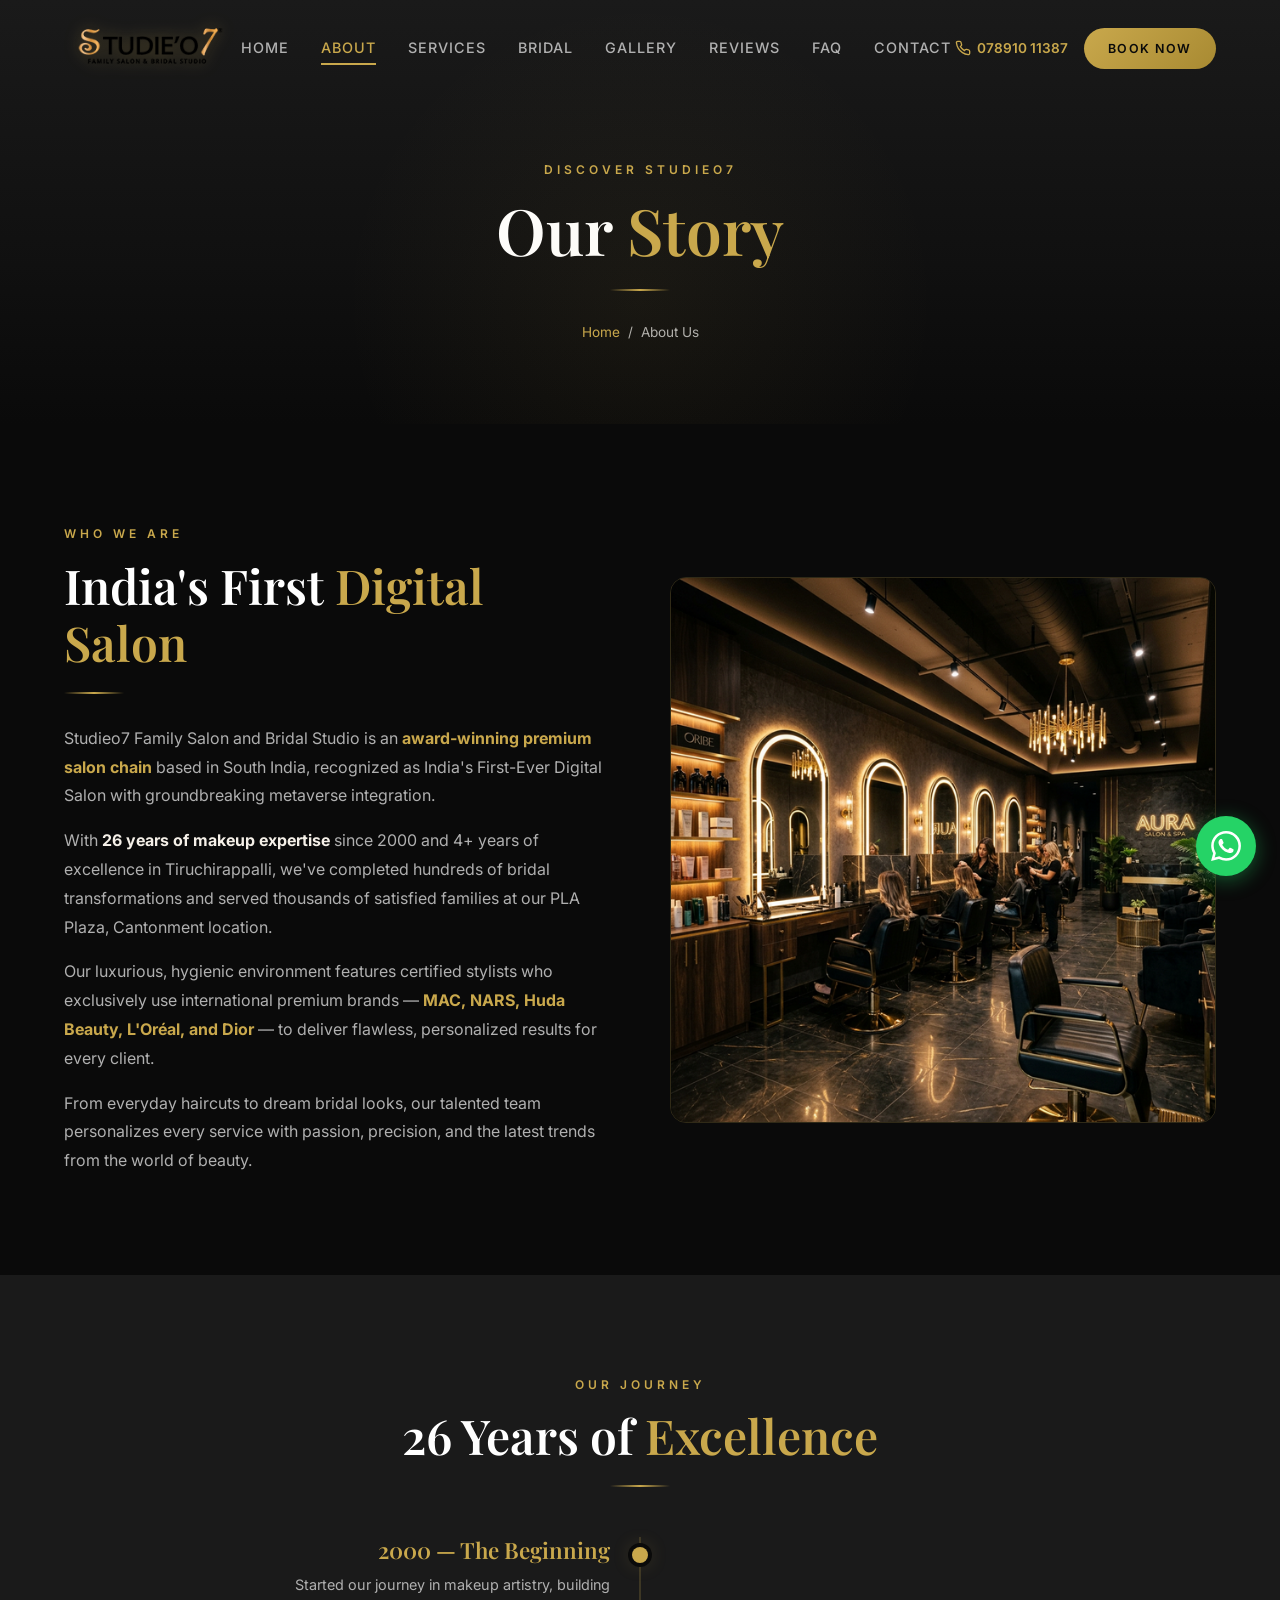
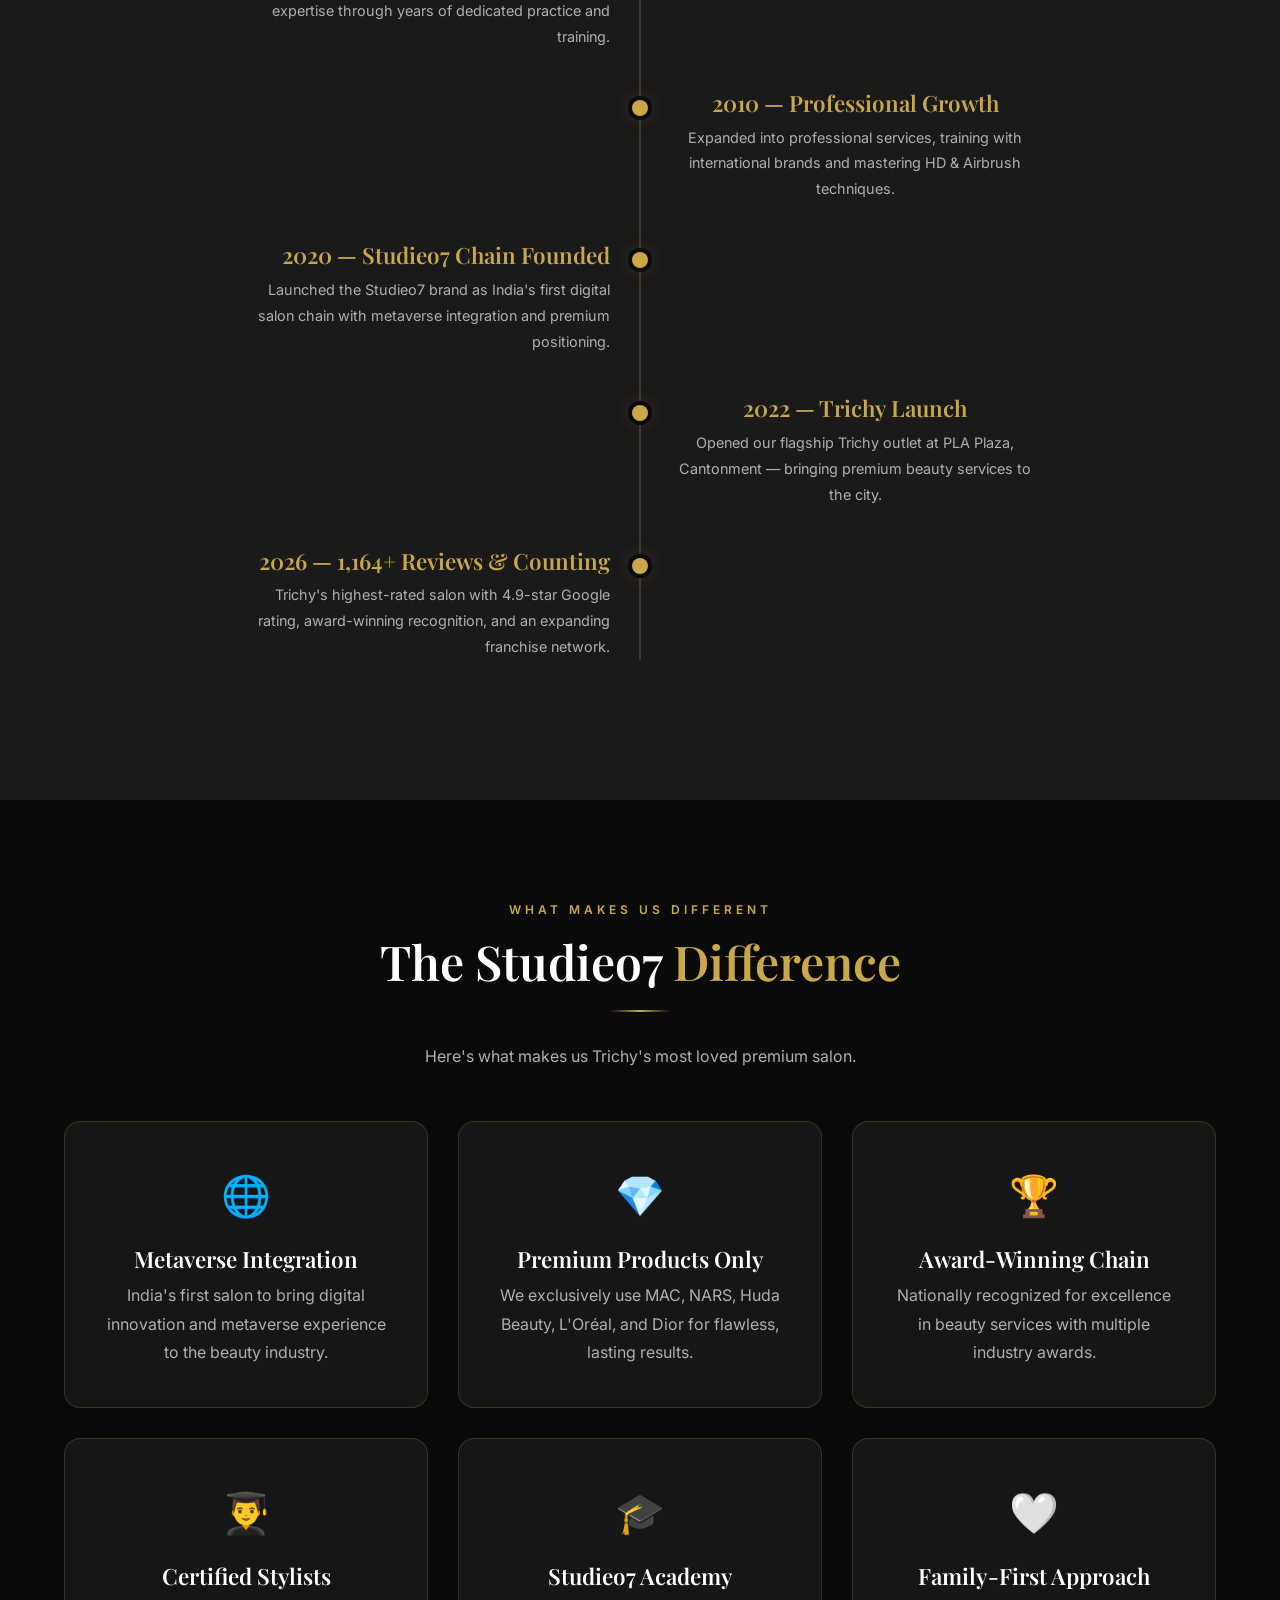
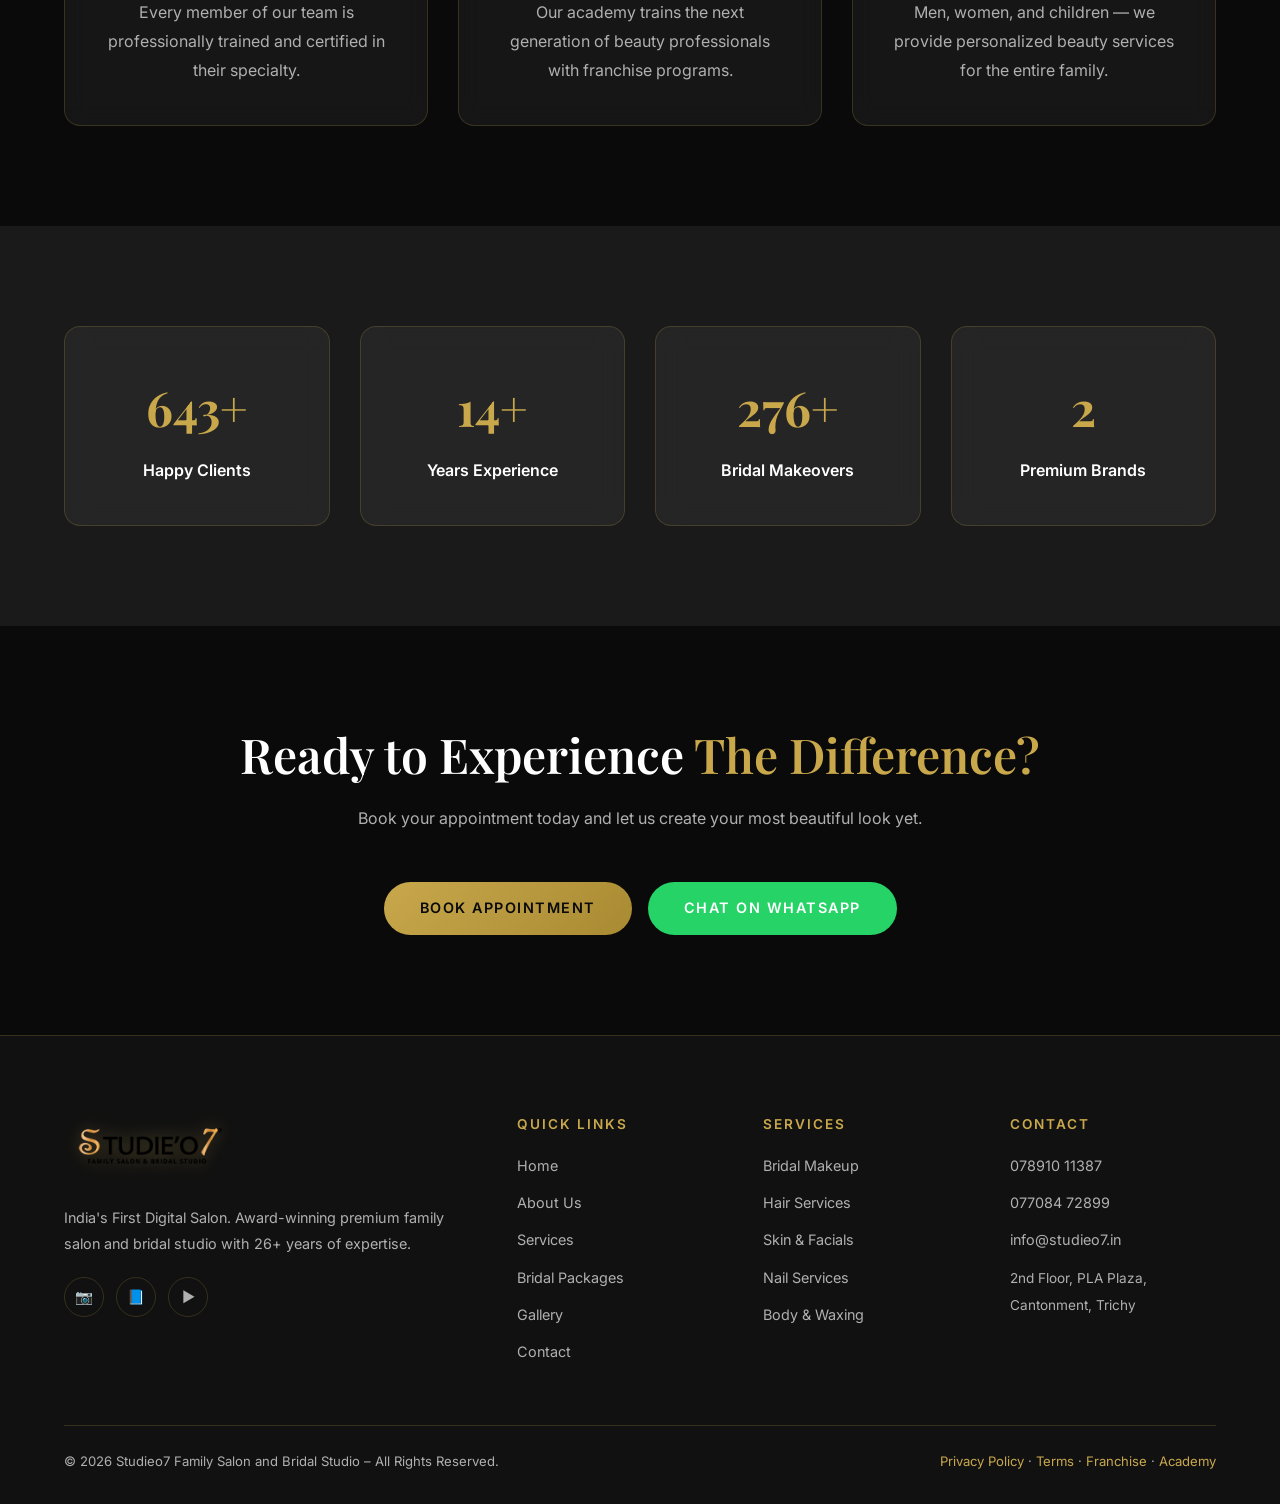
<file: about.html>
<!DOCTYPE html>
<html lang="en">

<head>
    <meta charset="UTF-8">
    <meta name="viewport" content="width=device-width, initial-scale=1.0">
    <title>About Us | Studieo7 Family Salon & Bridal Studio | Trichy</title>
    <meta name="description"
        content="Discover Studieo7 — India's First Digital Salon. 26 years of award-winning beauty expertise, metaverse integration, and certified bridal artistry in Trichy.">
    <meta name="keywords" content="About Studieo7, Best Salon Trichy, Digital Salon India, Award Winning Salon Trichy">
    <link rel="stylesheet" href="styles.css">
    <script type="application/ld+json">
  {"@context":"https://schema.org","@type":"BeautySalon","name":"Studieo7 Family Salon and Bridal Studio","url":"https://studieo7.in","telephone":["+917891011387","+917708472899"],"address":{"@type":"PostalAddress","streetAddress":"2nd Floor, PLA Plaza, Cantonment","addressLocality":"Tiruchirappalli","addressRegion":"Tamil Nadu","postalCode":"620001","addressCountry":"IN"},"aggregateRating":{"@type":"AggregateRating","ratingValue":"4.9","reviewCount":"1164"}}
  </script>
</head>

<body>

    <!-- Header -->
    <header class="header" id="header">
        <div class="container">
            <a href="index.html" class="logo"><img src="images/logo.png" alt="Studieo7 Family Salon &amp; Bridal Studio"></a>
            <nav class="nav-links" id="navLinks">
                <a href="index.html">Home</a>
                <a href="about.html" class="active">About</a>
                <a href="services.html">Services</a>
                <a href="bridal.html">Bridal</a>
                <a href="gallery.html">Gallery</a>
                <a href="testimonials.html">Reviews</a>
                <a href="faq.html">FAQ</a>
                <a href="contact.html">Contact</a>
            </nav>
            <div class="header-cta">
                <a href="tel:+917891011387" class="header-phone">
                    <svg viewBox="0 0 24 24" fill="none" stroke="currentColor" stroke-width="2">
                        <path
                            d="M22 16.92v3a2 2 0 01-2.18 2 19.79 19.79 0 01-8.63-3.07 19.5 19.5 0 01-6-6 19.79 19.79 0 01-3.07-8.67A2 2 0 014.11 2h3a2 2 0 012 1.72c.127.96.361 1.903.7 2.81a2 2 0 01-.45 2.11L8.09 9.91a16 16 0 006 6l1.27-1.27a2 2 0 012.11-.45c.907.339 1.85.573 2.81.7A2 2 0 0122 16.92z" />
                    </svg>
                    078910 11387
                </a>
                <a href="booking.html" class="btn btn-primary btn-shimmer"
                    style="padding:10px 24px; font-size:0.78rem;">Book Now</a>
            </div>
            <button class="hamburger" id="hamburger"
                aria-label="Toggle menu"><span></span><span></span><span></span></button>
        </div>
    </header>

    <!-- Page Header -->
    <section class="page-header">
        <div class="container">
            <span class="section-label">Discover Studieo7</span>
            <h1>Our <span style="color:var(--gold);">Story</span></h1>
            <div class="gold-divider"></div>
            <div class="breadcrumb">
                <a href="index.html">Home</a> <span>/</span> <span>About Us</span>
            </div>
        </div>
    </section>

    <!-- Brand Story -->
    <section class="section">
        <div class="container">
            <div class="grid grid-2" style="align-items:center; gap:60px;">
                <div class="reveal-left">
                    <span class="section-label">Who We Are</span>
                    <h2 class="section-title">India's First <span>Digital Salon</span></h2>
                    <div class="gold-divider" style="margin-left:0;"></div>
                    <p style="margin-bottom:16px;">Studieo7 Family Salon and Bridal Studio is an <strong
                            style="color:var(--gold);">award-winning premium salon chain</strong> based in South India,
                        recognized as India's First-Ever Digital Salon with groundbreaking metaverse integration.</p>
                    <p style="margin-bottom:16px;">With <strong style="color:var(--ivory);">26 years of makeup
                            expertise</strong> since 2000 and 4+ years of excellence in Tiruchirappalli, we've completed
                        hundreds of bridal transformations and served thousands of satisfied families at our PLA Plaza,
                        Cantonment location.</p>
                    <p style="margin-bottom:16px;">Our luxurious, hygienic environment features certified stylists who
                        exclusively use international premium brands — <strong style="color:var(--gold);">MAC, NARS,
                            Huda Beauty, L'Oréal, and Dior</strong> — to deliver flawless, personalized results for
                        every client.</p>
                    <p>From everyday haircuts to dream bridal looks, our talented team personalizes every service with
                        passion, precision, and the latest trends from the world of beauty.</p>
                </div>
                <div class="reveal-right">
                    <img src="images/salon-interior.png" alt="Studieo7 Premium Salon Interior"
                        style="border-radius:16px; border:1px solid var(--glass-border);">
                </div>
            </div>
        </div>
    </section>

    <!-- Our Journey Timeline -->
    <section class="section section-dark">
        <div class="container text-center">
            <span class="section-label reveal">Our Journey</span>
            <h2 class="section-title reveal">26 Years of <span>Excellence</span></h2>
            <div class="gold-divider reveal"></div>

            <div class="timeline reveal" style="margin-top:50px;">
                <div class="timeline-item">
                    <div class="timeline-dot"></div>
                    <div class="timeline-content">
                        <h4>2000 — The Beginning</h4>
                        <p>Started our journey in makeup artistry, building expertise through years of dedicated
                            practice and training.</p>
                    </div>
                </div>
                <div class="timeline-item">
                    <div class="timeline-dot"></div>
                    <div class="timeline-content">
                        <h4>2010 — Professional Growth</h4>
                        <p>Expanded into professional services, training with international brands and mastering HD &
                            Airbrush techniques.</p>
                    </div>
                </div>
                <div class="timeline-item">
                    <div class="timeline-dot"></div>
                    <div class="timeline-content">
                        <h4>2020 — Studieo7 Chain Founded</h4>
                        <p>Launched the Studieo7 brand as India's first digital salon chain with metaverse integration
                            and premium positioning.</p>
                    </div>
                </div>
                <div class="timeline-item">
                    <div class="timeline-dot"></div>
                    <div class="timeline-content">
                        <h4>2022 — Trichy Launch</h4>
                        <p>Opened our flagship Trichy outlet at PLA Plaza, Cantonment — bringing premium beauty services
                            to the city.</p>
                    </div>
                </div>
                <div class="timeline-item">
                    <div class="timeline-dot"></div>
                    <div class="timeline-content">
                        <h4>2026 — 1,164+ Reviews & Counting</h4>
                        <p>Trichy's highest-rated salon with 4.9-star Google rating, award-winning recognition, and an
                            expanding franchise network.</p>
                    </div>
                </div>
            </div>
        </div>
    </section>

    <!-- What Sets Us Apart -->
    <section class="section">
        <div class="container text-center">
            <span class="section-label reveal">What Makes Us Different</span>
            <h2 class="section-title reveal">The Studieo7 <span>Difference</span></h2>
            <div class="gold-divider reveal"></div>
            <p class="section-subtitle reveal">Here's what makes us Trichy's most loved premium salon.</p>

            <div class="grid grid-3 stagger-children reveal" style="margin-top:40px;">
                <div class="glass-card text-center">
                    <div style="font-size:2.5rem; margin-bottom:16px;">🌐</div>
                    <h4>Metaverse Integration</h4>
                    <p style="margin-top:8px;">India's first salon to bring digital innovation and metaverse experience
                        to the beauty industry.</p>
                </div>
                <div class="glass-card text-center">
                    <div style="font-size:2.5rem; margin-bottom:16px;">💎</div>
                    <h4>Premium Products Only</h4>
                    <p style="margin-top:8px;">We exclusively use MAC, NARS, Huda Beauty, L'Oréal, and Dior for
                        flawless, lasting results.</p>
                </div>
                <div class="glass-card text-center">
                    <div style="font-size:2.5rem; margin-bottom:16px;">🏆</div>
                    <h4>Award-Winning Chain</h4>
                    <p style="margin-top:8px;">Nationally recognized for excellence in beauty services with multiple
                        industry awards.</p>
                </div>
                <div class="glass-card text-center">
                    <div style="font-size:2.5rem; margin-bottom:16px;">👨‍🎓</div>
                    <h4>Certified Stylists</h4>
                    <p style="margin-top:8px;">Every member of our team is professionally trained and certified in their
                        specialty.</p>
                </div>
                <div class="glass-card text-center">
                    <div style="font-size:2.5rem; margin-bottom:16px;">🎓</div>
                    <h4>Studieo7 Academy</h4>
                    <p style="margin-top:8px;">Our academy trains the next generation of beauty professionals with
                        franchise programs.</p>
                </div>
                <div class="glass-card text-center">
                    <div style="font-size:2.5rem; margin-bottom:16px;">🤍</div>
                    <h4>Family-First Approach</h4>
                    <p style="margin-top:8px;">Men, women, and children — we provide personalized beauty services for
                        the entire family.</p>
                </div>
            </div>
        </div>
    </section>

    <!-- Trust Stats -->
    <section class="section section-dark">
        <div class="container">
            <div class="grid grid-4 text-center reveal">
                <div class="glass-card">
                    <span
                        style="display:block; font-family:var(--font-heading); font-size:3rem; font-weight:700; color:var(--gold);"
                        data-count="1164" data-suffix="+">0</span>
                    <p style="margin-top:8px; font-weight:600; color:var(--white);">Happy Clients</p>
                </div>
                <div class="glass-card">
                    <span
                        style="display:block; font-family:var(--font-heading); font-size:3rem; font-weight:700; color:var(--gold);"
                        data-count="26" data-suffix="+">0</span>
                    <p style="margin-top:8px; font-weight:600; color:var(--white);">Years Experience</p>
                </div>
                <div class="glass-card">
                    <span
                        style="display:block; font-family:var(--font-heading); font-size:3rem; font-weight:700; color:var(--gold);"
                        data-count="500" data-suffix="+">0</span>
                    <p style="margin-top:8px; font-weight:600; color:var(--white);">Bridal Makeovers</p>
                </div>
                <div class="glass-card">
                    <span
                        style="display:block; font-family:var(--font-heading); font-size:3rem; font-weight:700; color:var(--gold);"
                        data-count="5" data-suffix="">0</span>
                    <p style="margin-top:8px; font-weight:600; color:var(--white);">Premium Brands</p>
                </div>
            </div>
        </div>
    </section>

    <!-- CTA -->
    <section class="section text-center">
        <div class="container reveal">
            <h2 class="section-title">Ready to Experience <span>The Difference?</span></h2>
            <p class="section-subtitle">Book your appointment today and let us create your most beautiful look yet.</p>
            <div style="display:flex; gap:16px; justify-content:center; flex-wrap:wrap;">
                <a href="booking.html" class="btn btn-primary btn-shimmer">Book Appointment</a>
                <a href="https://wa.me/917891011387?text=Hi%20Studieo7!%20I%20would%20like%20to%20know%20more%20about%20your%20services."
                    target="_blank" class="btn btn-whatsapp">Chat on WhatsApp</a>
            </div>
        </div>
    </section>

    <!-- Footer -->
    <footer class="footer">
        <div class="container">
            <div class="footer-grid">
                <div class="footer-brand">
                    <a href="index.html" class="logo"><img src="images/logo.png" alt="Studieo7 Family Salon &amp; Bridal Studio"></a>
                    <p>India's First Digital Salon. Award-winning premium family salon and bridal studio with 26+ years
                        of expertise.</p>
                    <div class="footer-social">
                        <a href="https://www.instagram.com/studieo7_trichy/" target="_blank" class="social-icon">📷</a>
                        <a href="https://www.facebook.com/studieo7" target="_blank" class="social-icon">📘</a>
                        <a href="https://www.youtube.com/channel/UCle0jqQdTvtz8UsgdxM7Ddg" target="_blank"
                            class="social-icon">▶️</a>
                    </div>
                </div>
                <div>
                    <h4>Quick Links</h4>
                    <ul class="footer-links">
                        <li><a href="index.html">Home</a></li>
                        <li><a href="about.html">About Us</a></li>
                        <li><a href="services.html">Services</a></li>
                        <li><a href="bridal.html">Bridal Packages</a></li>
                        <li><a href="gallery.html">Gallery</a></li>
                        <li><a href="contact.html">Contact</a></li>
                    </ul>
                </div>
                <div>
                    <h4>Services</h4>
                    <ul class="footer-links">
                        <li><a href="bridal.html">Bridal Makeup</a></li>
                        <li><a href="services.html">Hair Services</a></li>
                        <li><a href="services.html">Skin & Facials</a></li>
                        <li><a href="services.html">Nail Services</a></li>
                        <li><a href="services.html">Body & Waxing</a></li>
                    </ul>
                </div>
                <div>
                    <h4>Contact</h4>
                    <ul class="footer-links">
                        <li><a href="tel:+917891011387">078910 11387</a></li>
                        <li><a href="tel:+917708472899">077084 72899</a></li>
                        <li><a href="mailto:info@studieo7.in">info@studieo7.in</a></li>
                        <li><span style="color:var(--text-muted);font-size:0.85rem;">2nd Floor, PLA Plaza, Cantonment,
                                Trichy</span></li>
                    </ul>
                </div>
            </div>
            <div class="footer-bottom">
                <p>© 2026 Studieo7 Family Salon and Bridal Studio – All Rights Reserved.</p>
                <p><a href="#">Privacy Policy</a> · <a href="#">Terms</a> · <a href="#">Franchise</a> · <a
                        href="#">Academy</a></p>
            </div>
        </div>
    </footer>

    <!-- Floating WhatsApp -->
    <a href="https://wa.me/917891011387?text=Hi%20Studieo7!%20I%20would%20like%20to%20book%20an%20appointment."
        target="_blank" class="whatsapp-float whatsapp-link" aria-label="WhatsApp">
        <svg viewBox="0 0 24 24" fill="#fff">
            <path
                d="M17.472 14.382c-.297-.149-1.758-.867-2.03-.967-.273-.099-.471-.148-.67.15-.197.297-.767.966-.94 1.164-.173.199-.347.223-.644.075-.297-.15-1.255-.463-2.39-1.475-.883-.788-1.48-1.761-1.653-2.059-.173-.297-.018-.458.13-.606.134-.133.298-.347.446-.52.149-.174.198-.298.298-.497.099-.198.05-.371-.025-.52-.075-.149-.669-1.612-.916-2.207-.242-.579-.487-.5-.669-.51-.173-.008-.371-.01-.57-.01-.198 0-.52.074-.792.372-.272.297-1.04 1.016-1.04 2.479 0 1.462 1.065 2.875 1.213 3.074.149.198 2.096 3.2 5.077 4.487.709.306 1.262.489 1.694.625.712.227 1.36.195 1.871.118.571-.085 1.758-.719 2.006-1.413.248-.694.248-1.289.173-1.413-.074-.124-.272-.198-.57-.347m-5.421 7.403h-.004a9.87 9.87 0 01-5.031-1.378l-.361-.214-3.741.982.998-3.648-.235-.374a9.86 9.86 0 01-1.51-5.26c.001-5.45 4.436-9.884 9.888-9.884 2.64 0 5.122 1.03 6.988 2.898a9.825 9.825 0 012.893 6.994c-.003 5.45-4.437 9.884-9.885 9.884m8.413-18.297A11.815 11.815 0 0012.05 0C5.495 0 .16 5.335.157 11.892c0 2.096.547 4.142 1.588 5.945L.057 24l6.305-1.654a11.882 11.882 0 005.683 1.448h.005c6.554 0 11.89-5.335 11.893-11.893a11.821 11.821 0 00-3.48-8.413z" />
        </svg>
    </a>

    <div class="mobile-bottom-bar">
        <div class="bar-inner">
            <a href="tel:+917891011387" class="btn btn-secondary" style="border-color:var(--gold);">📞 Call</a>
            <a href="https://wa.me/917891011387" target="_blank" class="btn btn-whatsapp">💬 WhatsApp</a>
            <a href="booking.html" class="btn btn-primary">Book Now</a>
        </div>
    </div>

    <script src="main.js"></script>
</body>

</html>
</file>
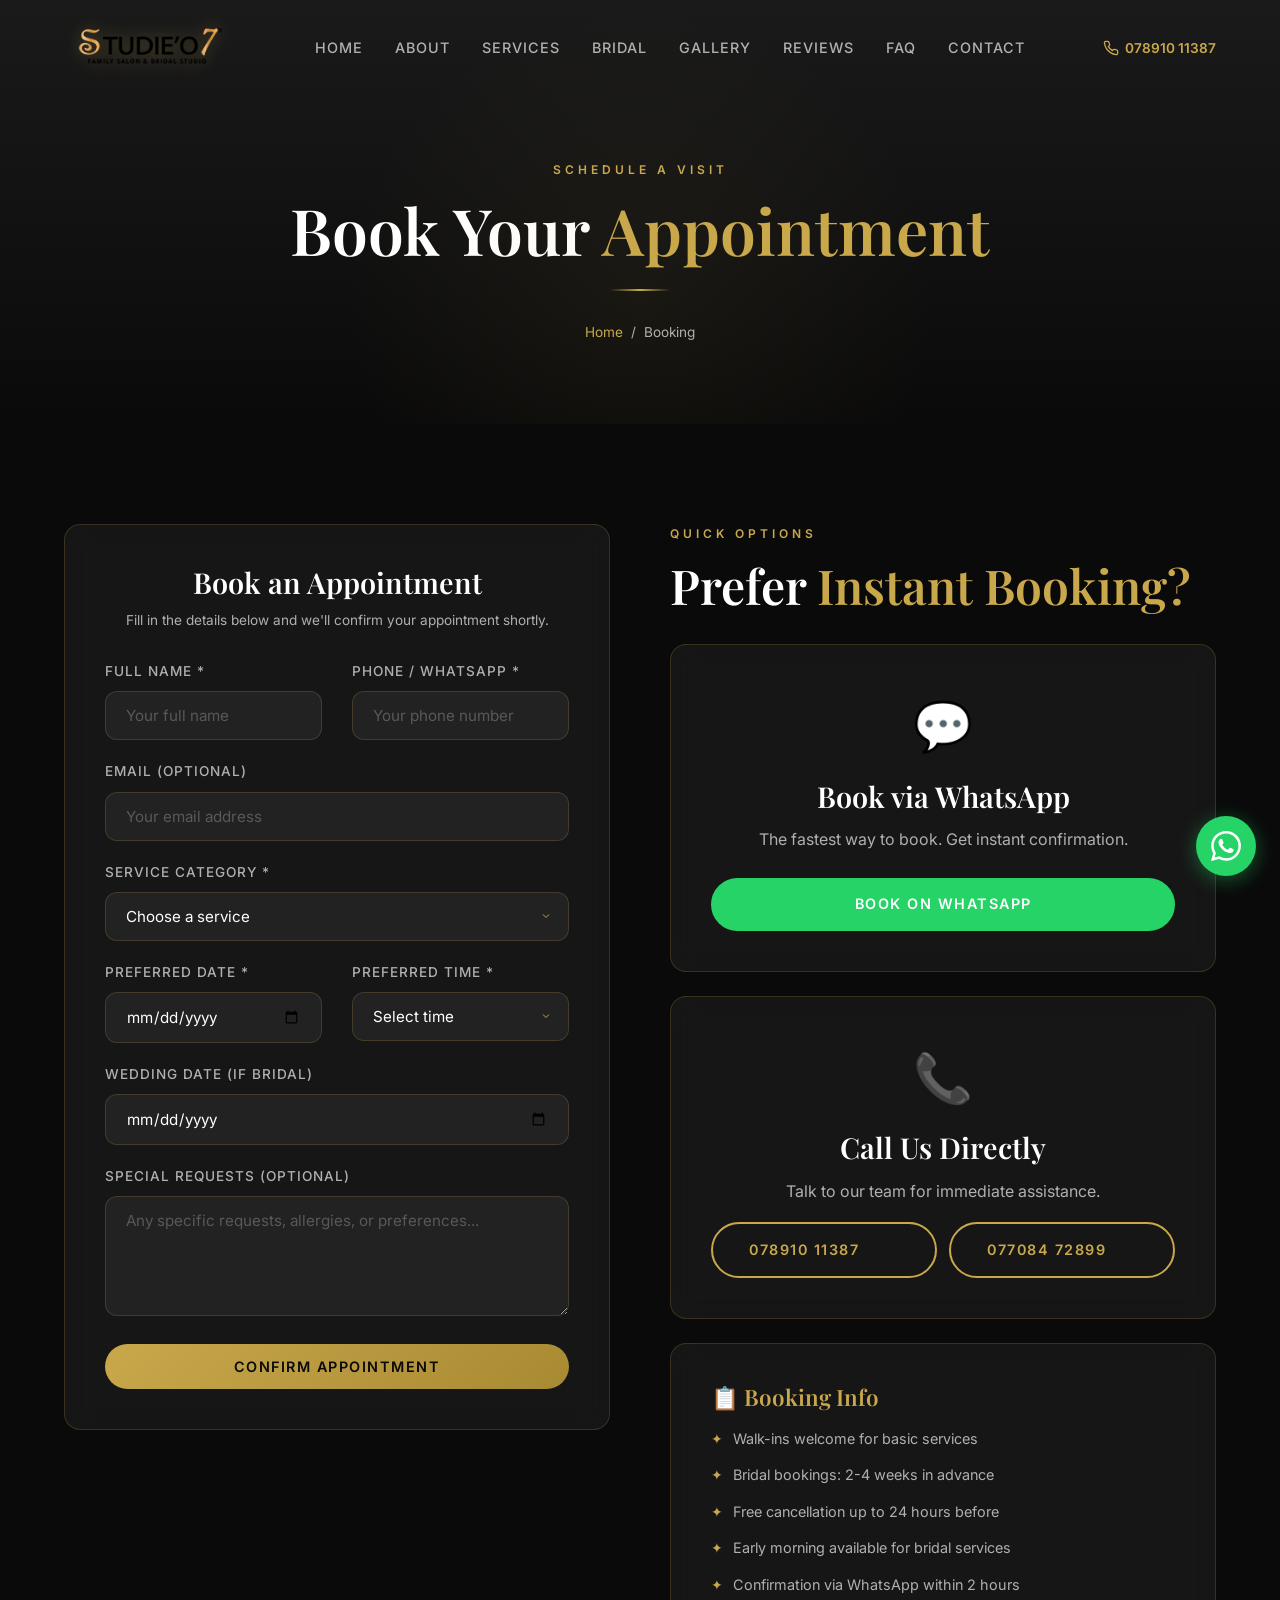
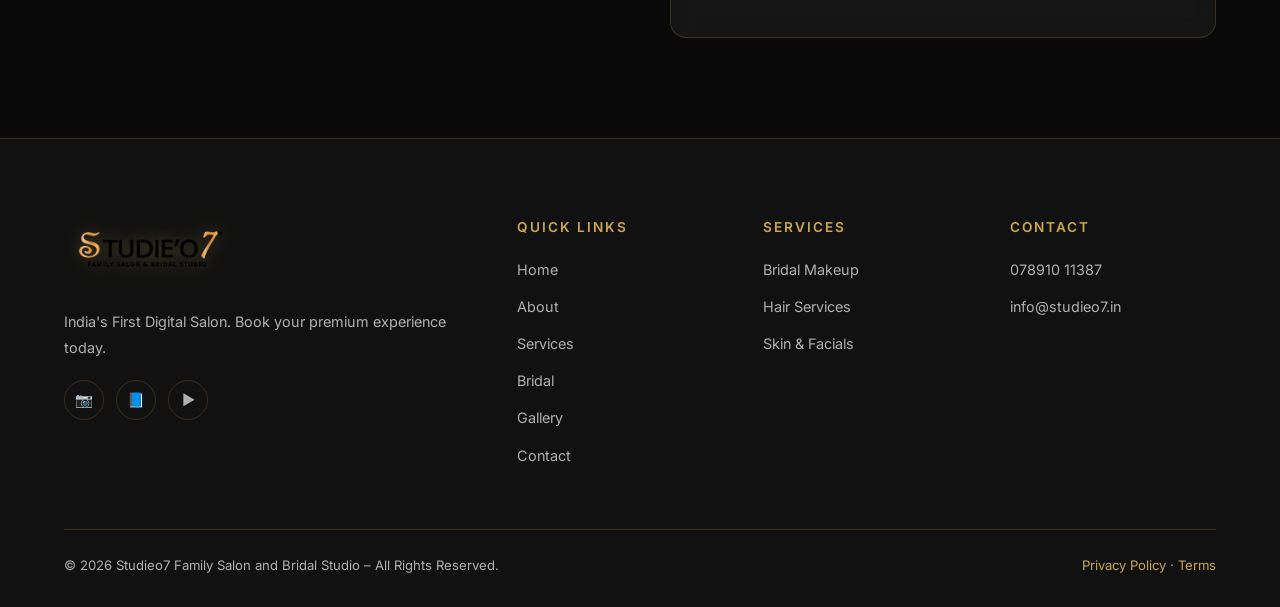
<file: booking.html>
<!DOCTYPE html>
<html lang="en">

<head>
    <meta charset="UTF-8">
    <meta name="viewport" content="width=device-width, initial-scale=1.0">
    <title>Book Appointment | Studieo7 Family Salon & Bridal Studio | Trichy</title>
    <meta name="description"
        content="Book your appointment at Studieo7 Trichy. Choose your service, select your preferred date and time, and get instant confirmation via WhatsApp.">
    <link rel="stylesheet" href="styles.css">
</head>

<body>

    <header class="header" id="header">
        <div class="container">
            <a href="index.html" class="logo"><img src="images/logo.png" alt="Studieo7 Family Salon &amp; Bridal Studio"></a>
            <nav class="nav-links" id="navLinks">
                <a href="index.html">Home</a><a href="about.html">About</a><a href="services.html">Services</a>
                <a href="bridal.html">Bridal</a><a href="gallery.html">Gallery</a>
                <a href="testimonials.html">Reviews</a><a href="faq.html">FAQ</a><a href="contact.html">Contact</a>
            </nav>
            <div class="header-cta">
                <a href="tel:+917891011387" class="header-phone"><svg viewBox="0 0 24 24" fill="none"
                        stroke="currentColor" stroke-width="2">
                        <path
                            d="M22 16.92v3a2 2 0 01-2.18 2 19.79 19.79 0 01-8.63-3.07 19.5 19.5 0 01-6-6 19.79 19.79 0 01-3.07-8.67A2 2 0 014.11 2h3a2 2 0 012 1.72c.127.96.361 1.903.7 2.81a2 2 0 01-.45 2.11L8.09 9.91a16 16 0 006 6l1.27-1.27a2 2 0 012.11-.45c.907.339 1.85.573 2.81.7A2 2 0 0122 16.92z" />
                    </svg> 078910 11387</a>
            </div>
            <button class="hamburger" id="hamburger"
                aria-label="Toggle menu"><span></span><span></span><span></span></button>
        </div>
    </header>

    <section class="page-header">
        <div class="container">
            <span class="section-label">Schedule a Visit</span>
            <h1>Book Your <span style="color:var(--gold);">Appointment</span></h1>
            <div class="gold-divider"></div>
            <div class="breadcrumb"><a href="index.html">Home</a><span>/</span><span>Booking</span></div>
        </div>
    </section>

    <!-- Booking Section -->
    <section class="section">
        <div class="container">
            <div class="grid grid-2" style="gap:60px; align-items:start;">

                <!-- Booking Form -->
                <div class="reveal-left">
                    <div class="glass-card">
                        <h3 style="text-align:center; margin-bottom:8px;">Book an Appointment</h3>
                        <p style="text-align:center; font-size:0.85rem; margin-bottom:28px;">Fill in the details below
                            and we'll confirm your appointment shortly.</p>

                        <form data-validate id="bookingForm">
                            <div class="grid grid-2">
                                <div class="form-group">
                                    <label for="book-name">Full Name *</label>
                                    <input type="text" id="book-name" class="form-control" placeholder="Your full name"
                                        required>
                                    <span class="form-error">Please enter your name</span>
                                </div>
                                <div class="form-group">
                                    <label for="book-phone">Phone / WhatsApp *</label>
                                    <input type="tel" id="book-phone" class="form-control"
                                        placeholder="Your phone number" required>
                                    <span class="form-error">Please enter a valid phone number</span>
                                </div>
                            </div>

                            <div class="form-group">
                                <label for="book-email">Email (Optional)</label>
                                <input type="email" id="book-email" class="form-control"
                                    placeholder="Your email address">
                                <span class="form-error">Please enter a valid email</span>
                            </div>

                            <div class="form-group">
                                <label for="book-service">Service Category *</label>
                                <select id="book-service" class="form-control" required>
                                    <option value="">Choose a service</option>
                                    <option value="bridal-regular">Bridal Makeup — Regular (₹10,000)</option>
                                    <option value="bridal-hd">Bridal Makeup — HD (₹15,000)</option>
                                    <option value="bridal-airbrush">Bridal Makeup — Airbrush (₹25,000)</option>
                                    <option value="guest-makeup">Guest Makeup (₹5,000)</option>
                                    <option value="pre-bridal">Pre-Bridal Package</option>
                                    <option value="haircut">Haircut & Styling</option>
                                    <option value="hair-color">Hair Coloring / Highlights</option>
                                    <option value="keratin">Keratin Treatment</option>
                                    <option value="botosmooth">BotoSmooth Treatment</option>
                                    <option value="hair-spa">Hair Spa / Perming</option>
                                    <option value="facial">Facial Treatment</option>
                                    <option value="bridal-facial">Bridal Facial & Detan</option>
                                    <option value="manicure">Manicure / Pedicure</option>
                                    <option value="nail-art">Nail Art / Gel Polish</option>
                                    <option value="waxing">Full Body Waxing</option>
                                    <option value="body-massage">Body Massage</option>
                                    <option value="body-polish">Body Polish & Spa</option>
                                    <option value="other">Other / Multiple Services</option>
                                </select>
                                <span class="form-error">Please select a service</span>
                            </div>

                            <div class="grid grid-2">
                                <div class="form-group">
                                    <label for="book-date">Preferred Date *</label>
                                    <input type="date" id="book-date" class="form-control" required>
                                    <span class="form-error">Please select a date</span>
                                </div>
                                <div class="form-group">
                                    <label for="book-time">Preferred Time *</label>
                                    <select id="book-time" class="form-control" required>
                                        <option value="">Select time</option>
                                        <option value="10:00 AM">10:00 AM</option>
                                        <option value="10:30 AM">10:30 AM</option>
                                        <option value="11:00 AM">11:00 AM</option>
                                        <option value="11:30 AM">11:30 AM</option>
                                        <option value="12:00 PM">12:00 PM</option>
                                        <option value="12:30 PM">12:30 PM</option>
                                        <option value="1:00 PM">1:00 PM</option>
                                        <option value="1:30 PM">1:30 PM</option>
                                        <option value="2:00 PM">2:00 PM</option>
                                        <option value="2:30 PM">2:30 PM</option>
                                        <option value="3:00 PM">3:00 PM</option>
                                        <option value="3:30 PM">3:30 PM</option>
                                        <option value="4:00 PM">4:00 PM</option>
                                        <option value="4:30 PM">4:30 PM</option>
                                        <option value="5:00 PM">5:00 PM</option>
                                        <option value="5:30 PM">5:30 PM</option>
                                        <option value="6:00 PM">6:00 PM</option>
                                        <option value="6:30 PM">6:30 PM</option>
                                        <option value="7:00 PM">7:00 PM</option>
                                    </select>
                                    <span class="form-error">Please select a time</span>
                                </div>
                            </div>

                            <div class="form-group">
                                <label for="book-wedding-date">Wedding Date (if bridal)</label>
                                <input type="date" id="book-wedding-date" class="form-control">
                            </div>

                            <div class="form-group">
                                <label for="book-notes">Special Requests (Optional)</label>
                                <textarea id="book-notes" class="form-control"
                                    placeholder="Any specific requests, allergies, or preferences..."></textarea>
                            </div>

                            <button type="submit" class="btn btn-primary btn-shimmer"
                                style="width:100%; justify-content:center;">Confirm Appointment</button>
                        </form>
                    </div>
                </div>

                <!-- Booking Info -->
                <div class="reveal-right">
                    <span class="section-label">Quick Options</span>
                    <h2 class="section-title" style="margin-bottom:30px;">Prefer <span>Instant Booking?</span></h2>

                    <!-- WhatsApp CTA -->
                    <div class="glass-card" style="text-align:center; margin-bottom:24px;">
                        <div style="font-size:3rem; margin-bottom:12px;">💬</div>
                        <h3>Book via WhatsApp</h3>
                        <p style="margin:12px 0 24px;">The fastest way to book. Get instant confirmation.</p>
                        <a href="https://wa.me/917891011387?text=Hi%20Studieo7!%20I%20would%20like%20to%20book%20an%20appointment.%20Please%20help%20me%20schedule."
                            target="_blank" class="btn btn-whatsapp btn-shimmer"
                            style="width:100%; justify-content:center;">Book on WhatsApp</a>
                    </div>

                    <!-- Call CTA -->
                    <div class="glass-card" style="text-align:center; margin-bottom:24px;">
                        <div style="font-size:3rem; margin-bottom:12px;">📞</div>
                        <h3>Call Us Directly</h3>
                        <p style="margin:12px 0;">Talk to our team for immediate assistance.</p>
                        <div style="display:flex; gap:12px; justify-content:center; flex-wrap:wrap; margin-top:16px;">
                            <a href="tel:+917891011387" class="btn btn-secondary" style="flex:1;">078910 11387</a>
                            <a href="tel:+917708472899" class="btn btn-secondary" style="flex:1;">077084 72899</a>
                        </div>
                    </div>

                    <!-- Info -->
                    <div class="glass-card">
                        <h4 style="margin-bottom:16px; color:var(--gold);">📋 Booking Info</h4>
                        <ul style="display:flex; flex-direction:column; gap:12px;">
                            <li
                                style="display:flex; align-items:flex-start; gap:10px; color:var(--text-muted); font-size:0.9rem;">
                                <span style="color:var(--gold); flex-shrink:0;">✦</span> Walk-ins welcome for basic
                                services
                            </li>
                            <li
                                style="display:flex; align-items:flex-start; gap:10px; color:var(--text-muted); font-size:0.9rem;">
                                <span style="color:var(--gold); flex-shrink:0;">✦</span> Bridal bookings: 2-4 weeks in
                                advance
                            </li>
                            <li
                                style="display:flex; align-items:flex-start; gap:10px; color:var(--text-muted); font-size:0.9rem;">
                                <span style="color:var(--gold); flex-shrink:0;">✦</span> Free cancellation up to 24
                                hours before
                            </li>
                            <li
                                style="display:flex; align-items:flex-start; gap:10px; color:var(--text-muted); font-size:0.9rem;">
                                <span style="color:var(--gold); flex-shrink:0;">✦</span> Early morning available for
                                bridal services
                            </li>
                            <li
                                style="display:flex; align-items:flex-start; gap:10px; color:var(--text-muted); font-size:0.9rem;">
                                <span style="color:var(--gold); flex-shrink:0;">✦</span> Confirmation via WhatsApp
                                within 2 hours
                            </li>
                        </ul>
                    </div>
                </div>
            </div>
        </div>
    </section>

    <footer class="footer">
        <div class="container">
            <div class="footer-grid">
                <div class="footer-brand"><a href="index.html" class="logo"><img src="images/logo.png" alt="Studieo7 Family Salon &amp; Bridal Studio"></a>
                    <p>India's First Digital Salon. Book your premium experience today.</p>
                    <div class="footer-social"><a href="https://www.instagram.com/studieo7_trichy/" target="_blank"
                            class="social-icon">📷</a><a href="https://www.facebook.com/studieo7" target="_blank"
                            class="social-icon">📘</a><a href="https://www.youtube.com/channel/UCle0jqQdTvtz8UsgdxM7Ddg"
                            target="_blank" class="social-icon">▶️</a></div>
                </div>
                <div>
                    <h4>Quick Links</h4>
                    <ul class="footer-links">
                        <li><a href="index.html">Home</a></li>
                        <li><a href="about.html">About</a></li>
                        <li><a href="services.html">Services</a></li>
                        <li><a href="bridal.html">Bridal</a></li>
                        <li><a href="gallery.html">Gallery</a></li>
                        <li><a href="contact.html">Contact</a></li>
                    </ul>
                </div>
                <div>
                    <h4>Services</h4>
                    <ul class="footer-links">
                        <li><a href="bridal.html">Bridal Makeup</a></li>
                        <li><a href="services.html">Hair Services</a></li>
                        <li><a href="services.html">Skin & Facials</a></li>
                    </ul>
                </div>
                <div>
                    <h4>Contact</h4>
                    <ul class="footer-links">
                        <li><a href="tel:+917891011387">078910 11387</a></li>
                        <li><a href="mailto:info@studieo7.in">info@studieo7.in</a></li>
                    </ul>
                </div>
            </div>
            <div class="footer-bottom">
                <p>© 2026 Studieo7 Family Salon and Bridal Studio – All Rights Reserved.</p>
                <p><a href="#">Privacy Policy</a> · <a href="#">Terms</a></p>
            </div>
        </div>
    </footer>

    <a href="https://wa.me/917891011387" target="_blank" class="whatsapp-float whatsapp-link" aria-label="WhatsApp"><svg
            viewBox="0 0 24 24" fill="#fff">
            <path
                d="M17.472 14.382c-.297-.149-1.758-.867-2.03-.967-.273-.099-.471-.148-.67.15-.197.297-.767.966-.94 1.164-.173.199-.347.223-.644.075-.297-.15-1.255-.463-2.39-1.475-.883-.788-1.48-1.761-1.653-2.059-.173-.297-.018-.458.13-.606.134-.133.298-.347.446-.52.149-.174.198-.298.298-.497.099-.198.05-.371-.025-.52-.075-.149-.669-1.612-.916-2.207-.242-.579-.487-.5-.669-.51-.173-.008-.371-.01-.57-.01-.198 0-.52.074-.792.372-.272.297-1.04 1.016-1.04 2.479 0 1.462 1.065 2.875 1.213 3.074.149.198 2.096 3.2 5.077 4.487.709.306 1.262.489 1.694.625.712.227 1.36.195 1.871.118.571-.085 1.758-.719 2.006-1.413.248-.694.248-1.289.173-1.413-.074-.124-.272-.198-.57-.347m-5.421 7.403h-.004a9.87 9.87 0 01-5.031-1.378l-.361-.214-3.741.982.998-3.648-.235-.374a9.86 9.86 0 01-1.51-5.26c.001-5.45 4.436-9.884 9.888-9.884 2.64 0 5.122 1.03 6.988 2.898a9.825 9.825 0 012.893 6.994c-.003 5.45-4.437 9.884-9.885 9.884m8.413-18.297A11.815 11.815 0 0012.05 0C5.495 0 .16 5.335.157 11.892c0 2.096.547 4.142 1.588 5.945L.057 24l6.305-1.654a11.882 11.882 0 005.683 1.448h.005c6.554 0 11.89-5.335 11.893-11.893a11.821 11.821 0 00-3.48-8.413z" />
        </svg></a>
    <div class="mobile-bottom-bar">
        <div class="bar-inner"><a href="tel:+917891011387" class="btn btn-secondary"
                style="border-color:var(--gold);">📞 Call</a><a href="https://wa.me/917891011387" target="_blank"
                class="btn btn-whatsapp">💬 WhatsApp</a></div>
    </div>

    <div class="success-modal">
        <div class="success-content">
            <div class="success-icon">✓</div>
            <h3>Booking Submitted!</h3>
            <p style="margin-top:12px;">Your appointment request has been received. We'll confirm via WhatsApp within 2
                hours.</p>
        </div>
    </div>

    <script src="main.js"></script>
</body>

</html>
</file>
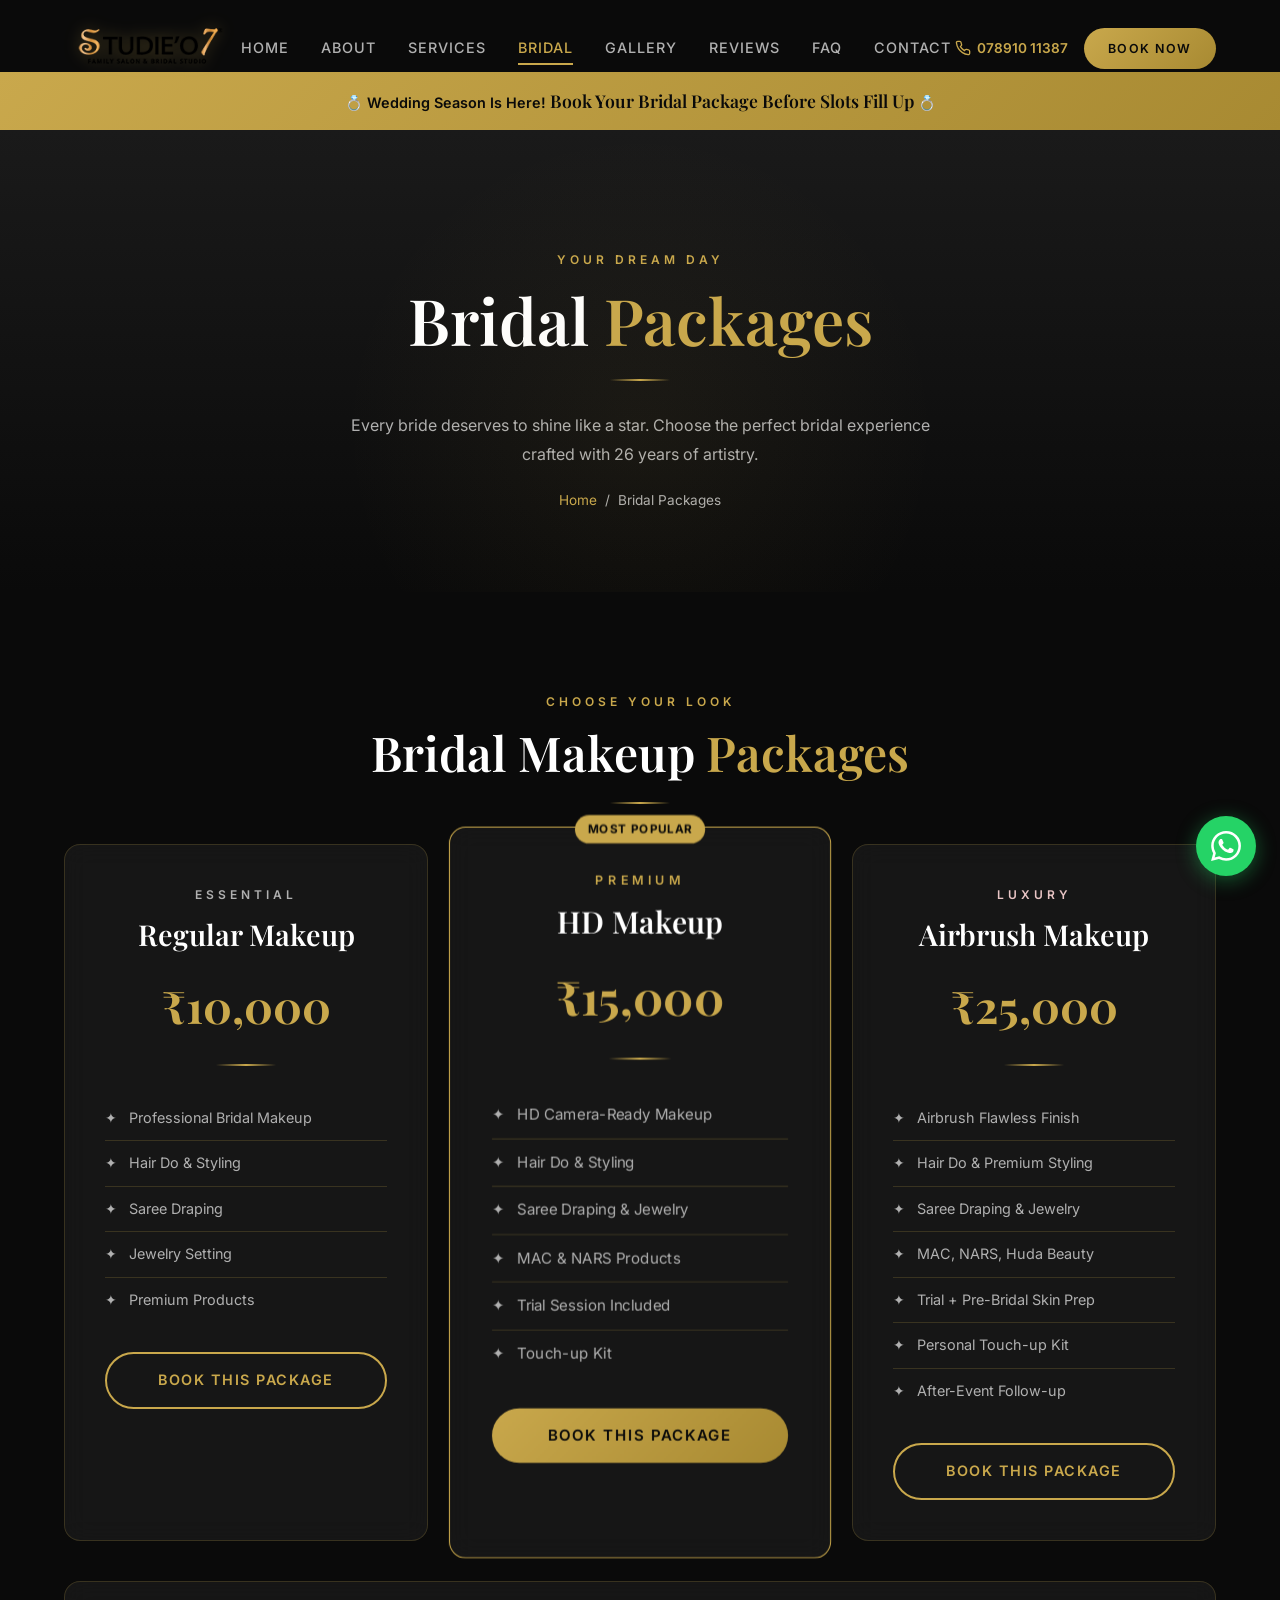
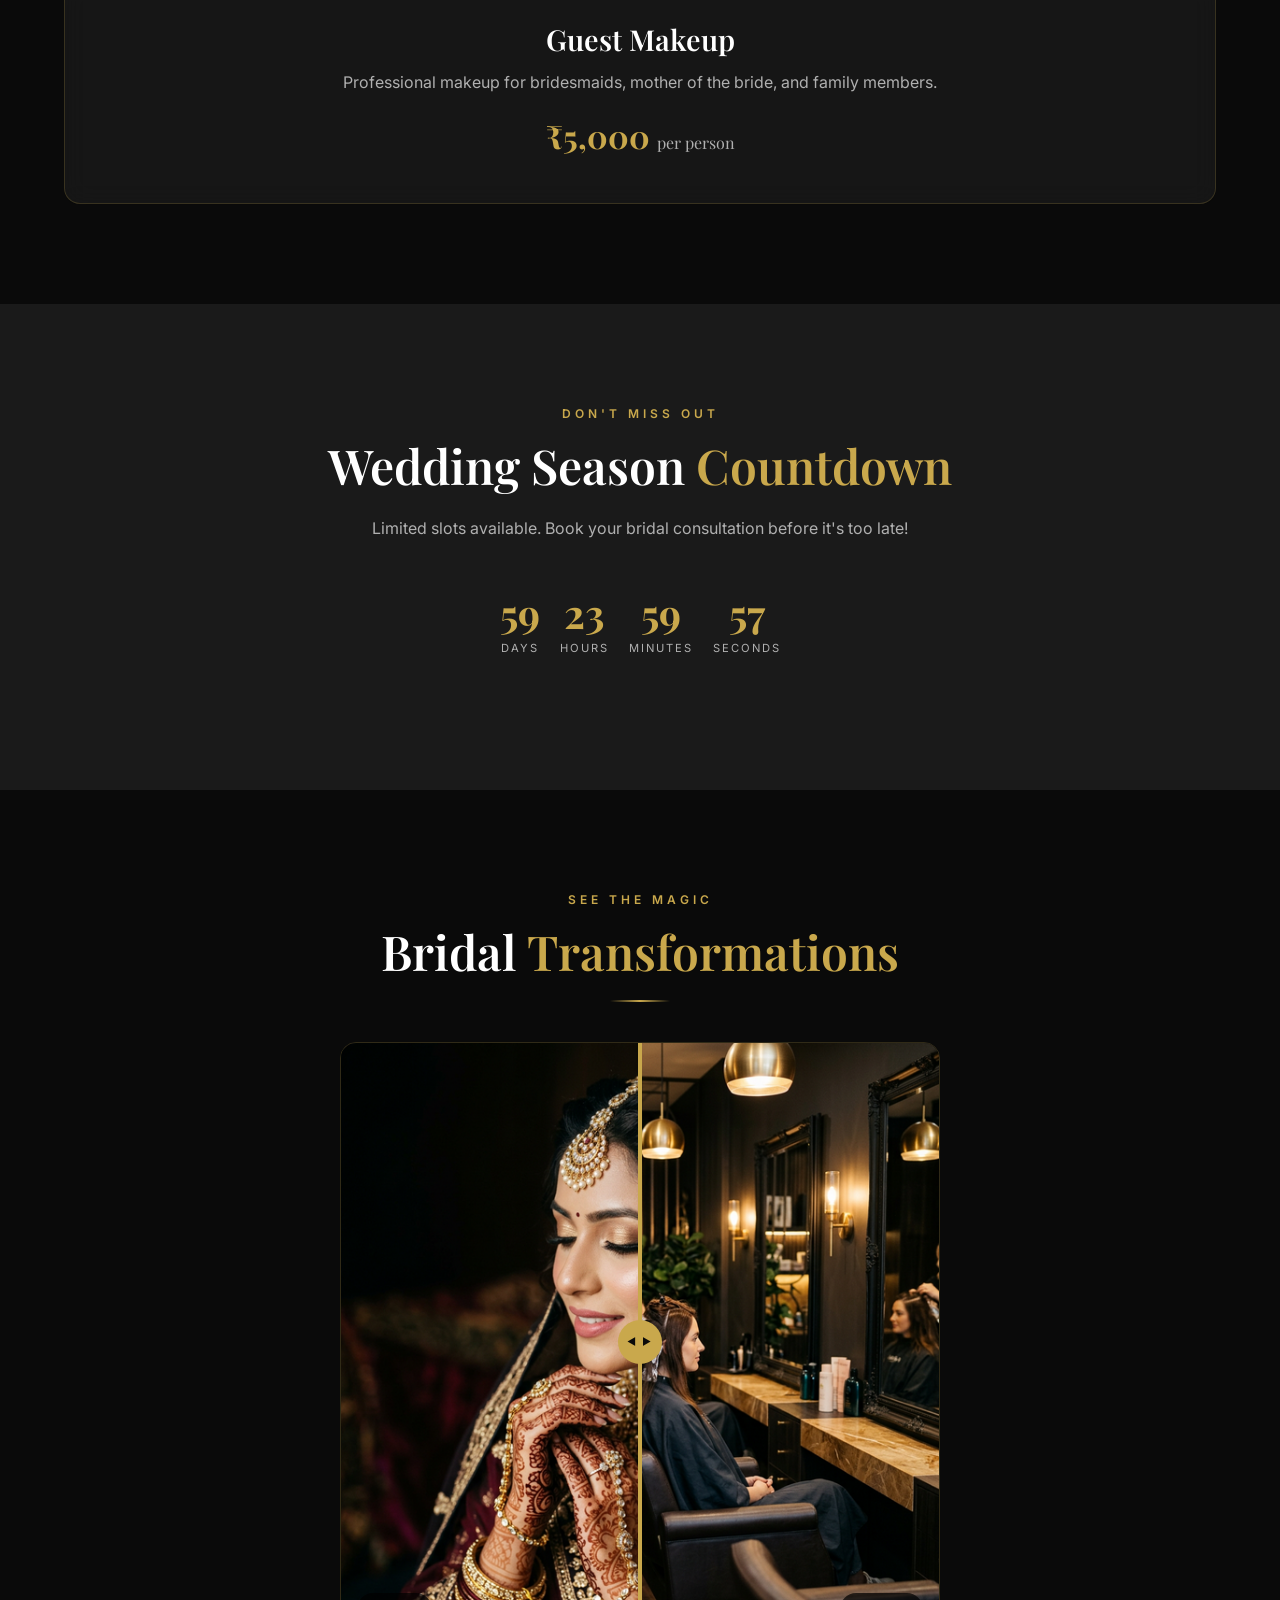
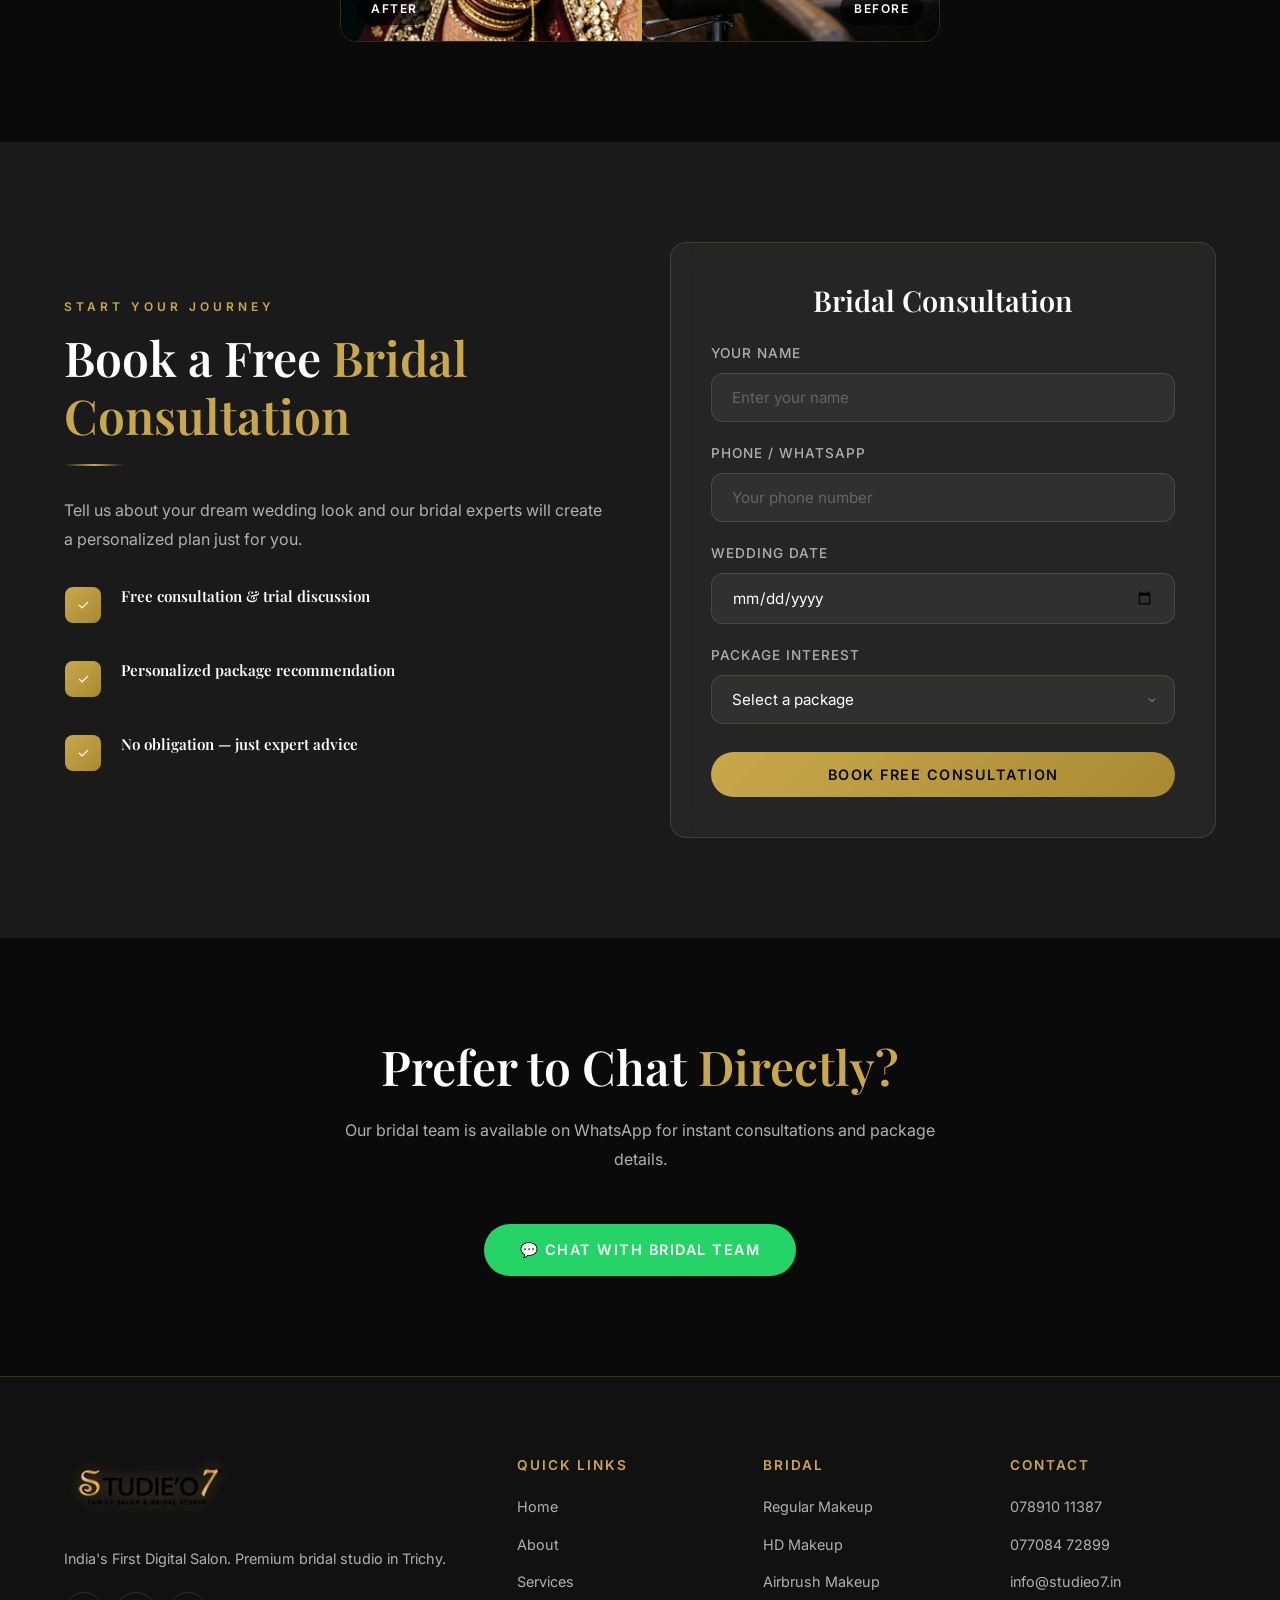
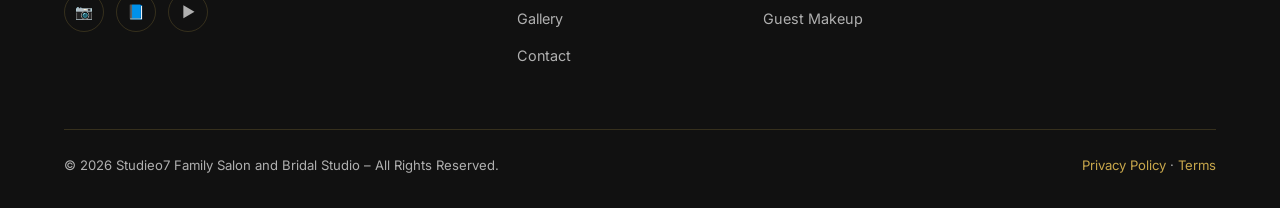
<file: bridal.html>
<!DOCTYPE html>
<html lang="en">

<head>
    <meta charset="UTF-8">
    <meta name="viewport" content="width=device-width, initial-scale=1.0">
    <title>Bridal Packages | Studieo7 Bridal Studio | Airbrush Makeup Trichy</title>
    <meta name="description"
        content="Explore Studieo7 bridal packages — Regular, HD & Airbrush makeup starting ₹10,000. Book a free bridal consultation today. Trichy's most trusted bridal studio.">
    <meta name="keywords"
        content="Bridal Makeup Trichy, Airbrush Makeup Trichy, HD Bridal Makeup, Wedding Makeup Trichy, Bridal Packages Trichy">
    <link rel="stylesheet" href="styles.css">
</head>

<body>

    <header class="header" id="header">
        <div class="container">
            <a href="index.html" class="logo"><img src="images/logo.png" alt="Studieo7 Family Salon &amp; Bridal Studio"></a>
            <nav class="nav-links" id="navLinks">
                <a href="index.html">Home</a><a href="about.html">About</a><a href="services.html">Services</a>
                <a href="bridal.html" class="active">Bridal</a><a href="gallery.html">Gallery</a>
                <a href="testimonials.html">Reviews</a><a href="faq.html">FAQ</a><a href="contact.html">Contact</a>
            </nav>
            <div class="header-cta">
                <a href="tel:+917891011387" class="header-phone"><svg viewBox="0 0 24 24" fill="none"
                        stroke="currentColor" stroke-width="2">
                        <path
                            d="M22 16.92v3a2 2 0 01-2.18 2 19.79 19.79 0 01-8.63-3.07 19.5 19.5 0 01-6-6 19.79 19.79 0 01-3.07-8.67A2 2 0 014.11 2h3a2 2 0 012 1.72c.127.96.361 1.903.7 2.81a2 2 0 01-.45 2.11L8.09 9.91a16 16 0 006 6l1.27-1.27a2 2 0 012.11-.45c.907.339 1.85.573 2.81.7A2 2 0 0122 16.92z" />
                    </svg> 078910 11387</a>
                <a href="booking.html" class="btn btn-primary btn-shimmer"
                    style="padding:10px 24px;font-size:0.78rem;">Book Now</a>
            </div>
            <button class="hamburger" id="hamburger"
                aria-label="Toggle menu"><span></span><span></span><span></span></button>
        </div>
    </header>

    <!-- Urgency Banner -->
    <div class="urgency-banner" style="margin-top:72px;">
        💍 Wedding Season Is Here! <span>Book Your Bridal Package Before Slots Fill Up</span> 💍
    </div>

    <!-- Page Header -->
    <section class="page-header" style="padding-top:120px;">
        <div class="container">
            <span class="section-label">Your Dream Day</span>
            <h1>Bridal <span style="color:var(--gold);">Packages</span></h1>
            <div class="gold-divider"></div>
            <p style="color:var(--text-muted); max-width:600px; margin:0 auto;">Every bride deserves to shine like a
                star. Choose the perfect bridal experience crafted with 26 years of artistry.</p>
            <div class="breadcrumb" style="margin-top:20px;"><a href="index.html">Home</a><span>/</span><span>Bridal
                    Packages</span></div>
        </div>
    </section>

    <!-- Package Comparison -->
    <section class="section">
        <div class="container">
            <div class="text-center reveal">
                <span class="section-label">Choose Your Look</span>
                <h2 class="section-title">Bridal Makeup <span>Packages</span></h2>
                <div class="gold-divider"></div>
            </div>

            <div class="grid grid-3 reveal" style="margin-top:40px;">
                <!-- Regular Package -->
                <div class="glass-card" style="text-align:center;">
                    <span class="section-label" style="color:var(--text-muted);">Essential</span>
                    <h3 style="margin:12px 0 8px;">Regular Makeup</h3>
                    <div
                        style="font-family:var(--font-heading); font-size:2.8rem; font-weight:700; color:var(--gold); margin:16px 0;">
                        ₹10,000</div>
                    <div class="gold-divider"></div>
                    <ul style="text-align:left; margin:20px 0 30px;">
                        <li
                            style="padding:10px 0; border-bottom:1px solid var(--glass-border); color:var(--text-muted); font-size:0.9rem;">
                            ✦ &nbsp; Professional Bridal Makeup</li>
                        <li
                            style="padding:10px 0; border-bottom:1px solid var(--glass-border); color:var(--text-muted); font-size:0.9rem;">
                            ✦ &nbsp; Hair Do & Styling</li>
                        <li
                            style="padding:10px 0; border-bottom:1px solid var(--glass-border); color:var(--text-muted); font-size:0.9rem;">
                            ✦ &nbsp; Saree Draping</li>
                        <li
                            style="padding:10px 0; border-bottom:1px solid var(--glass-border); color:var(--text-muted); font-size:0.9rem;">
                            ✦ &nbsp; Jewelry Setting</li>
                        <li style="padding:10px 0; color:var(--text-muted); font-size:0.9rem;">✦ &nbsp; Premium Products
                        </li>
                    </ul>
                    <a href="https://wa.me/917891011387?text=Hi%20Studieo7!%20I%20am%20interested%20in%20the%20Regular%20Bridal%20Makeup%20Package."
                        target="_blank" class="btn btn-secondary" style="width:100%; justify-content:center;">Book This
                        Package</a>
                </div>

                <!-- HD Package - Featured -->
                <div class="glass-card"
                    style="text-align:center; border-color:var(--gold); position:relative; transform:scale(1.05);">
                    <span class="package-badge"
                        style="position:absolute; top:-12px; left:50%; transform:translateX(-50%);">Most Popular</span>
                    <span class="section-label">Premium</span>
                    <h3 style="margin:12px 0 8px;">HD Makeup</h3>
                    <div
                        style="font-family:var(--font-heading); font-size:2.8rem; font-weight:700; color:var(--gold); margin:16px 0;">
                        ₹15,000</div>
                    <div class="gold-divider"></div>
                    <ul style="text-align:left; margin:20px 0 30px;">
                        <li
                            style="padding:10px 0; border-bottom:1px solid var(--glass-border); color:var(--text-muted); font-size:0.9rem;">
                            ✦ &nbsp; HD Camera-Ready Makeup</li>
                        <li
                            style="padding:10px 0; border-bottom:1px solid var(--glass-border); color:var(--text-muted); font-size:0.9rem;">
                            ✦ &nbsp; Hair Do & Styling</li>
                        <li
                            style="padding:10px 0; border-bottom:1px solid var(--glass-border); color:var(--text-muted); font-size:0.9rem;">
                            ✦ &nbsp; Saree Draping & Jewelry</li>
                        <li
                            style="padding:10px 0; border-bottom:1px solid var(--glass-border); color:var(--text-muted); font-size:0.9rem;">
                            ✦ &nbsp; MAC & NARS Products</li>
                        <li
                            style="padding:10px 0; border-bottom:1px solid var(--glass-border); color:var(--text-muted); font-size:0.9rem;">
                            ✦ &nbsp; Trial Session Included</li>
                        <li style="padding:10px 0; color:var(--text-muted); font-size:0.9rem;">✦ &nbsp; Touch-up Kit
                        </li>
                    </ul>
                    <a href="https://wa.me/917891011387?text=Hi%20Studieo7!%20I%20am%20interested%20in%20the%20HD%20Bridal%20Makeup%20Package."
                        target="_blank" class="btn btn-primary btn-shimmer"
                        style="width:100%; justify-content:center;">Book This Package</a>
                </div>

                <!-- Airbrush Package -->
                <div class="glass-card" style="text-align:center;">
                    <span class="section-label" style="color:var(--blush);">Luxury</span>
                    <h3 style="margin:12px 0 8px;">Airbrush Makeup</h3>
                    <div
                        style="font-family:var(--font-heading); font-size:2.8rem; font-weight:700; color:var(--gold); margin:16px 0;">
                        ₹25,000</div>
                    <div class="gold-divider"></div>
                    <ul style="text-align:left; margin:20px 0 30px;">
                        <li
                            style="padding:10px 0; border-bottom:1px solid var(--glass-border); color:var(--text-muted); font-size:0.9rem;">
                            ✦ &nbsp; Airbrush Flawless Finish</li>
                        <li
                            style="padding:10px 0; border-bottom:1px solid var(--glass-border); color:var(--text-muted); font-size:0.9rem;">
                            ✦ &nbsp; Hair Do & Premium Styling</li>
                        <li
                            style="padding:10px 0; border-bottom:1px solid var(--glass-border); color:var(--text-muted); font-size:0.9rem;">
                            ✦ &nbsp; Saree Draping & Jewelry</li>
                        <li
                            style="padding:10px 0; border-bottom:1px solid var(--glass-border); color:var(--text-muted); font-size:0.9rem;">
                            ✦ &nbsp; MAC, NARS, Huda Beauty</li>
                        <li
                            style="padding:10px 0; border-bottom:1px solid var(--glass-border); color:var(--text-muted); font-size:0.9rem;">
                            ✦ &nbsp; Trial + Pre-Bridal Skin Prep</li>
                        <li
                            style="padding:10px 0; border-bottom:1px solid var(--glass-border); color:var(--text-muted); font-size:0.9rem;">
                            ✦ &nbsp; Personal Touch-up Kit</li>
                        <li style="padding:10px 0; color:var(--text-muted); font-size:0.9rem;">✦ &nbsp; After-Event
                            Follow-up</li>
                    </ul>
                    <a href="https://wa.me/917891011387?text=Hi%20Studieo7!%20I%20am%20interested%20in%20the%20Airbrush%20Bridal%20Package."
                        target="_blank" class="btn btn-secondary" style="width:100%; justify-content:center;">Book This
                        Package</a>
                </div>
            </div>

            <!-- Guest Makeup -->
            <div class="glass-card reveal" style="margin-top:40px; text-align:center;">
                <h3>Guest Makeup</h3>
                <p style="margin:12px 0;">Professional makeup for bridesmaids, mother of the bride, and family members.
                </p>
                <span
                    style="font-family:var(--font-heading); font-size:2rem; font-weight:700; color:var(--gold);">₹5,000
                    <span style="font-size:1rem; color:var(--text-muted); font-weight:400;">per person</span></span>
            </div>
        </div>
    </section>

    <!-- Countdown & Urgency -->
    <section class="section section-dark text-center">
        <div class="container reveal">
            <span class="section-label">Don't Miss Out</span>
            <h2 class="section-title">Wedding Season <span>Countdown</span></h2>
            <p class="section-subtitle">Limited slots available. Book your bridal consultation before it's too late!</p>
            <div class="countdown">
                <div class="countdown-item"><span class="countdown-value" id="cd-days">00</span><span
                        class="countdown-label">Days</span></div>
                <div class="countdown-item"><span class="countdown-value" id="cd-hours">00</span><span
                        class="countdown-label">Hours</span></div>
                <div class="countdown-item"><span class="countdown-value" id="cd-mins">00</span><span
                        class="countdown-label">Minutes</span></div>
                <div class="countdown-item"><span class="countdown-value" id="cd-secs">00</span><span
                        class="countdown-label">Seconds</span></div>
            </div>
        </div>
    </section>

    <!-- Before / After -->
    <section class="section">
        <div class="container text-center">
            <span class="section-label reveal">See the Magic</span>
            <h2 class="section-title reveal">Bridal <span>Transformations</span></h2>
            <div class="gold-divider reveal"></div>
            <div class="ba-slider reveal" style="margin-top:40px;">
                <img src="images/hair-services.png" alt="Before">
                <div class="ba-after">
                    <img src="images/bridal-makeup.png" alt="After">
                </div>
                <div class="ba-handle"></div>
                <span class="ba-label ba-label-before">Before</span>
                <span class="ba-label ba-label-after">After</span>
            </div>
        </div>
    </section>

    <!-- Bridal Consultation Form -->
    <section class="section section-dark" id="bridal-consultation">
        <div class="container">
            <div class="grid grid-2" style="align-items:center; gap:60px;">
                <div class="reveal-left">
                    <span class="section-label">Start Your Journey</span>
                    <h2 class="section-title">Book a Free <span>Bridal Consultation</span></h2>
                    <div class="gold-divider" style="margin-left:0;"></div>
                    <p style="margin-bottom:20px;">Tell us about your dream wedding look and our bridal experts will
                        create a personalized plan just for you.</p>
                    <div style="display:flex; flex-direction:column; gap:12px;">
                        <div class="feature-item" style="background:transparent; padding:12px 0;">
                            <div class="feature-icon"
                                style="width:36px;height:36px;border-radius:8px;font-size:0.9rem;">✓</div>
                            <div>
                                <h4 style="font-size:0.95rem;">Free consultation & trial discussion</h4>
                            </div>
                        </div>
                        <div class="feature-item" style="background:transparent; padding:12px 0;">
                            <div class="feature-icon"
                                style="width:36px;height:36px;border-radius:8px;font-size:0.9rem;">✓</div>
                            <div>
                                <h4 style="font-size:0.95rem;">Personalized package recommendation</h4>
                            </div>
                        </div>
                        <div class="feature-item" style="background:transparent; padding:12px 0;">
                            <div class="feature-icon"
                                style="width:36px;height:36px;border-radius:8px;font-size:0.9rem;">✓</div>
                            <div>
                                <h4 style="font-size:0.95rem;">No obligation — just expert advice</h4>
                            </div>
                        </div>
                    </div>
                </div>
                <div class="reveal-right">
                    <div class="glass-card">
                        <h3 style="text-align:center; margin-bottom:24px;">Bridal Consultation</h3>
                        <form data-validate>
                            <div class="form-group">
                                <label for="bride-name">Your Name</label>
                                <input type="text" id="bride-name" class="form-control" placeholder="Enter your name"
                                    required>
                                <span class="form-error">Please enter your name</span>
                            </div>
                            <div class="form-group">
                                <label for="bride-phone">Phone / WhatsApp</label>
                                <input type="tel" id="bride-phone" class="form-control" placeholder="Your phone number"
                                    required>
                                <span class="form-error">Please enter a valid phone number</span>
                            </div>
                            <div class="form-group">
                                <label for="wedding-date">Wedding Date</label>
                                <input type="date" id="wedding-date" class="form-control" required>
                                <span class="form-error">Please select your wedding date</span>
                            </div>
                            <div class="form-group">
                                <label for="package-interest">Package Interest</label>
                                <select id="package-interest" class="form-control" required>
                                    <option value="">Select a package</option>
                                    <option value="regular">Regular Makeup — ₹10,000</option>
                                    <option value="hd">HD Makeup — ₹15,000</option>
                                    <option value="airbrush">Airbrush Makeup — ₹25,000</option>
                                    <option value="guest">Guest Makeup — ₹5,000</option>
                                    <option value="undecided">Not sure yet</option>
                                </select>
                                <span class="form-error">Please select a package</span>
                            </div>
                            <button type="submit" class="btn btn-primary btn-shimmer"
                                style="width:100%; justify-content:center; margin-top:8px;">Book Free
                                Consultation</button>
                        </form>
                    </div>
                </div>
            </div>
        </div>
    </section>

    <!-- WhatsApp CTA -->
    <section class="section text-center">
        <div class="container reveal">
            <h2 class="section-title">Prefer to Chat <span>Directly?</span></h2>
            <p class="section-subtitle">Our bridal team is available on WhatsApp for instant consultations and package
                details.</p>
            <a href="https://wa.me/917891011387?text=Hi%20Studieo7!%20I%20am%20interested%20in%20your%20bridal%20packages.%20Please%20share%20more%20details."
                target="_blank" class="btn btn-whatsapp btn-shimmer">
                💬 Chat with Bridal Team
            </a>
        </div>
    </section>

    <!-- Footer -->
    <footer class="footer">
        <div class="container">
            <div class="footer-grid">
                <div class="footer-brand"><a href="index.html" class="logo"><img src="images/logo.png" alt="Studieo7 Family Salon &amp; Bridal Studio"></a>
                    <p>India's First Digital Salon. Premium bridal studio in Trichy.</p>
                    <div class="footer-social"><a href="https://www.instagram.com/studieo7_trichy/" target="_blank"
                            class="social-icon">📷</a><a href="https://www.facebook.com/studieo7" target="_blank"
                            class="social-icon">📘</a><a href="https://www.youtube.com/channel/UCle0jqQdTvtz8UsgdxM7Ddg"
                            target="_blank" class="social-icon">▶️</a></div>
                </div>
                <div>
                    <h4>Quick Links</h4>
                    <ul class="footer-links">
                        <li><a href="index.html">Home</a></li>
                        <li><a href="about.html">About</a></li>
                        <li><a href="services.html">Services</a></li>
                        <li><a href="gallery.html">Gallery</a></li>
                        <li><a href="contact.html">Contact</a></li>
                    </ul>
                </div>
                <div>
                    <h4>Bridal</h4>
                    <ul class="footer-links">
                        <li><a href="#bridal-consultation">Regular Makeup</a></li>
                        <li><a href="#bridal-consultation">HD Makeup</a></li>
                        <li><a href="#bridal-consultation">Airbrush Makeup</a></li>
                        <li><a href="#bridal-consultation">Guest Makeup</a></li>
                    </ul>
                </div>
                <div>
                    <h4>Contact</h4>
                    <ul class="footer-links">
                        <li><a href="tel:+917891011387">078910 11387</a></li>
                        <li><a href="tel:+917708472899">077084 72899</a></li>
                        <li><a href="mailto:info@studieo7.in">info@studieo7.in</a></li>
                    </ul>
                </div>
            </div>
            <div class="footer-bottom">
                <p>© 2026 Studieo7 Family Salon and Bridal Studio – All Rights Reserved.</p>
                <p><a href="#">Privacy Policy</a> · <a href="#">Terms</a></p>
            </div>
        </div>
    </footer>

    <a href="https://wa.me/917891011387" target="_blank" class="whatsapp-float whatsapp-link" aria-label="WhatsApp"><svg
            viewBox="0 0 24 24" fill="#fff">
            <path
                d="M17.472 14.382c-.297-.149-1.758-.867-2.03-.967-.273-.099-.471-.148-.67.15-.197.297-.767.966-.94 1.164-.173.199-.347.223-.644.075-.297-.15-1.255-.463-2.39-1.475-.883-.788-1.48-1.761-1.653-2.059-.173-.297-.018-.458.13-.606.134-.133.298-.347.446-.52.149-.174.198-.298.298-.497.099-.198.05-.371-.025-.52-.075-.149-.669-1.612-.916-2.207-.242-.579-.487-.5-.669-.51-.173-.008-.371-.01-.57-.01-.198 0-.52.074-.792.372-.272.297-1.04 1.016-1.04 2.479 0 1.462 1.065 2.875 1.213 3.074.149.198 2.096 3.2 5.077 4.487.709.306 1.262.489 1.694.625.712.227 1.36.195 1.871.118.571-.085 1.758-.719 2.006-1.413.248-.694.248-1.289.173-1.413-.074-.124-.272-.198-.57-.347m-5.421 7.403h-.004a9.87 9.87 0 01-5.031-1.378l-.361-.214-3.741.982.998-3.648-.235-.374a9.86 9.86 0 01-1.51-5.26c.001-5.45 4.436-9.884 9.888-9.884 2.64 0 5.122 1.03 6.988 2.898a9.825 9.825 0 012.893 6.994c-.003 5.45-4.437 9.884-9.885 9.884m8.413-18.297A11.815 11.815 0 0012.05 0C5.495 0 .16 5.335.157 11.892c0 2.096.547 4.142 1.588 5.945L.057 24l6.305-1.654a11.882 11.882 0 005.683 1.448h.005c6.554 0 11.89-5.335 11.893-11.893a11.821 11.821 0 00-3.48-8.413z" />
        </svg></a>

    <div class="mobile-bottom-bar">
        <div class="bar-inner"><a href="tel:+917891011387" class="btn btn-secondary"
                style="border-color:var(--gold);">📞 Call</a><a href="https://wa.me/917891011387" target="_blank"
                class="btn btn-whatsapp">💬 WhatsApp</a><a href="booking.html" class="btn btn-primary">Book Now</a>
        </div>
    </div>

    <div class="success-modal">
        <div class="success-content">
            <div class="success-icon">✓</div>
            <h3>Thank You!</h3>
            <p style="margin-top:12px;">Your bridal consultation request has been submitted! We'll contact you shortly.
            </p>
        </div>
    </div>

    <script src="main.js"></script>
</body>

</html>
</file>
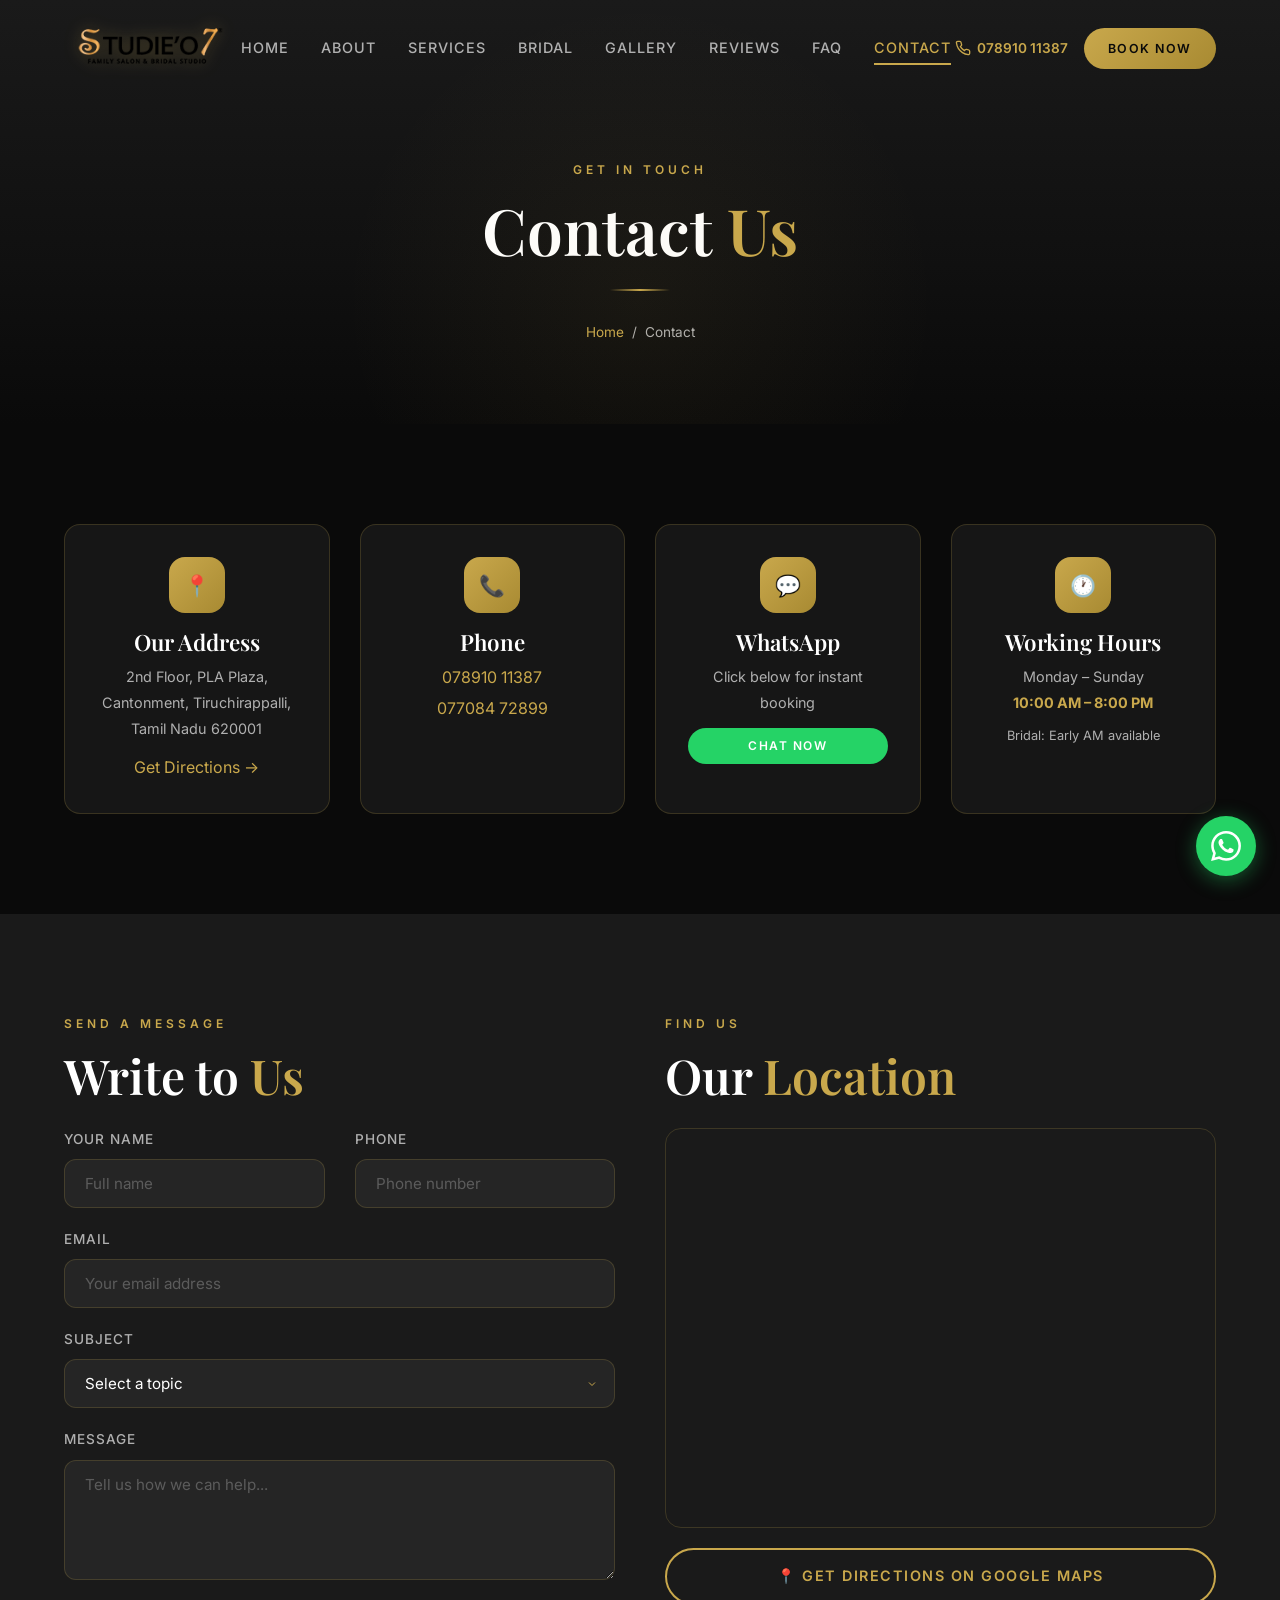
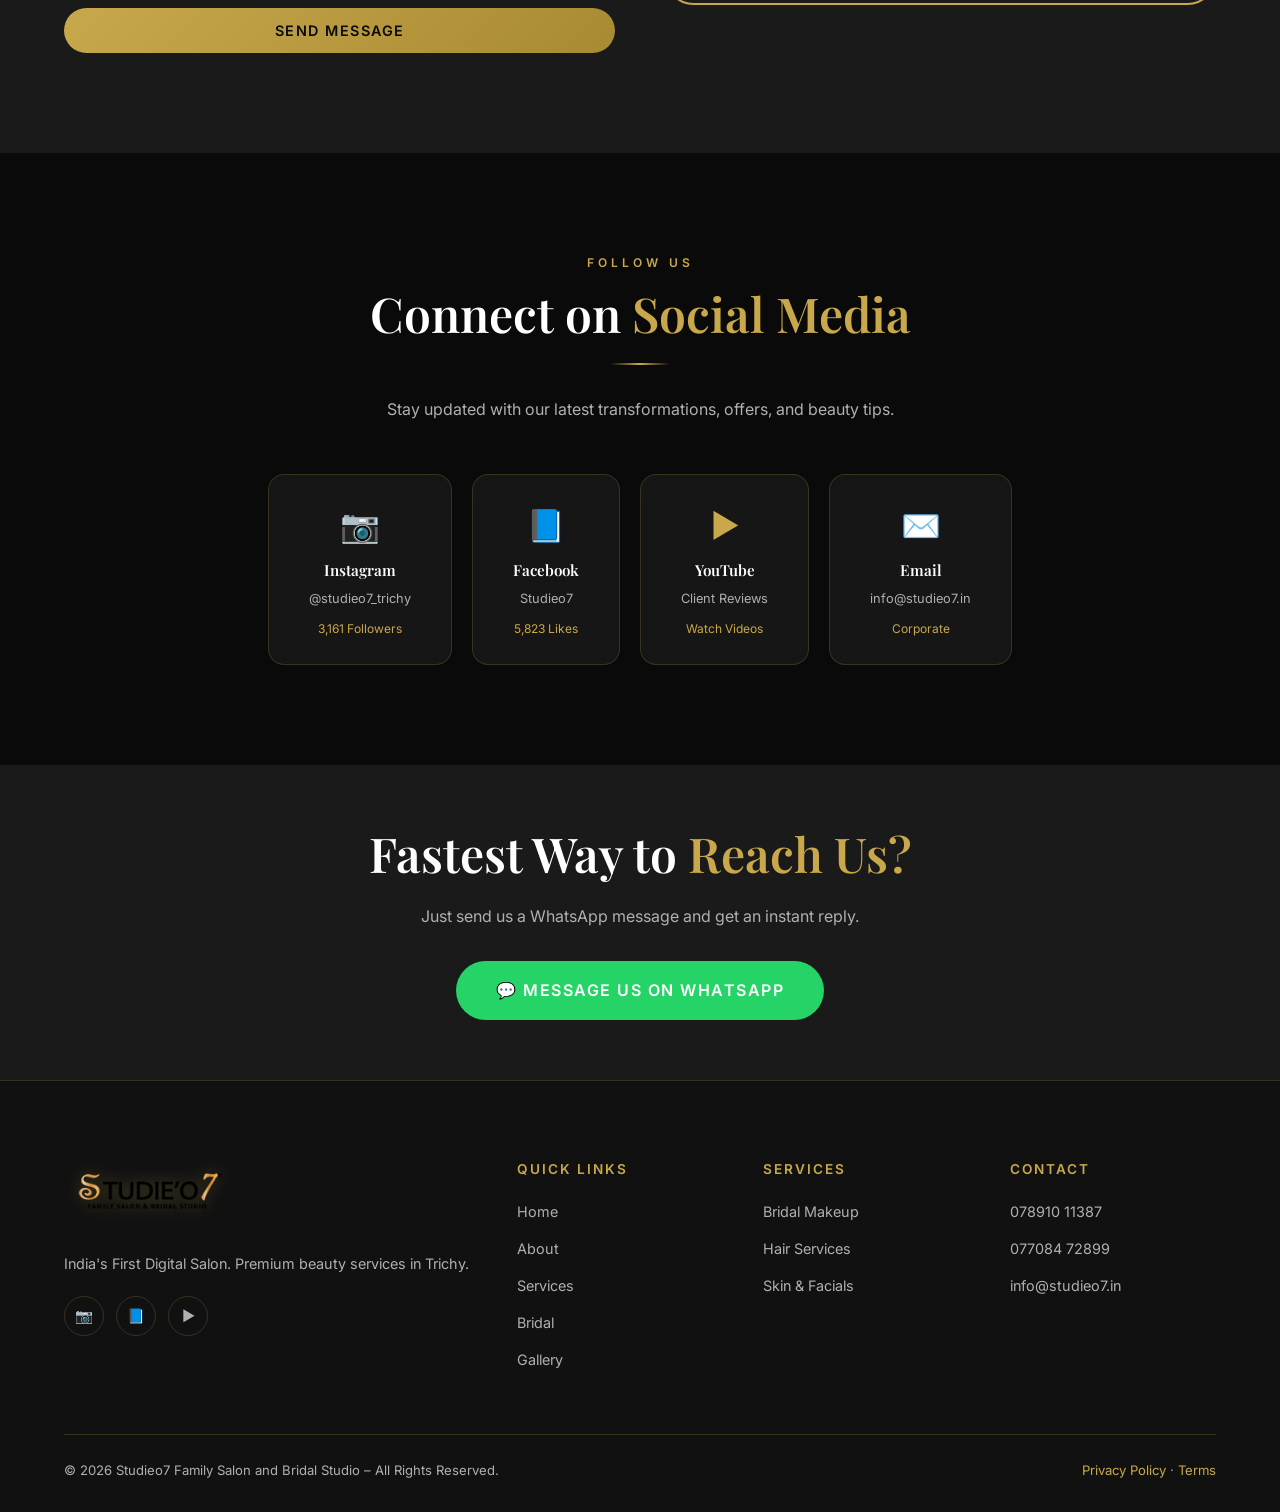
<file: contact.html>
<!DOCTYPE html>
<html lang="en">

<head>
    <meta charset="UTF-8">
    <meta name="viewport" content="width=device-width, initial-scale=1.0">
    <title>Contact Us | Studieo7 Family Salon & Bridal Studio | Trichy</title>
    <meta name="description"
        content="Contact Studieo7 in Trichy. Visit us at PLA Plaza, Cantonment. Call 078910 11387 or WhatsApp for appointments. Open 10 AM – 8 PM daily.">
    <meta name="keywords"
        content="Studieo7 Trichy Contact, Salon Near Me Cantonment Trichy, Beauty Salon Trichy Address">
    <link rel="stylesheet" href="styles.css">
    <script type="application/ld+json">
  {"@context":"https://schema.org","@type":"ContactPage","name":"Contact Studieo7","url":"https://studieo7.in/contact","mainEntity":{"@type":"BeautySalon","name":"Studieo7 Family Salon and Bridal Studio","telephone":["+917891011387","+917708472899"],"email":"info@studieo7.in","address":{"@type":"PostalAddress","streetAddress":"2nd Floor, PLA Plaza, Cantonment","addressLocality":"Tiruchirappalli","addressRegion":"Tamil Nadu","postalCode":"620001","addressCountry":"IN"},"openingHours":"Mo-Su 10:00-20:00"}}
  </script>
</head>

<body>

    <header class="header" id="header">
        <div class="container">
            <a href="index.html" class="logo"><img src="images/logo.png" alt="Studieo7 Family Salon &amp; Bridal Studio"></a>
            <nav class="nav-links" id="navLinks">
                <a href="index.html">Home</a><a href="about.html">About</a><a href="services.html">Services</a>
                <a href="bridal.html">Bridal</a><a href="gallery.html">Gallery</a>
                <a href="testimonials.html">Reviews</a><a href="faq.html">FAQ</a><a href="contact.html"
                    class="active">Contact</a>
            </nav>
            <div class="header-cta">
                <a href="tel:+917891011387" class="header-phone"><svg viewBox="0 0 24 24" fill="none"
                        stroke="currentColor" stroke-width="2">
                        <path
                            d="M22 16.92v3a2 2 0 01-2.18 2 19.79 19.79 0 01-8.63-3.07 19.5 19.5 0 01-6-6 19.79 19.79 0 01-3.07-8.67A2 2 0 014.11 2h3a2 2 0 012 1.72c.127.96.361 1.903.7 2.81a2 2 0 01-.45 2.11L8.09 9.91a16 16 0 006 6l1.27-1.27a2 2 0 012.11-.45c.907.339 1.85.573 2.81.7A2 2 0 0122 16.92z" />
                    </svg> 078910 11387</a>
                <a href="booking.html" class="btn btn-primary btn-shimmer"
                    style="padding:10px 24px;font-size:0.78rem;">Book Now</a>
            </div>
            <button class="hamburger" id="hamburger"
                aria-label="Toggle menu"><span></span><span></span><span></span></button>
        </div>
    </header>

    <section class="page-header">
        <div class="container">
            <span class="section-label">Get in Touch</span>
            <h1>Contact <span style="color:var(--gold);">Us</span></h1>
            <div class="gold-divider"></div>
            <div class="breadcrumb"><a href="index.html">Home</a><span>/</span><span>Contact</span></div>
        </div>
    </section>

    <!-- Contact Cards -->
    <section class="section">
        <div class="container">
            <div class="grid grid-4 stagger-children reveal">
                <div class="contact-card">
                    <div class="card-icon">📍</div>
                    <h4>Our Address</h4>
                    <p>2nd Floor, PLA Plaza,<br>Cantonment, Tiruchirappalli,<br>Tamil Nadu 620001</p>
                    <a href="https://www.google.com/maps/search/Studieo7+PLA+Plaza+Cantonment+Trichy" target="_blank"
                        style="margin-top:12px; display:inline-block;">Get Directions →</a>
                </div>
                <div class="contact-card">
                    <div class="card-icon">📞</div>
                    <h4>Phone</h4>
                    <a href="tel:+917891011387">078910 11387</a>
                    <a href="tel:+917708472899">077084 72899</a>
                </div>
                <div class="contact-card">
                    <div class="card-icon">💬</div>
                    <h4>WhatsApp</h4>
                    <p>Click below for instant booking</p>
                    <a href="https://wa.me/917891011387?text=Hi%20Studieo7!%20I%20have%20a%20query." target="_blank"
                        class="btn btn-whatsapp" style="padding:8px 20px;font-size:0.75rem; margin-top:12px;">Chat
                        Now</a>
                </div>
                <div class="contact-card">
                    <div class="card-icon">🕐</div>
                    <h4>Working Hours</h4>
                    <p>Monday – Sunday<br><strong style="color:var(--gold);">10:00 AM – 8:00 PM</strong></p>
                    <p style="font-size:0.8rem; margin-top:8px;">Bridal: Early AM available</p>
                </div>
            </div>
        </div>
    </section>

    <!-- Contact Form + Map -->
    <section class="section section-dark">
        <div class="container">
            <div class="grid grid-2" style="gap:50px;">
                <!-- Form -->
                <div class="reveal-left">
                    <span class="section-label">Send a Message</span>
                    <h2 class="section-title" style="margin-bottom:24px;">Write to <span>Us</span></h2>
                    <form data-validate>
                        <div class="grid grid-2">
                            <div class="form-group">
                                <label for="contact-name">Your Name</label>
                                <input type="text" id="contact-name" class="form-control" placeholder="Full name"
                                    required>
                                <span class="form-error">Please enter your name</span>
                            </div>
                            <div class="form-group">
                                <label for="contact-phone">Phone</label>
                                <input type="tel" id="contact-phone" class="form-control" placeholder="Phone number"
                                    required>
                                <span class="form-error">Please enter a valid phone number</span>
                            </div>
                        </div>
                        <div class="form-group">
                            <label for="contact-email">Email</label>
                            <input type="email" id="contact-email" class="form-control"
                                placeholder="Your email address">
                            <span class="form-error">Please enter a valid email</span>
                        </div>
                        <div class="form-group">
                            <label for="contact-subject">Subject</label>
                            <select id="contact-subject" class="form-control" required>
                                <option value="">Select a topic</option>
                                <option value="booking">Appointment Booking</option>
                                <option value="bridal">Bridal Enquiry</option>
                                <option value="services">Service Information</option>
                                <option value="franchise">Franchise Enquiry</option>
                                <option value="feedback">Feedback</option>
                                <option value="other">Other</option>
                            </select>
                            <span class="form-error">Please select a subject</span>
                        </div>
                        <div class="form-group">
                            <label for="contact-message">Message</label>
                            <textarea id="contact-message" class="form-control" placeholder="Tell us how we can help..."
                                required></textarea>
                            <span class="form-error">Please enter your message</span>
                        </div>
                        <button type="submit" class="btn btn-primary btn-shimmer"
                            style="width:100%; justify-content:center;">Send Message</button>
                    </form>
                </div>

                <!-- Map -->
                <div class="reveal-right">
                    <span class="section-label">Find Us</span>
                    <h2 class="section-title" style="margin-bottom:24px;">Our <span>Location</span></h2>
                    <div class="map-container">
                        <iframe
                            src="https://www.google.com/maps/embed?pb=!1m18!1m12!1m3!1d3919.0!2d78.6965!3d10.8155!2m3!1f0!2f0!3f0!3m2!1i1024!2i768!4f13.1!3m3!1m2!1s0x0%3A0x0!2sPLA+Plaza+Cantonment+Tiruchirappalli!5e0!3m2!1sen!2sin!4v1"
                            allowfullscreen="" loading="lazy" referrerpolicy="no-referrer-when-downgrade"
                            title="Studieo7 Location Map"></iframe>
                    </div>
                    <a href="https://www.google.com/maps/search/Studieo7+PLA+Plaza+Cantonment+Trichy" target="_blank"
                        class="btn btn-secondary" style="width:100%; justify-content:center; margin-top:20px;">📍 Get
                        Directions on Google Maps</a>
                </div>
            </div>
        </div>
    </section>

    <!-- Social Links -->
    <section class="section text-center">
        <div class="container reveal">
            <span class="section-label">Follow Us</span>
            <h2 class="section-title">Connect on <span>Social Media</span></h2>
            <div class="gold-divider"></div>
            <p class="section-subtitle">Stay updated with our latest transformations, offers, and beauty tips.</p>
            <div style="display:flex; justify-content:center; gap:20px; flex-wrap:wrap; margin-top:30px;">
                <a href="https://www.instagram.com/studieo7_trichy/" target="_blank" class="glass-card"
                    style="padding:24px 40px; text-align:center; display:inline-flex; flex-direction:column; align-items:center; gap:8px;">
                    <span style="font-size:2rem;">📷</span>
                    <h4 style="font-size:0.95rem;">Instagram</h4>
                    <p style="font-size:0.8rem;">@studieo7_trichy</p>
                    <p style="font-size:0.75rem; color:var(--gold);">3,161 Followers</p>
                </a>
                <a href="https://www.facebook.com/studieo7" target="_blank" class="glass-card"
                    style="padding:24px 40px; text-align:center; display:inline-flex; flex-direction:column; align-items:center; gap:8px;">
                    <span style="font-size:2rem;">📘</span>
                    <h4 style="font-size:0.95rem;">Facebook</h4>
                    <p style="font-size:0.8rem;">Studieo7</p>
                    <p style="font-size:0.75rem; color:var(--gold);">5,823 Likes</p>
                </a>
                <a href="https://www.youtube.com/channel/UCle0jqQdTvtz8UsgdxM7Ddg" target="_blank" class="glass-card"
                    style="padding:24px 40px; text-align:center; display:inline-flex; flex-direction:column; align-items:center; gap:8px;">
                    <span style="font-size:2rem;">▶️</span>
                    <h4 style="font-size:0.95rem;">YouTube</h4>
                    <p style="font-size:0.8rem;">Client Reviews</p>
                    <p style="font-size:0.75rem; color:var(--gold);">Watch Videos</p>
                </a>
                <a href="mailto:info@studieo7.in" class="glass-card"
                    style="padding:24px 40px; text-align:center; display:inline-flex; flex-direction:column; align-items:center; gap:8px;">
                    <span style="font-size:2rem;">✉️</span>
                    <h4 style="font-size:0.95rem;">Email</h4>
                    <p style="font-size:0.8rem;">info@studieo7.in</p>
                    <p style="font-size:0.75rem; color:var(--gold);">Corporate</p>
                </a>
            </div>
        </div>
    </section>

    <!-- WhatsApp CTA -->
    <section class="section section-dark text-center" style="padding:60px 0;">
        <div class="container reveal">
            <h2 class="section-title">Fastest Way to <span>Reach Us?</span></h2>
            <p style="color:var(--text-muted); margin:12px 0 30px;">Just send us a WhatsApp message and get an instant
                reply.</p>
            <a href="https://wa.me/917891011387?text=Hi%20Studieo7!%20I%20would%20like%20to%20book%20an%20appointment."
                target="_blank" class="btn btn-whatsapp btn-shimmer" style="font-size:1rem; padding:16px 40px;">
                💬 Message Us on WhatsApp
            </a>
        </div>
    </section>

    <footer class="footer">
        <div class="container">
            <div class="footer-grid">
                <div class="footer-brand"><a href="index.html" class="logo"><img src="images/logo.png" alt="Studieo7 Family Salon &amp; Bridal Studio"></a>
                    <p>India's First Digital Salon. Premium beauty services in Trichy.</p>
                    <div class="footer-social"><a href="https://www.instagram.com/studieo7_trichy/" target="_blank"
                            class="social-icon">📷</a><a href="https://www.facebook.com/studieo7" target="_blank"
                            class="social-icon">📘</a><a href="https://www.youtube.com/channel/UCle0jqQdTvtz8UsgdxM7Ddg"
                            target="_blank" class="social-icon">▶️</a></div>
                </div>
                <div>
                    <h4>Quick Links</h4>
                    <ul class="footer-links">
                        <li><a href="index.html">Home</a></li>
                        <li><a href="about.html">About</a></li>
                        <li><a href="services.html">Services</a></li>
                        <li><a href="bridal.html">Bridal</a></li>
                        <li><a href="gallery.html">Gallery</a></li>
                    </ul>
                </div>
                <div>
                    <h4>Services</h4>
                    <ul class="footer-links">
                        <li><a href="bridal.html">Bridal Makeup</a></li>
                        <li><a href="services.html">Hair Services</a></li>
                        <li><a href="services.html">Skin & Facials</a></li>
                    </ul>
                </div>
                <div>
                    <h4>Contact</h4>
                    <ul class="footer-links">
                        <li><a href="tel:+917891011387">078910 11387</a></li>
                        <li><a href="tel:+917708472899">077084 72899</a></li>
                        <li><a href="mailto:info@studieo7.in">info@studieo7.in</a></li>
                    </ul>
                </div>
            </div>
            <div class="footer-bottom">
                <p>© 2026 Studieo7 Family Salon and Bridal Studio – All Rights Reserved.</p>
                <p><a href="#">Privacy Policy</a> · <a href="#">Terms</a></p>
            </div>
        </div>
    </footer>

    <a href="https://wa.me/917891011387" target="_blank" class="whatsapp-float whatsapp-link" aria-label="WhatsApp"><svg
            viewBox="0 0 24 24" fill="#fff">
            <path
                d="M17.472 14.382c-.297-.149-1.758-.867-2.03-.967-.273-.099-.471-.148-.67.15-.197.297-.767.966-.94 1.164-.173.199-.347.223-.644.075-.297-.15-1.255-.463-2.39-1.475-.883-.788-1.48-1.761-1.653-2.059-.173-.297-.018-.458.13-.606.134-.133.298-.347.446-.52.149-.174.198-.298.298-.497.099-.198.05-.371-.025-.52-.075-.149-.669-1.612-.916-2.207-.242-.579-.487-.5-.669-.51-.173-.008-.371-.01-.57-.01-.198 0-.52.074-.792.372-.272.297-1.04 1.016-1.04 2.479 0 1.462 1.065 2.875 1.213 3.074.149.198 2.096 3.2 5.077 4.487.709.306 1.262.489 1.694.625.712.227 1.36.195 1.871.118.571-.085 1.758-.719 2.006-1.413.248-.694.248-1.289.173-1.413-.074-.124-.272-.198-.57-.347m-5.421 7.403h-.004a9.87 9.87 0 01-5.031-1.378l-.361-.214-3.741.982.998-3.648-.235-.374a9.86 9.86 0 01-1.51-5.26c.001-5.45 4.436-9.884 9.888-9.884 2.64 0 5.122 1.03 6.988 2.898a9.825 9.825 0 012.893 6.994c-.003 5.45-4.437 9.884-9.885 9.884m8.413-18.297A11.815 11.815 0 0012.05 0C5.495 0 .16 5.335.157 11.892c0 2.096.547 4.142 1.588 5.945L.057 24l6.305-1.654a11.882 11.882 0 005.683 1.448h.005c6.554 0 11.89-5.335 11.893-11.893a11.821 11.821 0 00-3.48-8.413z" />
        </svg></a>
    <div class="mobile-bottom-bar">
        <div class="bar-inner"><a href="tel:+917891011387" class="btn btn-secondary"
                style="border-color:var(--gold);">📞 Call</a><a href="https://wa.me/917891011387" target="_blank"
                class="btn btn-whatsapp">💬 WhatsApp</a><a href="booking.html" class="btn btn-primary">Book Now</a>
        </div>
    </div>

    <div class="success-modal">
        <div class="success-content">
            <div class="success-icon">✓</div>
            <h3>Message Sent!</h3>
            <p style="margin-top:12px;">Thank you for reaching out. We'll get back to you within 24 hours.</p>
        </div>
    </div>

    <script src="main.js"></script>
</body>

</html>
</file>
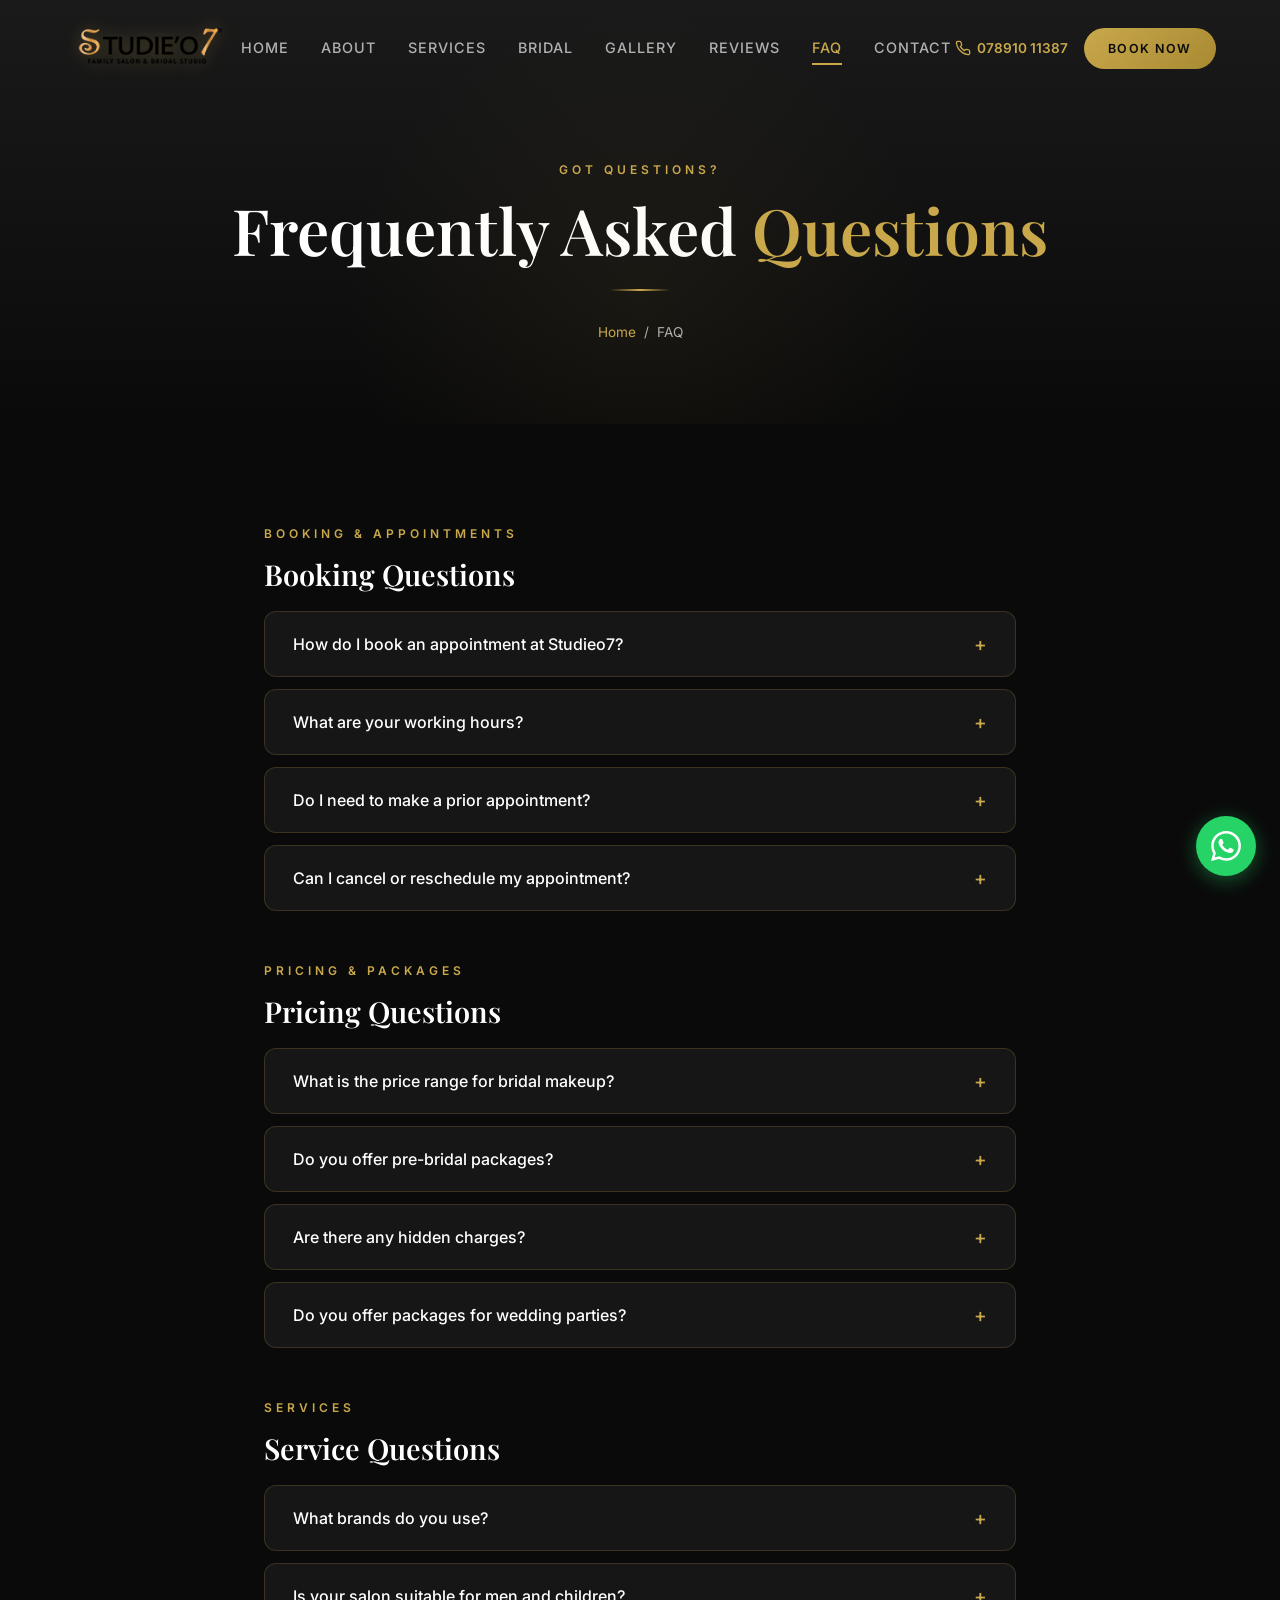
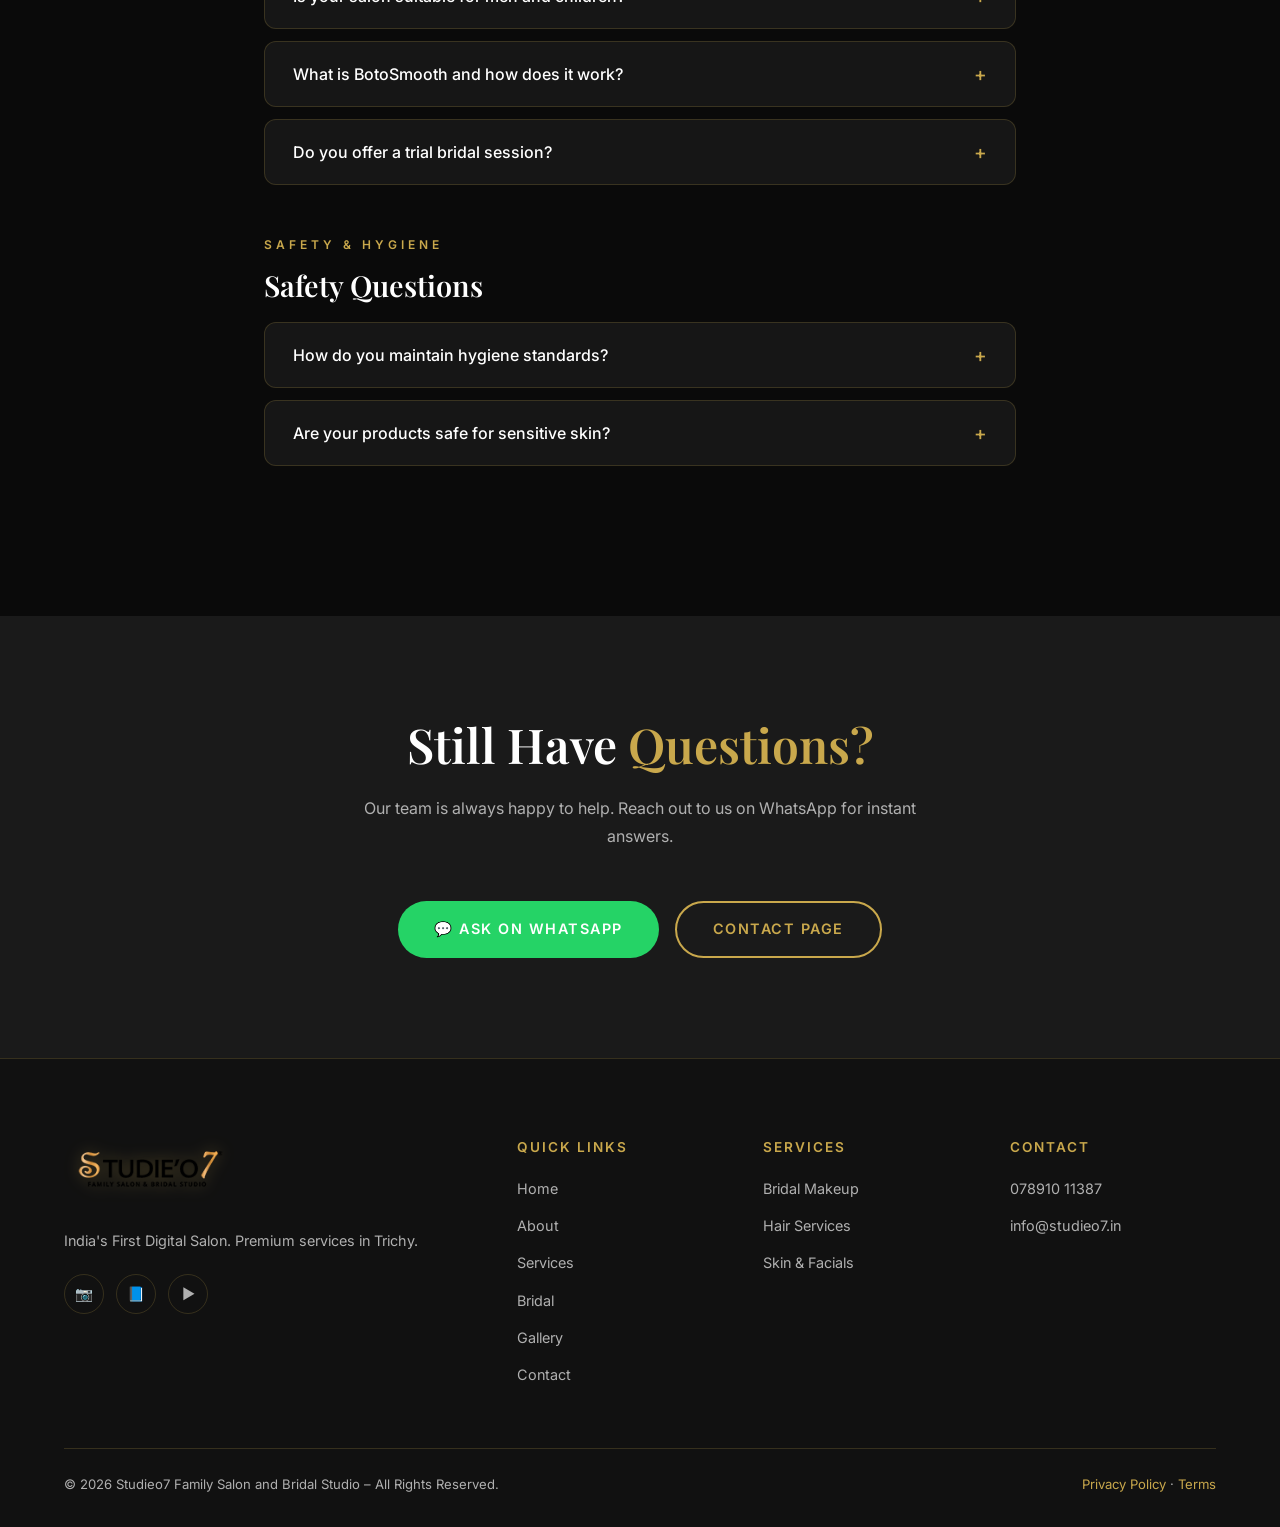
<file: faq.html>
<!DOCTYPE html>
<html lang="en">

<head>
    <meta charset="UTF-8">
    <meta name="viewport" content="width=device-width, initial-scale=1.0">
    <title>FAQ | Studieo7 Family Salon & Bridal Studio | Trichy</title>
    <meta name="description"
        content="Frequently asked questions about Studieo7 salon services, bridal packages, booking, pricing, and more. Get answers before you visit.">
    <link rel="stylesheet" href="styles.css">
</head>

<body>

    <header class="header" id="header">
        <div class="container">
            <a href="index.html" class="logo"><img src="images/logo.png" alt="Studieo7 Family Salon &amp; Bridal Studio"></a>
            <nav class="nav-links" id="navLinks">
                <a href="index.html">Home</a><a href="about.html">About</a><a href="services.html">Services</a>
                <a href="bridal.html">Bridal</a><a href="gallery.html">Gallery</a>
                <a href="testimonials.html">Reviews</a><a href="faq.html" class="active">FAQ</a><a
                    href="contact.html">Contact</a>
            </nav>
            <div class="header-cta">
                <a href="tel:+917891011387" class="header-phone"><svg viewBox="0 0 24 24" fill="none"
                        stroke="currentColor" stroke-width="2">
                        <path
                            d="M22 16.92v3a2 2 0 01-2.18 2 19.79 19.79 0 01-8.63-3.07 19.5 19.5 0 01-6-6 19.79 19.79 0 01-3.07-8.67A2 2 0 014.11 2h3a2 2 0 012 1.72c.127.96.361 1.903.7 2.81a2 2 0 01-.45 2.11L8.09 9.91a16 16 0 006 6l1.27-1.27a2 2 0 012.11-.45c.907.339 1.85.573 2.81.7A2 2 0 0122 16.92z" />
                    </svg> 078910 11387</a>
                <a href="booking.html" class="btn btn-primary btn-shimmer"
                    style="padding:10px 24px;font-size:0.78rem;">Book Now</a>
            </div>
            <button class="hamburger" id="hamburger"
                aria-label="Toggle menu"><span></span><span></span><span></span></button>
        </div>
    </header>

    <section class="page-header">
        <div class="container">
            <span class="section-label">Got Questions?</span>
            <h1>Frequently Asked <span style="color:var(--gold);">Questions</span></h1>
            <div class="gold-divider"></div>
            <div class="breadcrumb"><a href="index.html">Home</a><span>/</span><span>FAQ</span></div>
        </div>
    </section>

    <!-- FAQ Section -->
    <section class="section">
        <div class="container" style="max-width:800px;">

            <!-- Booking -->
            <div class="reveal" style="margin-bottom:50px;">
                <span class="section-label">Booking & Appointments</span>
                <h3 style="margin-bottom:20px;">Booking Questions</h3>

                <div class="faq-item">
                    <button class="faq-question">How do I book an appointment at Studieo7? <span
                            class="faq-icon">+</span></button>
                    <div class="faq-answer">
                        <div class="faq-answer-inner">You can book an appointment through WhatsApp at 078910 11387, call
                            us directly, or use the booking form on our website. We recommend booking at least 2-3 days
                            in advance for regular services and 2-4 weeks ahead for bridal packages.</div>
                    </div>
                </div>

                <div class="faq-item">
                    <button class="faq-question">What are your working hours? <span class="faq-icon">+</span></button>
                    <div class="faq-answer">
                        <div class="faq-answer-inner">We are open from 10:00 AM to 8:00 PM, seven days a week. For
                            bridal services, we can accommodate early morning appointments starting from 5:00 AM on
                            wedding days.</div>
                    </div>
                </div>

                <div class="faq-item">
                    <button class="faq-question">Do I need to make a prior appointment? <span
                            class="faq-icon">+</span></button>
                    <div class="faq-answer">
                        <div class="faq-answer-inner">While walk-ins are welcome for basic services like haircuts, we
                            highly recommend booking an appointment — especially for facials, hair treatments, and
                            bridal services — to avoid waiting and ensure dedicated time with your preferred stylist.
                        </div>
                    </div>
                </div>

                <div class="faq-item">
                    <button class="faq-question">Can I cancel or reschedule my appointment? <span
                            class="faq-icon">+</span></button>
                    <div class="faq-answer">
                        <div class="faq-answer-inner">Yes, you can cancel or reschedule your appointment by contacting
                            us on WhatsApp or phone at least 24 hours before your scheduled time. For bridal bookings,
                            please inform us at least one week in advance.</div>
                    </div>
                </div>
            </div>

            <!-- Pricing -->
            <div class="reveal" style="margin-bottom:50px;">
                <span class="section-label">Pricing & Packages</span>
                <h3 style="margin-bottom:20px;">Pricing Questions</h3>

                <div class="faq-item">
                    <button class="faq-question">What is the price range for bridal makeup? <span
                            class="faq-icon">+</span></button>
                    <div class="faq-answer">
                        <div class="faq-answer-inner">Our bridal packages start at ₹10,000 for Regular Makeup, ₹15,000
                            for HD Makeup, and ₹25,000 for Airbrush Makeup. Guest makeup starts at ₹5,000 per person.
                            All packages include hair do, saree draping, and jewelry setting.</div>
                    </div>
                </div>

                <div class="faq-item">
                    <button class="faq-question">Do you offer pre-bridal packages? <span
                            class="faq-icon">+</span></button>
                    <div class="faq-answer">
                        <div class="faq-answer-inner">Yes! We offer customized pre-bridal packages that include facials,
                            detan, skin preparation, hair treatments, and trial makeup sessions. These packages are
                            designed to ensure you look your absolute best on your big day. Starting from ₹8,000.</div>
                    </div>
                </div>

                <div class="faq-item">
                    <button class="faq-question">Are there any hidden charges? <span class="faq-icon">+</span></button>
                    <div class="faq-answer">
                        <div class="faq-answer-inner">No, we believe in transparent pricing. The prices shared during
                            consultation and on our website are final. Any additional services will be discussed and
                            agreed upon before proceeding.</div>
                    </div>
                </div>

                <div class="faq-item">
                    <button class="faq-question">Do you offer packages for wedding parties? <span
                            class="faq-icon">+</span></button>
                    <div class="faq-answer">
                        <div class="faq-answer-inner">Absolutely! We offer special rates for wedding party groups —
                            including bridesmaids, mother of the bride, and family members. Contact us on WhatsApp for a
                            customized group package quote.</div>
                    </div>
                </div>
            </div>

            <!-- Services -->
            <div class="reveal" style="margin-bottom:50px;">
                <span class="section-label">Services</span>
                <h3 style="margin-bottom:20px;">Service Questions</h3>

                <div class="faq-item">
                    <button class="faq-question">What brands do you use? <span class="faq-icon">+</span></button>
                    <div class="faq-answer">
                        <div class="faq-answer-inner">We exclusively use international premium brands including MAC,
                            NARS, Huda Beauty, L'Oréal, and Dior. We never compromise on quality — every product is
                            certified, skin-safe, and used by our trained professionals.</div>
                    </div>
                </div>

                <div class="faq-item">
                    <button class="faq-question">Is your salon suitable for men and children? <span
                            class="faq-icon">+</span></button>
                    <div class="faq-answer">
                        <div class="faq-answer-inner">Yes! Studieo7 is a complete family salon. We offer services for
                            men, women, and children including haircuts, grooming, facials, and styling — all in a
                            comfortable, premium environment.</div>
                    </div>
                </div>

                <div class="faq-item">
                    <button class="faq-question">What is BotoSmooth and how does it work? <span
                            class="faq-icon">+</span></button>
                    <div class="faq-answer">
                        <div class="faq-answer-inner">BotoSmooth is an advanced hair treatment that transforms frizzy,
                            unmanageable hair into glossy, smooth locks. It works by deeply nourishing the hair fibers
                            with proteins and bonds, providing long-lasting results. Results are visible from the first
                            session.</div>
                    </div>
                </div>

                <div class="faq-item">
                    <button class="faq-question">Do you offer a trial bridal session? <span
                            class="faq-icon">+</span></button>
                    <div class="faq-answer">
                        <div class="faq-answer-inner">Yes, trial sessions are included in our HD and Airbrush packages.
                            For Regular packages, trial sessions can be arranged at an additional cost. We strongly
                            recommend a trial session to finalize your look before the big day.</div>
                    </div>
                </div>
            </div>

            <!-- Products & Safety -->
            <div class="reveal" style="margin-bottom:50px;">
                <span class="section-label">Safety & Hygiene</span>
                <h3 style="margin-bottom:20px;">Safety Questions</h3>

                <div class="faq-item">
                    <button class="faq-question">How do you maintain hygiene standards? <span
                            class="faq-icon">+</span></button>
                    <div class="faq-answer">
                        <div class="faq-answer-inner">Hygiene is our top priority. All tools are sanitized and
                            sterilized after each use. We use disposable accessories where applicable, and our salon
                            undergoes daily deep cleaning. Our premium environment is designed to meet international
                            hygiene standards.</div>
                    </div>
                </div>

                <div class="faq-item">
                    <button class="faq-question">Are your products safe for sensitive skin? <span
                            class="faq-icon">+</span></button>
                    <div class="faq-answer">
                        <div class="faq-answer-inner">Yes, we use dermatologically tested, certified products from
                            trusted international brands. Please inform your stylist about any allergies or
                            sensitivities before your service, and we'll customize the products accordingly.</div>
                    </div>
                </div>
            </div>

        </div>
    </section>

    <!-- Still Have Questions -->
    <section class="section section-dark text-center">
        <div class="container reveal">
            <h2 class="section-title">Still Have <span>Questions?</span></h2>
            <p class="section-subtitle">Our team is always happy to help. Reach out to us on WhatsApp for instant
                answers.</p>
            <div style="display:flex; gap:16px; justify-content:center; flex-wrap:wrap;">
                <a href="https://wa.me/917891011387?text=Hi%20Studieo7!%20I%20have%20a%20question%20about%20your%20services."
                    target="_blank" class="btn btn-whatsapp btn-shimmer">💬 Ask on WhatsApp</a>
                <a href="contact.html" class="btn btn-secondary">Contact Page</a>
            </div>
        </div>
    </section>

    <footer class="footer">
        <div class="container">
            <div class="footer-grid">
                <div class="footer-brand"><a href="index.html" class="logo"><img src="images/logo.png" alt="Studieo7 Family Salon &amp; Bridal Studio"></a>
                    <p>India's First Digital Salon. Premium services in Trichy.</p>
                    <div class="footer-social"><a href="https://www.instagram.com/studieo7_trichy/" target="_blank"
                            class="social-icon">📷</a><a href="https://www.facebook.com/studieo7" target="_blank"
                            class="social-icon">📘</a><a href="https://www.youtube.com/channel/UCle0jqQdTvtz8UsgdxM7Ddg"
                            target="_blank" class="social-icon">▶️</a></div>
                </div>
                <div>
                    <h4>Quick Links</h4>
                    <ul class="footer-links">
                        <li><a href="index.html">Home</a></li>
                        <li><a href="about.html">About</a></li>
                        <li><a href="services.html">Services</a></li>
                        <li><a href="bridal.html">Bridal</a></li>
                        <li><a href="gallery.html">Gallery</a></li>
                        <li><a href="contact.html">Contact</a></li>
                    </ul>
                </div>
                <div>
                    <h4>Services</h4>
                    <ul class="footer-links">
                        <li><a href="bridal.html">Bridal Makeup</a></li>
                        <li><a href="services.html">Hair Services</a></li>
                        <li><a href="services.html">Skin & Facials</a></li>
                    </ul>
                </div>
                <div>
                    <h4>Contact</h4>
                    <ul class="footer-links">
                        <li><a href="tel:+917891011387">078910 11387</a></li>
                        <li><a href="mailto:info@studieo7.in">info@studieo7.in</a></li>
                    </ul>
                </div>
            </div>
            <div class="footer-bottom">
                <p>© 2026 Studieo7 Family Salon and Bridal Studio – All Rights Reserved.</p>
                <p><a href="#">Privacy Policy</a> · <a href="#">Terms</a></p>
            </div>
        </div>
    </footer>

    <a href="https://wa.me/917891011387" target="_blank" class="whatsapp-float whatsapp-link" aria-label="WhatsApp"><svg
            viewBox="0 0 24 24" fill="#fff">
            <path
                d="M17.472 14.382c-.297-.149-1.758-.867-2.03-.967-.273-.099-.471-.148-.67.15-.197.297-.767.966-.94 1.164-.173.199-.347.223-.644.075-.297-.15-1.255-.463-2.39-1.475-.883-.788-1.48-1.761-1.653-2.059-.173-.297-.018-.458.13-.606.134-.133.298-.347.446-.52.149-.174.198-.298.298-.497.099-.198.05-.371-.025-.52-.075-.149-.669-1.612-.916-2.207-.242-.579-.487-.5-.669-.51-.173-.008-.371-.01-.57-.01-.198 0-.52.074-.792.372-.272.297-1.04 1.016-1.04 2.479 0 1.462 1.065 2.875 1.213 3.074.149.198 2.096 3.2 5.077 4.487.709.306 1.262.489 1.694.625.712.227 1.36.195 1.871.118.571-.085 1.758-.719 2.006-1.413.248-.694.248-1.289.173-1.413-.074-.124-.272-.198-.57-.347m-5.421 7.403h-.004a9.87 9.87 0 01-5.031-1.378l-.361-.214-3.741.982.998-3.648-.235-.374a9.86 9.86 0 01-1.51-5.26c.001-5.45 4.436-9.884 9.888-9.884 2.64 0 5.122 1.03 6.988 2.898a9.825 9.825 0 012.893 6.994c-.003 5.45-4.437 9.884-9.885 9.884m8.413-18.297A11.815 11.815 0 0012.05 0C5.495 0 .16 5.335.157 11.892c0 2.096.547 4.142 1.588 5.945L.057 24l6.305-1.654a11.882 11.882 0 005.683 1.448h.005c6.554 0 11.89-5.335 11.893-11.893a11.821 11.821 0 00-3.48-8.413z" />
        </svg></a>
    <div class="mobile-bottom-bar">
        <div class="bar-inner"><a href="tel:+917891011387" class="btn btn-secondary"
                style="border-color:var(--gold);">📞 Call</a><a href="https://wa.me/917891011387" target="_blank"
                class="btn btn-whatsapp">💬 WhatsApp</a><a href="booking.html" class="btn btn-primary">Book Now</a>
        </div>
    </div>

    <script src="main.js"></script>
</body>

</html>
</file>
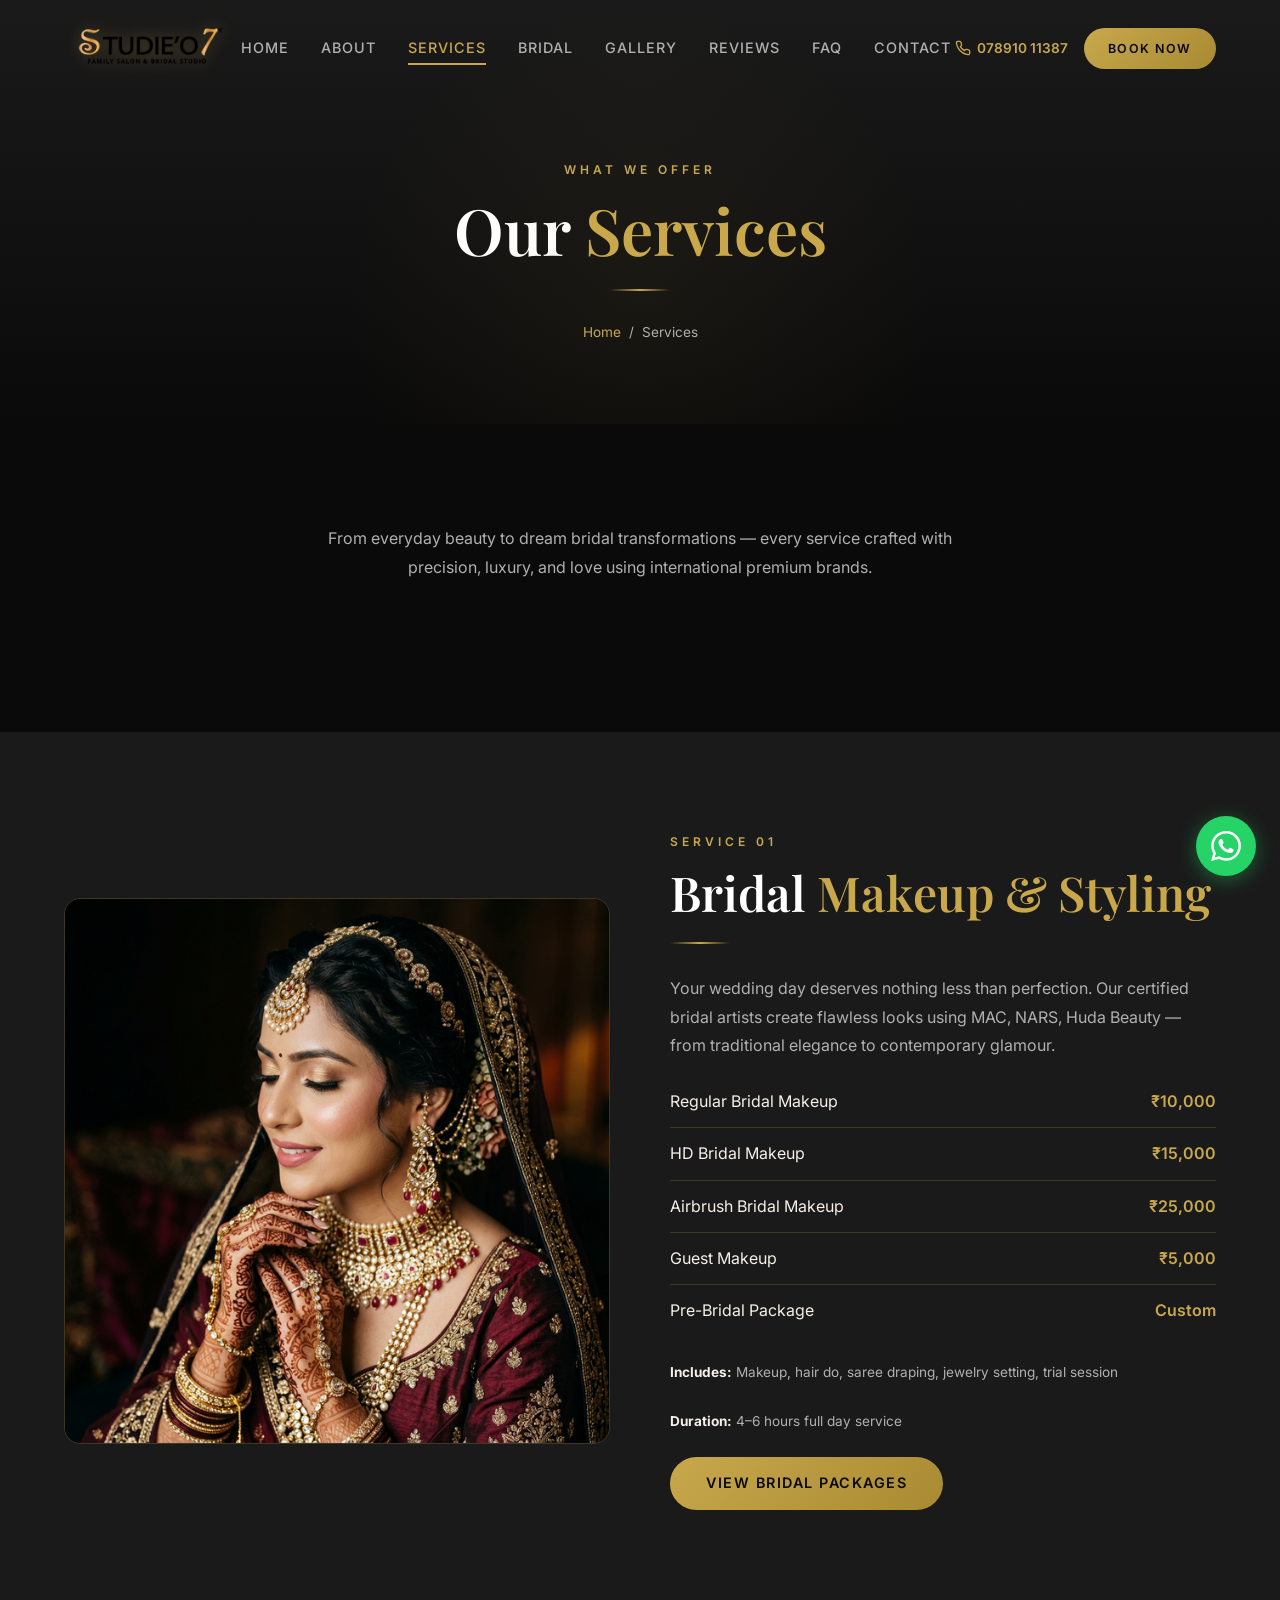
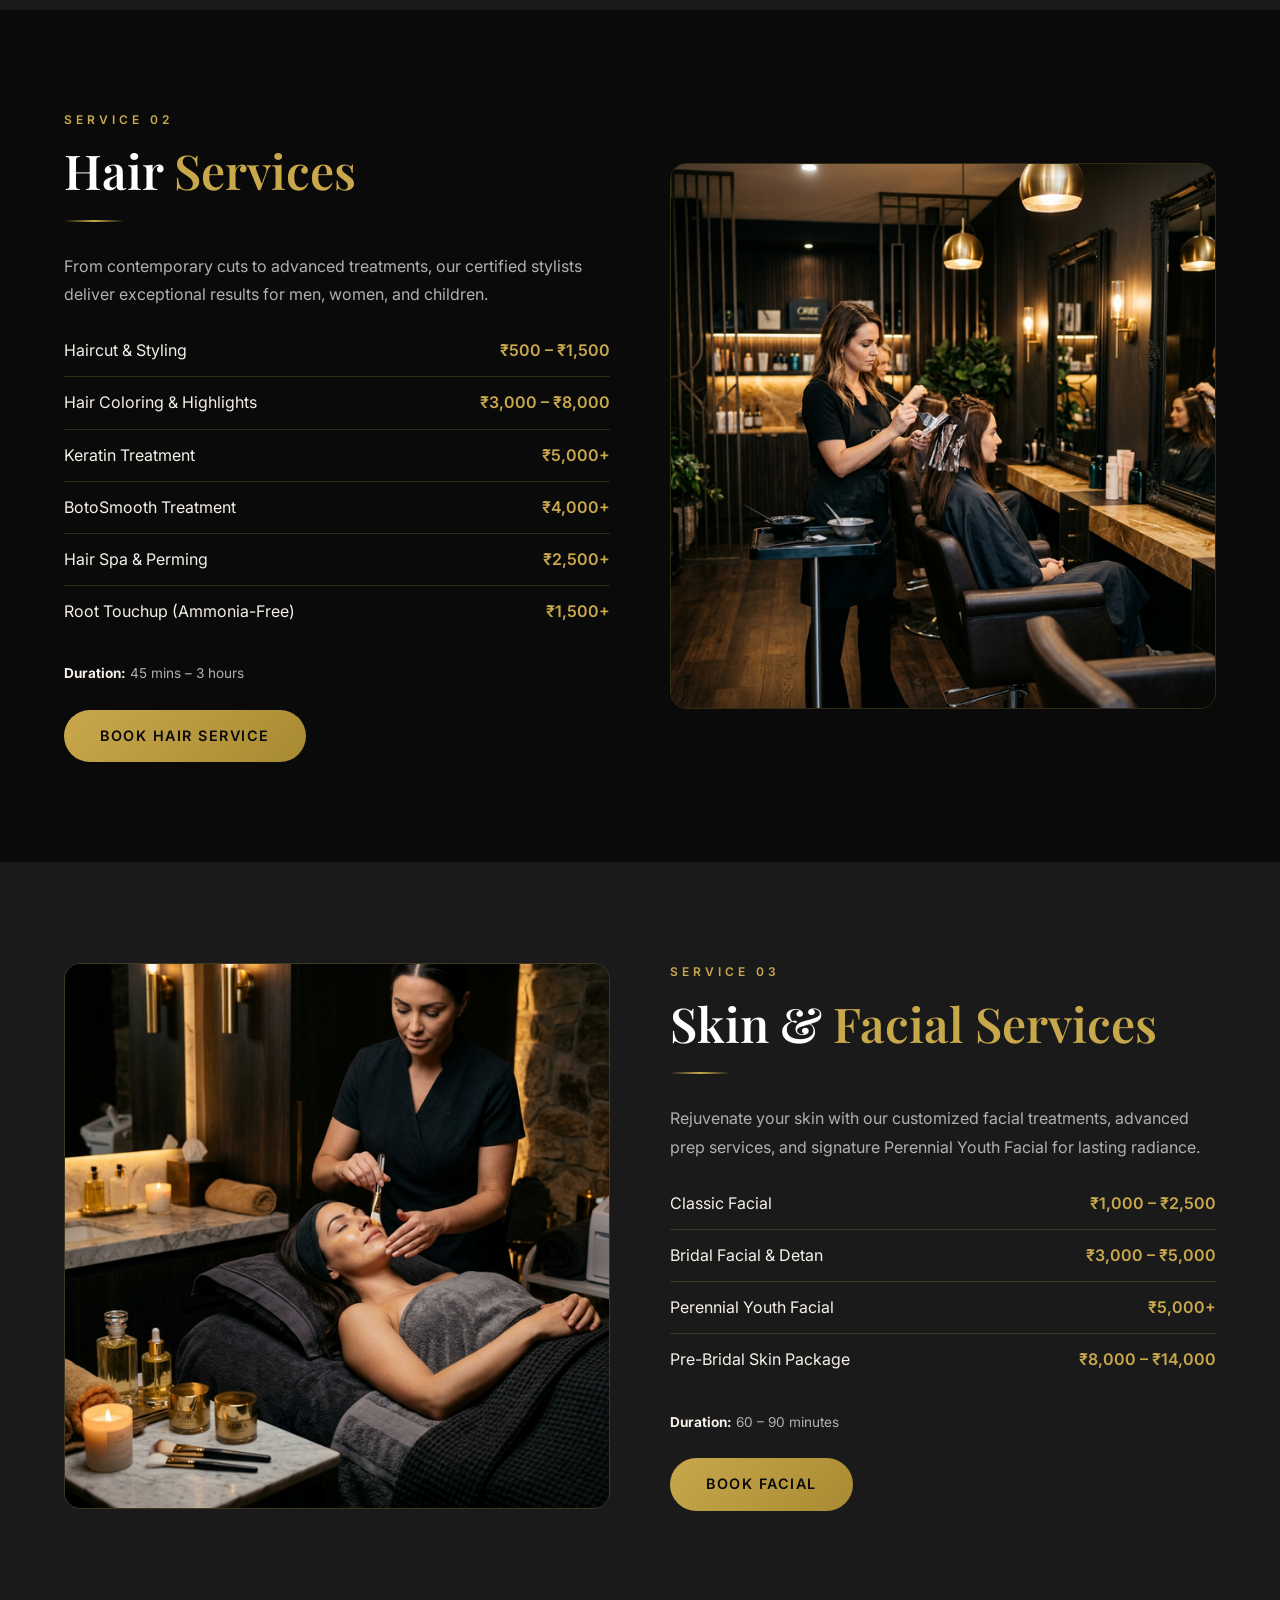
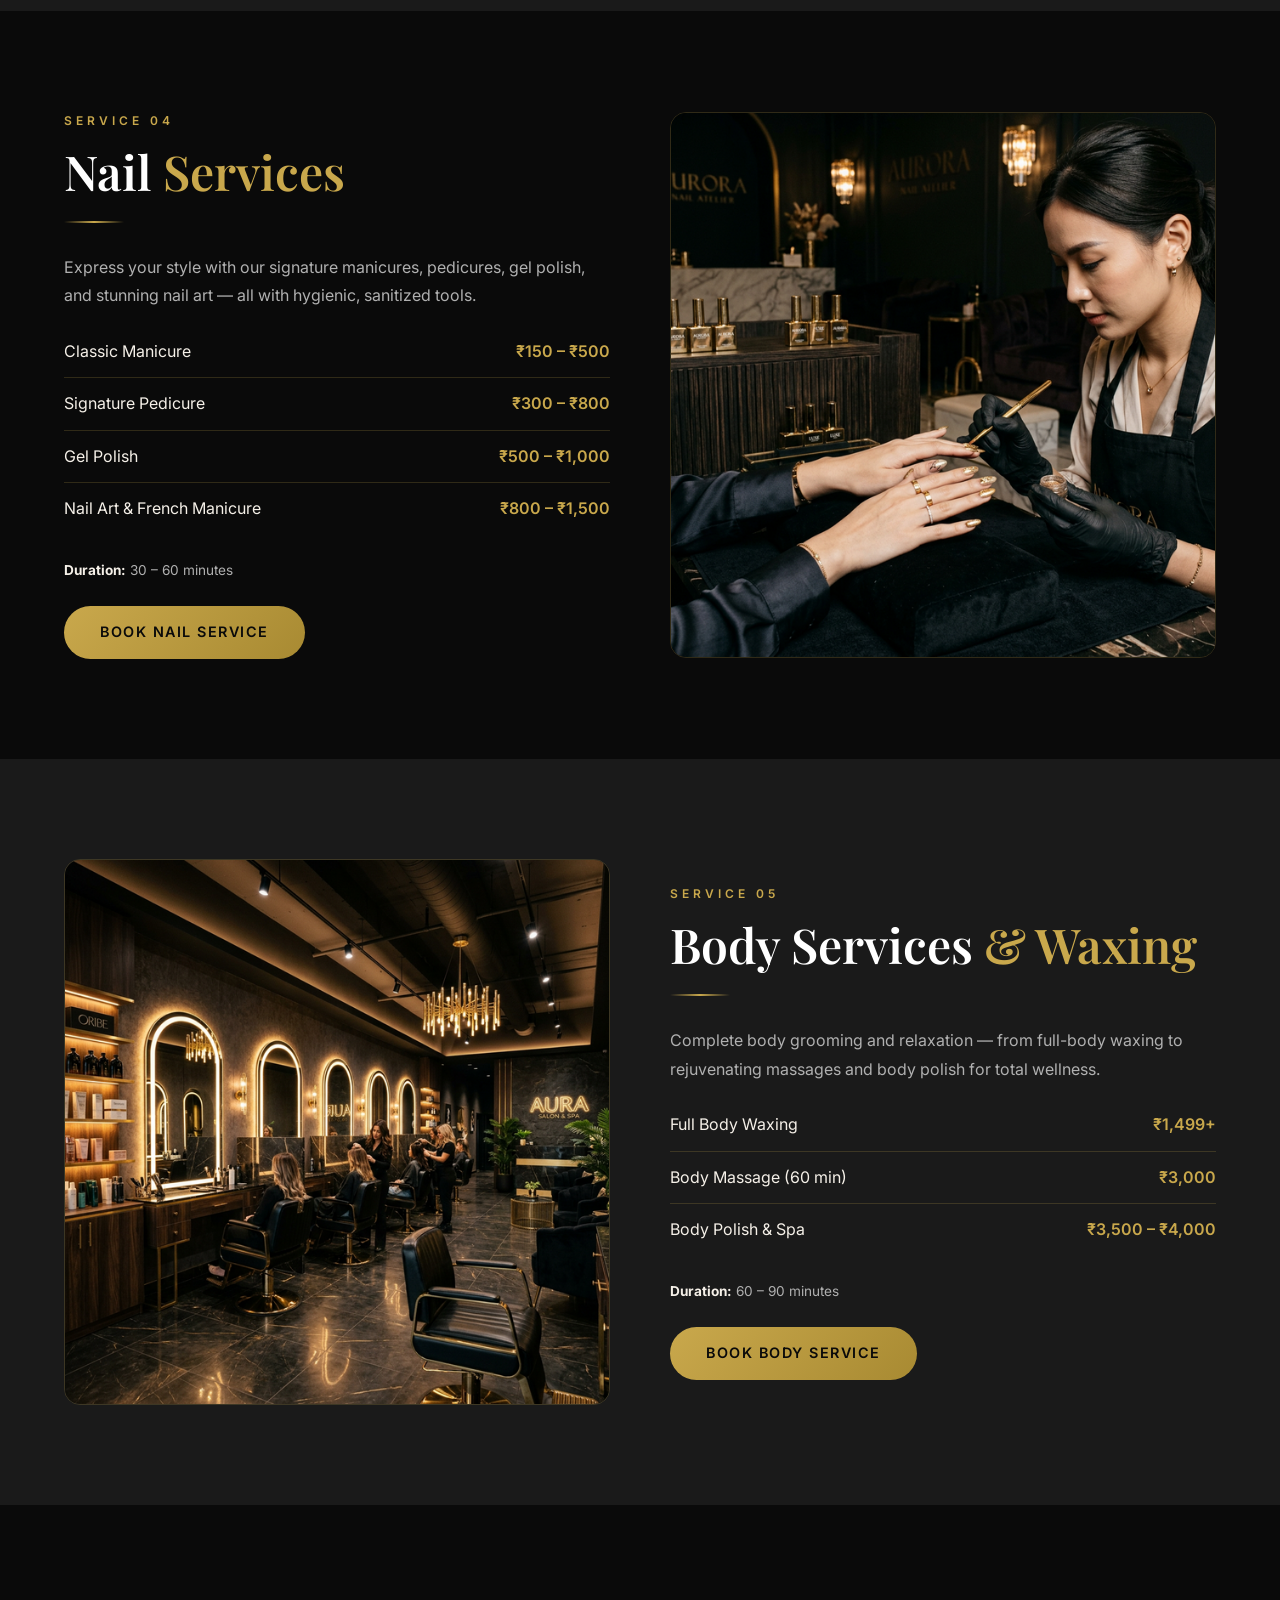
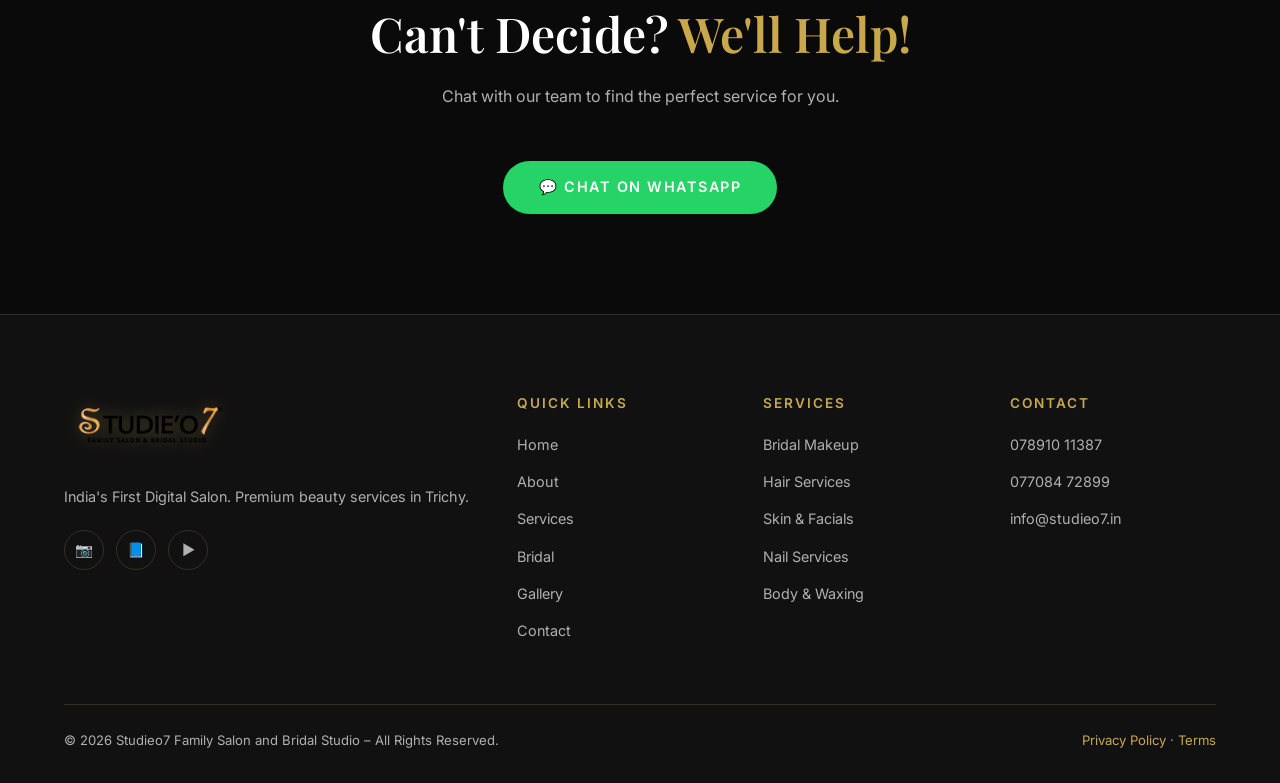
<file: services.html>
<!DOCTYPE html>
<html lang="en">

<head>
    <meta charset="UTF-8">
    <meta name="viewport" content="width=device-width, initial-scale=1.0">
    <title>Premium Services | Studieo7 Family Salon & Bridal Studio | Trichy</title>
    <meta name="description"
        content="Explore Studieo7's premium beauty services — Bridal Makeup, Hair Styling, Facials, Nail Art, Body Spa & Waxing. International brands. Book now in Trichy.">
    <meta name="keywords"
        content="Salon Services Trichy, Hair Coloring Trichy, Facial Treatment Trichy, Keratin Treatment Trichy, Nail Art Trichy">
    <link rel="stylesheet" href="styles.css">
</head>

<body>

    <!-- Header -->
    <header class="header" id="header">
        <div class="container">
            <a href="index.html" class="logo"><img src="images/logo.png" alt="Studieo7 Family Salon &amp; Bridal Studio"></a>
            <nav class="nav-links" id="navLinks">
                <a href="index.html">Home</a>
                <a href="about.html">About</a>
                <a href="services.html" class="active">Services</a>
                <a href="bridal.html">Bridal</a>
                <a href="gallery.html">Gallery</a>
                <a href="testimonials.html">Reviews</a>
                <a href="faq.html">FAQ</a>
                <a href="contact.html">Contact</a>
            </nav>
            <div class="header-cta">
                <a href="tel:+917891011387" class="header-phone"><svg viewBox="0 0 24 24" fill="none"
                        stroke="currentColor" stroke-width="2">
                        <path
                            d="M22 16.92v3a2 2 0 01-2.18 2 19.79 19.79 0 01-8.63-3.07 19.5 19.5 0 01-6-6 19.79 19.79 0 01-3.07-8.67A2 2 0 014.11 2h3a2 2 0 012 1.72c.127.96.361 1.903.7 2.81a2 2 0 01-.45 2.11L8.09 9.91a16 16 0 006 6l1.27-1.27a2 2 0 012.11-.45c.907.339 1.85.573 2.81.7A2 2 0 0122 16.92z" />
                    </svg> 078910 11387</a>
                <a href="booking.html" class="btn btn-primary btn-shimmer"
                    style="padding:10px 24px;font-size:0.78rem;">Book Now</a>
            </div>
            <button class="hamburger" id="hamburger"
                aria-label="Toggle menu"><span></span><span></span><span></span></button>
        </div>
    </header>

    <!-- Page Header -->
    <section class="page-header">
        <div class="container">
            <span class="section-label">What We Offer</span>
            <h1>Our <span style="color:var(--gold);">Services</span></h1>
            <div class="gold-divider"></div>
            <div class="breadcrumb"><a href="index.html">Home</a><span>/</span><span>Services</span></div>
        </div>
    </section>

    <!-- Services Introduction -->
    <section class="section">
        <div class="container text-center">
            <p class="section-subtitle reveal" style="max-width:700px;">From everyday beauty to dream bridal
                transformations — every service crafted with precision, luxury, and love using international premium
                brands.</p>
        </div>
    </section>

    <!-- Service 1: Bridal Makeup -->
    <section class="section section-dark" id="bridal-makeup">
        <div class="container">
            <div class="grid grid-2" style="align-items:center; gap:60px;">
                <div class="reveal-left">
                    <img src="images/bridal-makeup.png" alt="Bridal Makeup Services"
                        style="border-radius:16px; border:1px solid var(--glass-border);">
                </div>
                <div class="reveal-right">
                    <span class="section-label">Service 01</span>
                    <h2 class="section-title">Bridal <span>Makeup & Styling</span></h2>
                    <div class="gold-divider" style="margin-left:0;"></div>
                    <p style="margin-bottom:16px;">Your wedding day deserves nothing less than perfection. Our certified
                        bridal artists create flawless looks using MAC, NARS, Huda Beauty — from traditional elegance to
                        contemporary glamour.</p>
                    <div style="margin-bottom:24px;">
                        <div
                            style="display:flex; justify-content:space-between; padding:12px 0; border-bottom:1px solid var(--glass-border);">
                            <span style="color:var(--ivory);">Regular Bridal Makeup</span>
                            <span style="color:var(--gold); font-weight:600;">₹10,000</span>
                        </div>
                        <div
                            style="display:flex; justify-content:space-between; padding:12px 0; border-bottom:1px solid var(--glass-border);">
                            <span style="color:var(--ivory);">HD Bridal Makeup</span>
                            <span style="color:var(--gold); font-weight:600;">₹15,000</span>
                        </div>
                        <div
                            style="display:flex; justify-content:space-between; padding:12px 0; border-bottom:1px solid var(--glass-border);">
                            <span style="color:var(--ivory);">Airbrush Bridal Makeup</span>
                            <span style="color:var(--gold); font-weight:600;">₹25,000</span>
                        </div>
                        <div
                            style="display:flex; justify-content:space-between; padding:12px 0; border-bottom:1px solid var(--glass-border);">
                            <span style="color:var(--ivory);">Guest Makeup</span>
                            <span style="color:var(--gold); font-weight:600;">₹5,000</span>
                        </div>
                        <div style="display:flex; justify-content:space-between; padding:12px 0;">
                            <span style="color:var(--ivory);">Pre-Bridal Package</span>
                            <span style="color:var(--gold); font-weight:600;">Custom</span>
                        </div>
                    </div>
                    <p style="font-size:0.85rem; margin-bottom:24px;"><strong
                            style="color:var(--ivory);">Includes:</strong> Makeup, hair do, saree draping, jewelry
                        setting, trial session</p>
                    <p style="font-size:0.85rem; margin-bottom:24px;"><strong
                            style="color:var(--ivory);">Duration:</strong> 4–6 hours full day service</p>
                    <a href="bridal.html" class="btn btn-primary btn-shimmer">View Bridal Packages</a>
                </div>
            </div>
        </div>
    </section>

    <!-- Service 2: Hair Services -->
    <section class="section" id="hair-services">
        <div class="container">
            <div class="grid grid-2" style="align-items:center; gap:60px;">
                <div class="reveal-left" style="order:2;">
                    <img src="images/hair-services.png" alt="Hair Services"
                        style="border-radius:16px; border:1px solid var(--glass-border);">
                </div>
                <div class="reveal-right" style="order:1;">
                    <span class="section-label">Service 02</span>
                    <h2 class="section-title">Hair <span>Services</span></h2>
                    <div class="gold-divider" style="margin-left:0;"></div>
                    <p style="margin-bottom:16px;">From contemporary cuts to advanced treatments, our certified stylists
                        deliver exceptional results for men, women, and children.</p>
                    <div style="margin-bottom:24px;">
                        <div
                            style="display:flex; justify-content:space-between; padding:12px 0; border-bottom:1px solid var(--glass-border);">
                            <span style="color:var(--ivory);">Haircut & Styling</span>
                            <span style="color:var(--gold); font-weight:600;">₹500 – ₹1,500</span>
                        </div>
                        <div
                            style="display:flex; justify-content:space-between; padding:12px 0; border-bottom:1px solid var(--glass-border);">
                            <span style="color:var(--ivory);">Hair Coloring & Highlights</span>
                            <span style="color:var(--gold); font-weight:600;">₹3,000 – ₹8,000</span>
                        </div>
                        <div
                            style="display:flex; justify-content:space-between; padding:12px 0; border-bottom:1px solid var(--glass-border);">
                            <span style="color:var(--ivory);">Keratin Treatment</span>
                            <span style="color:var(--gold); font-weight:600;">₹5,000+</span>
                        </div>
                        <div
                            style="display:flex; justify-content:space-between; padding:12px 0; border-bottom:1px solid var(--glass-border);">
                            <span style="color:var(--ivory);">BotoSmooth Treatment</span>
                            <span style="color:var(--gold); font-weight:600;">₹4,000+</span>
                        </div>
                        <div
                            style="display:flex; justify-content:space-between; padding:12px 0; border-bottom:1px solid var(--glass-border);">
                            <span style="color:var(--ivory);">Hair Spa & Perming</span>
                            <span style="color:var(--gold); font-weight:600;">₹2,500+</span>
                        </div>
                        <div style="display:flex; justify-content:space-between; padding:12px 0;">
                            <span style="color:var(--ivory);">Root Touchup (Ammonia-Free)</span>
                            <span style="color:var(--gold); font-weight:600;">₹1,500+</span>
                        </div>
                    </div>
                    <p style="font-size:0.85rem; margin-bottom:24px;"><strong
                            style="color:var(--ivory);">Duration:</strong> 45 mins – 3 hours</p>
                    <a href="booking.html" class="btn btn-primary btn-shimmer">Book Hair Service</a>
                </div>
            </div>
        </div>
    </section>

    <!-- Service 3: Skin & Facial -->
    <section class="section section-dark" id="skin-facial">
        <div class="container">
            <div class="grid grid-2" style="align-items:center; gap:60px;">
                <div class="reveal-left">
                    <img src="images/skin-facial.png" alt="Skin & Facial Services"
                        style="border-radius:16px; border:1px solid var(--glass-border);">
                </div>
                <div class="reveal-right">
                    <span class="section-label">Service 03</span>
                    <h2 class="section-title">Skin & <span>Facial Services</span></h2>
                    <div class="gold-divider" style="margin-left:0;"></div>
                    <p style="margin-bottom:16px;">Rejuvenate your skin with our customized facial treatments, advanced
                        prep services, and signature Perennial Youth Facial for lasting radiance.</p>
                    <div style="margin-bottom:24px;">
                        <div
                            style="display:flex; justify-content:space-between; padding:12px 0; border-bottom:1px solid var(--glass-border);">
                            <span style="color:var(--ivory);">Classic Facial</span>
                            <span style="color:var(--gold); font-weight:600;">₹1,000 – ₹2,500</span>
                        </div>
                        <div
                            style="display:flex; justify-content:space-between; padding:12px 0; border-bottom:1px solid var(--glass-border);">
                            <span style="color:var(--ivory);">Bridal Facial & Detan</span>
                            <span style="color:var(--gold); font-weight:600;">₹3,000 – ₹5,000</span>
                        </div>
                        <div
                            style="display:flex; justify-content:space-between; padding:12px 0; border-bottom:1px solid var(--glass-border);">
                            <span style="color:var(--ivory);">Perennial Youth Facial</span>
                            <span style="color:var(--gold); font-weight:600;">₹5,000+</span>
                        </div>
                        <div style="display:flex; justify-content:space-between; padding:12px 0;">
                            <span style="color:var(--ivory);">Pre-Bridal Skin Package</span>
                            <span style="color:var(--gold); font-weight:600;">₹8,000 – ₹14,000</span>
                        </div>
                    </div>
                    <p style="font-size:0.85rem; margin-bottom:24px;"><strong
                            style="color:var(--ivory);">Duration:</strong> 60 – 90 minutes</p>
                    <a href="booking.html" class="btn btn-primary btn-shimmer">Book Facial</a>
                </div>
            </div>
        </div>
    </section>

    <!-- Service 4: Nail Services -->
    <section class="section" id="nail-services">
        <div class="container">
            <div class="grid grid-2" style="align-items:center; gap:60px;">
                <div class="reveal-left" style="order:2;">
                    <img src="images/nail-services.png" alt="Nail Services"
                        style="border-radius:16px; border:1px solid var(--glass-border);">
                </div>
                <div class="reveal-right" style="order:1;">
                    <span class="section-label">Service 04</span>
                    <h2 class="section-title">Nail <span>Services</span></h2>
                    <div class="gold-divider" style="margin-left:0;"></div>
                    <p style="margin-bottom:16px;">Express your style with our signature manicures, pedicures, gel
                        polish, and stunning nail art — all with hygienic, sanitized tools.</p>
                    <div style="margin-bottom:24px;">
                        <div
                            style="display:flex; justify-content:space-between; padding:12px 0; border-bottom:1px solid var(--glass-border);">
                            <span style="color:var(--ivory);">Classic Manicure</span>
                            <span style="color:var(--gold); font-weight:600;">₹150 – ₹500</span>
                        </div>
                        <div
                            style="display:flex; justify-content:space-between; padding:12px 0; border-bottom:1px solid var(--glass-border);">
                            <span style="color:var(--ivory);">Signature Pedicure</span>
                            <span style="color:var(--gold); font-weight:600;">₹300 – ₹800</span>
                        </div>
                        <div
                            style="display:flex; justify-content:space-between; padding:12px 0; border-bottom:1px solid var(--glass-border);">
                            <span style="color:var(--ivory);">Gel Polish</span>
                            <span style="color:var(--gold); font-weight:600;">₹500 – ₹1,000</span>
                        </div>
                        <div style="display:flex; justify-content:space-between; padding:12px 0;">
                            <span style="color:var(--ivory);">Nail Art & French Manicure</span>
                            <span style="color:var(--gold); font-weight:600;">₹800 – ₹1,500</span>
                        </div>
                    </div>
                    <p style="font-size:0.85rem; margin-bottom:24px;"><strong
                            style="color:var(--ivory);">Duration:</strong> 30 – 60 minutes</p>
                    <a href="booking.html" class="btn btn-primary btn-shimmer">Book Nail Service</a>
                </div>
            </div>
        </div>
    </section>

    <!-- Service 5: Body Services -->
    <section class="section section-dark" id="body-services">
        <div class="container">
            <div class="grid grid-2" style="align-items:center; gap:60px;">
                <div class="reveal-left">
                    <img src="images/salon-interior.png" alt="Body Services & Waxing"
                        style="border-radius:16px; border:1px solid var(--glass-border);">
                </div>
                <div class="reveal-right">
                    <span class="section-label">Service 05</span>
                    <h2 class="section-title">Body Services <span>& Waxing</span></h2>
                    <div class="gold-divider" style="margin-left:0;"></div>
                    <p style="margin-bottom:16px;">Complete body grooming and relaxation — from full-body waxing to
                        rejuvenating massages and body polish for total wellness.</p>
                    <div style="margin-bottom:24px;">
                        <div
                            style="display:flex; justify-content:space-between; padding:12px 0; border-bottom:1px solid var(--glass-border);">
                            <span style="color:var(--ivory);">Full Body Waxing</span>
                            <span style="color:var(--gold); font-weight:600;">₹1,499+</span>
                        </div>
                        <div
                            style="display:flex; justify-content:space-between; padding:12px 0; border-bottom:1px solid var(--glass-border);">
                            <span style="color:var(--ivory);">Body Massage (60 min)</span>
                            <span style="color:var(--gold); font-weight:600;">₹3,000</span>
                        </div>
                        <div style="display:flex; justify-content:space-between; padding:12px 0;">
                            <span style="color:var(--ivory);">Body Polish & Spa</span>
                            <span style="color:var(--gold); font-weight:600;">₹3,500 – ₹4,000</span>
                        </div>
                    </div>
                    <p style="font-size:0.85rem; margin-bottom:24px;"><strong
                            style="color:var(--ivory);">Duration:</strong> 60 – 90 minutes</p>
                    <a href="booking.html" class="btn btn-primary btn-shimmer">Book Body Service</a>
                </div>
            </div>
        </div>
    </section>

    <!-- CTA -->
    <section class="section text-center">
        <div class="container reveal">
            <h2 class="section-title">Can't Decide? <span>We'll Help!</span></h2>
            <p class="section-subtitle">Chat with our team to find the perfect service for you.</p>
            <a href="https://wa.me/917891011387?text=Hi%20Studieo7!%20I%20need%20help%20choosing%20a%20service."
                target="_blank" class="btn btn-whatsapp btn-shimmer">
                💬 Chat on WhatsApp
            </a>
        </div>
    </section>

    <!-- Footer -->
    <footer class="footer">
        <div class="container">
            <div class="footer-grid">
                <div class="footer-brand">
                    <a href="index.html" class="logo"><img src="images/logo.png" alt="Studieo7 Family Salon &amp; Bridal Studio"></a>
                    <p>India's First Digital Salon. Premium beauty services in Trichy.</p>
                    <div class="footer-social">
                        <a href="https://www.instagram.com/studieo7_trichy/" target="_blank" class="social-icon">📷</a>
                        <a href="https://www.facebook.com/studieo7" target="_blank" class="social-icon">📘</a>
                        <a href="https://www.youtube.com/channel/UCle0jqQdTvtz8UsgdxM7Ddg" target="_blank"
                            class="social-icon">▶️</a>
                    </div>
                </div>
                <div>
                    <h4>Quick Links</h4>
                    <ul class="footer-links">
                        <li><a href="index.html">Home</a></li>
                        <li><a href="about.html">About</a></li>
                        <li><a href="services.html">Services</a></li>
                        <li><a href="bridal.html">Bridal</a></li>
                        <li><a href="gallery.html">Gallery</a></li>
                        <li><a href="contact.html">Contact</a></li>
                    </ul>
                </div>
                <div>
                    <h4>Services</h4>
                    <ul class="footer-links">
                        <li><a href="bridal.html">Bridal Makeup</a></li>
                        <li><a href="#hair-services">Hair Services</a></li>
                        <li><a href="#skin-facial">Skin & Facials</a></li>
                        <li><a href="#nail-services">Nail Services</a></li>
                        <li><a href="#body-services">Body & Waxing</a></li>
                    </ul>
                </div>
                <div>
                    <h4>Contact</h4>
                    <ul class="footer-links">
                        <li><a href="tel:+917891011387">078910 11387</a></li>
                        <li><a href="tel:+917708472899">077084 72899</a></li>
                        <li><a href="mailto:info@studieo7.in">info@studieo7.in</a></li>
                    </ul>
                </div>
            </div>
            <div class="footer-bottom">
                <p>© 2026 Studieo7 Family Salon and Bridal Studio – All Rights Reserved.</p>
                <p><a href="#">Privacy Policy</a> · <a href="#">Terms</a></p>
            </div>
        </div>
    </footer>

    <a href="https://wa.me/917891011387" target="_blank" class="whatsapp-float whatsapp-link" aria-label="WhatsApp"><svg
            viewBox="0 0 24 24" fill="#fff">
            <path
                d="M17.472 14.382c-.297-.149-1.758-.867-2.03-.967-.273-.099-.471-.148-.67.15-.197.297-.767.966-.94 1.164-.173.199-.347.223-.644.075-.297-.15-1.255-.463-2.39-1.475-.883-.788-1.48-1.761-1.653-2.059-.173-.297-.018-.458.13-.606.134-.133.298-.347.446-.52.149-.174.198-.298.298-.497.099-.198.05-.371-.025-.52-.075-.149-.669-1.612-.916-2.207-.242-.579-.487-.5-.669-.51-.173-.008-.371-.01-.57-.01-.198 0-.52.074-.792.372-.272.297-1.04 1.016-1.04 2.479 0 1.462 1.065 2.875 1.213 3.074.149.198 2.096 3.2 5.077 4.487.709.306 1.262.489 1.694.625.712.227 1.36.195 1.871.118.571-.085 1.758-.719 2.006-1.413.248-.694.248-1.289.173-1.413-.074-.124-.272-.198-.57-.347m-5.421 7.403h-.004a9.87 9.87 0 01-5.031-1.378l-.361-.214-3.741.982.998-3.648-.235-.374a9.86 9.86 0 01-1.51-5.26c.001-5.45 4.436-9.884 9.888-9.884 2.64 0 5.122 1.03 6.988 2.898a9.825 9.825 0 012.893 6.994c-.003 5.45-4.437 9.884-9.885 9.884m8.413-18.297A11.815 11.815 0 0012.05 0C5.495 0 .16 5.335.157 11.892c0 2.096.547 4.142 1.588 5.945L.057 24l6.305-1.654a11.882 11.882 0 005.683 1.448h.005c6.554 0 11.89-5.335 11.893-11.893a11.821 11.821 0 00-3.48-8.413z" />
        </svg></a>

    <div class="mobile-bottom-bar">
        <div class="bar-inner"><a href="tel:+917891011387" class="btn btn-secondary"
                style="border-color:var(--gold);">📞 Call</a><a href="https://wa.me/917891011387" target="_blank"
                class="btn btn-whatsapp">💬 WhatsApp</a><a href="booking.html" class="btn btn-primary">Book Now</a>
        </div>
    </div>

    <script src="main.js"></script>
</body>

</html>
</file>
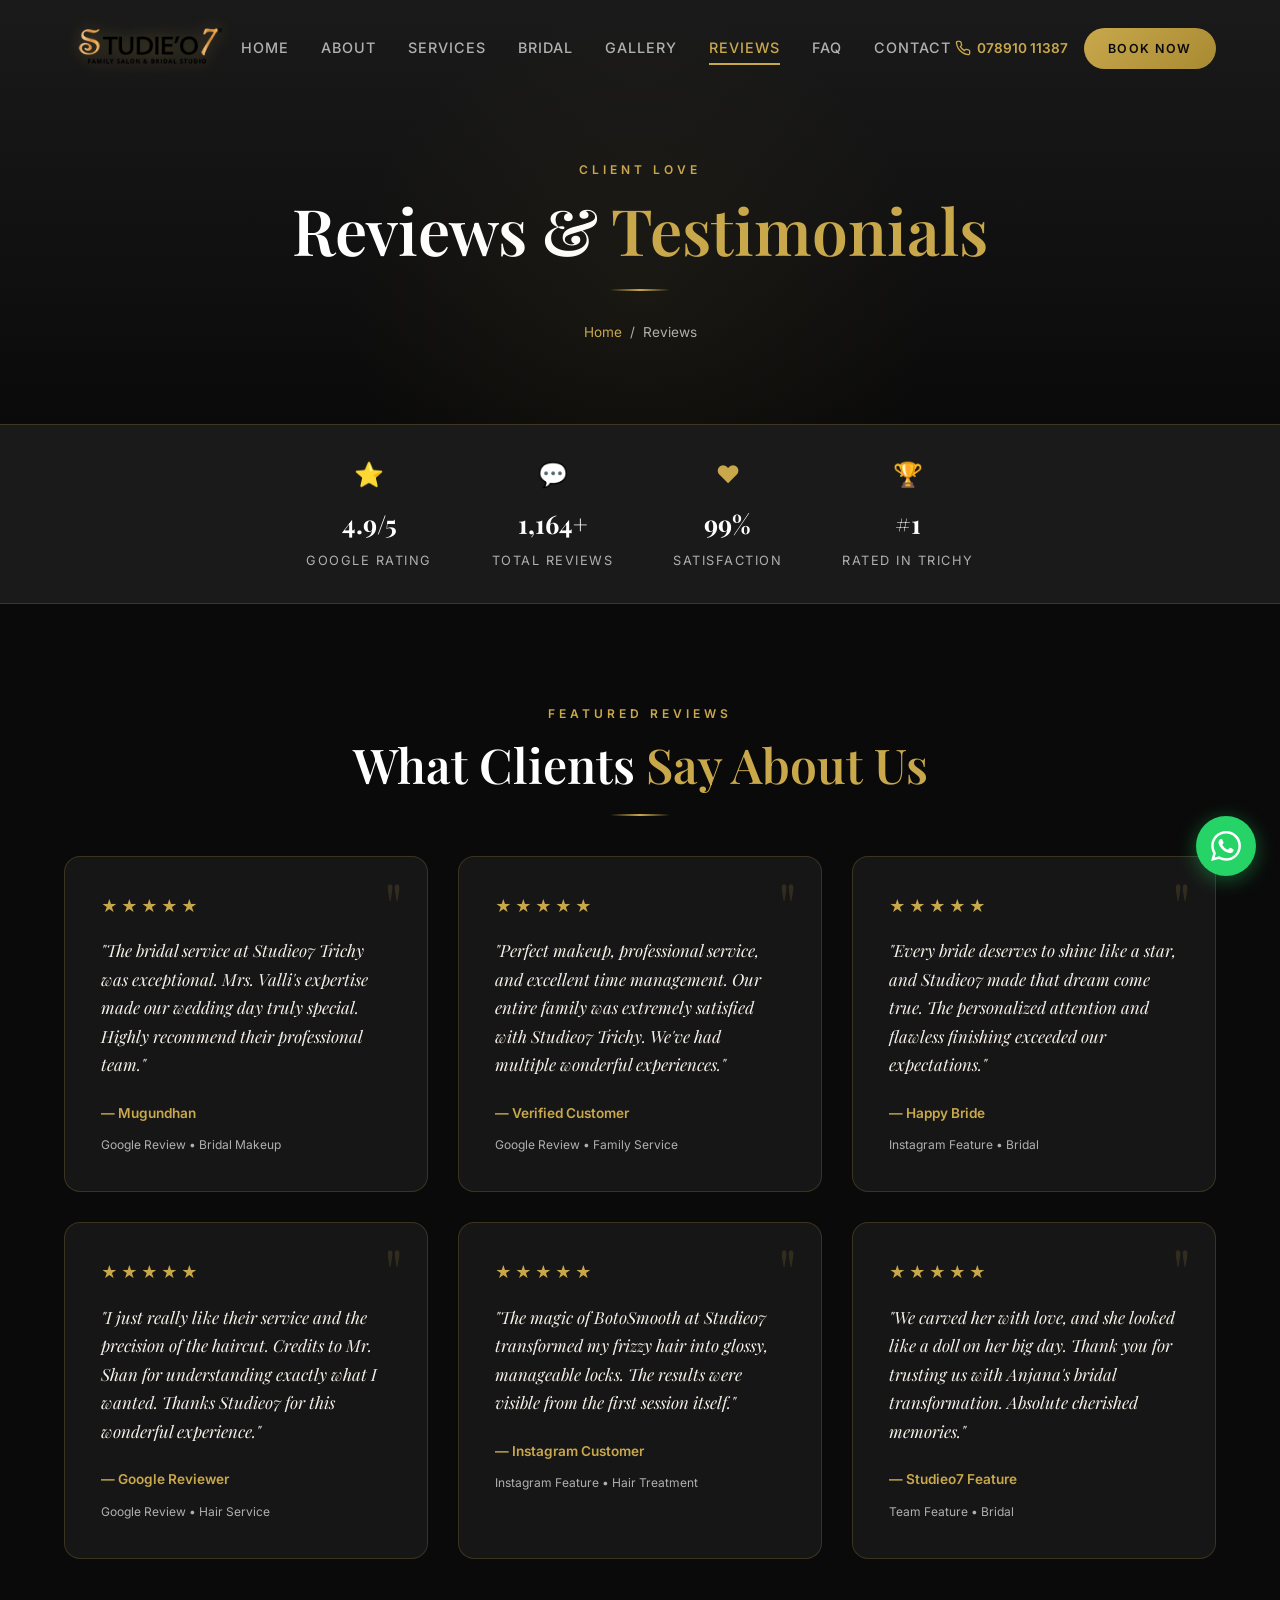
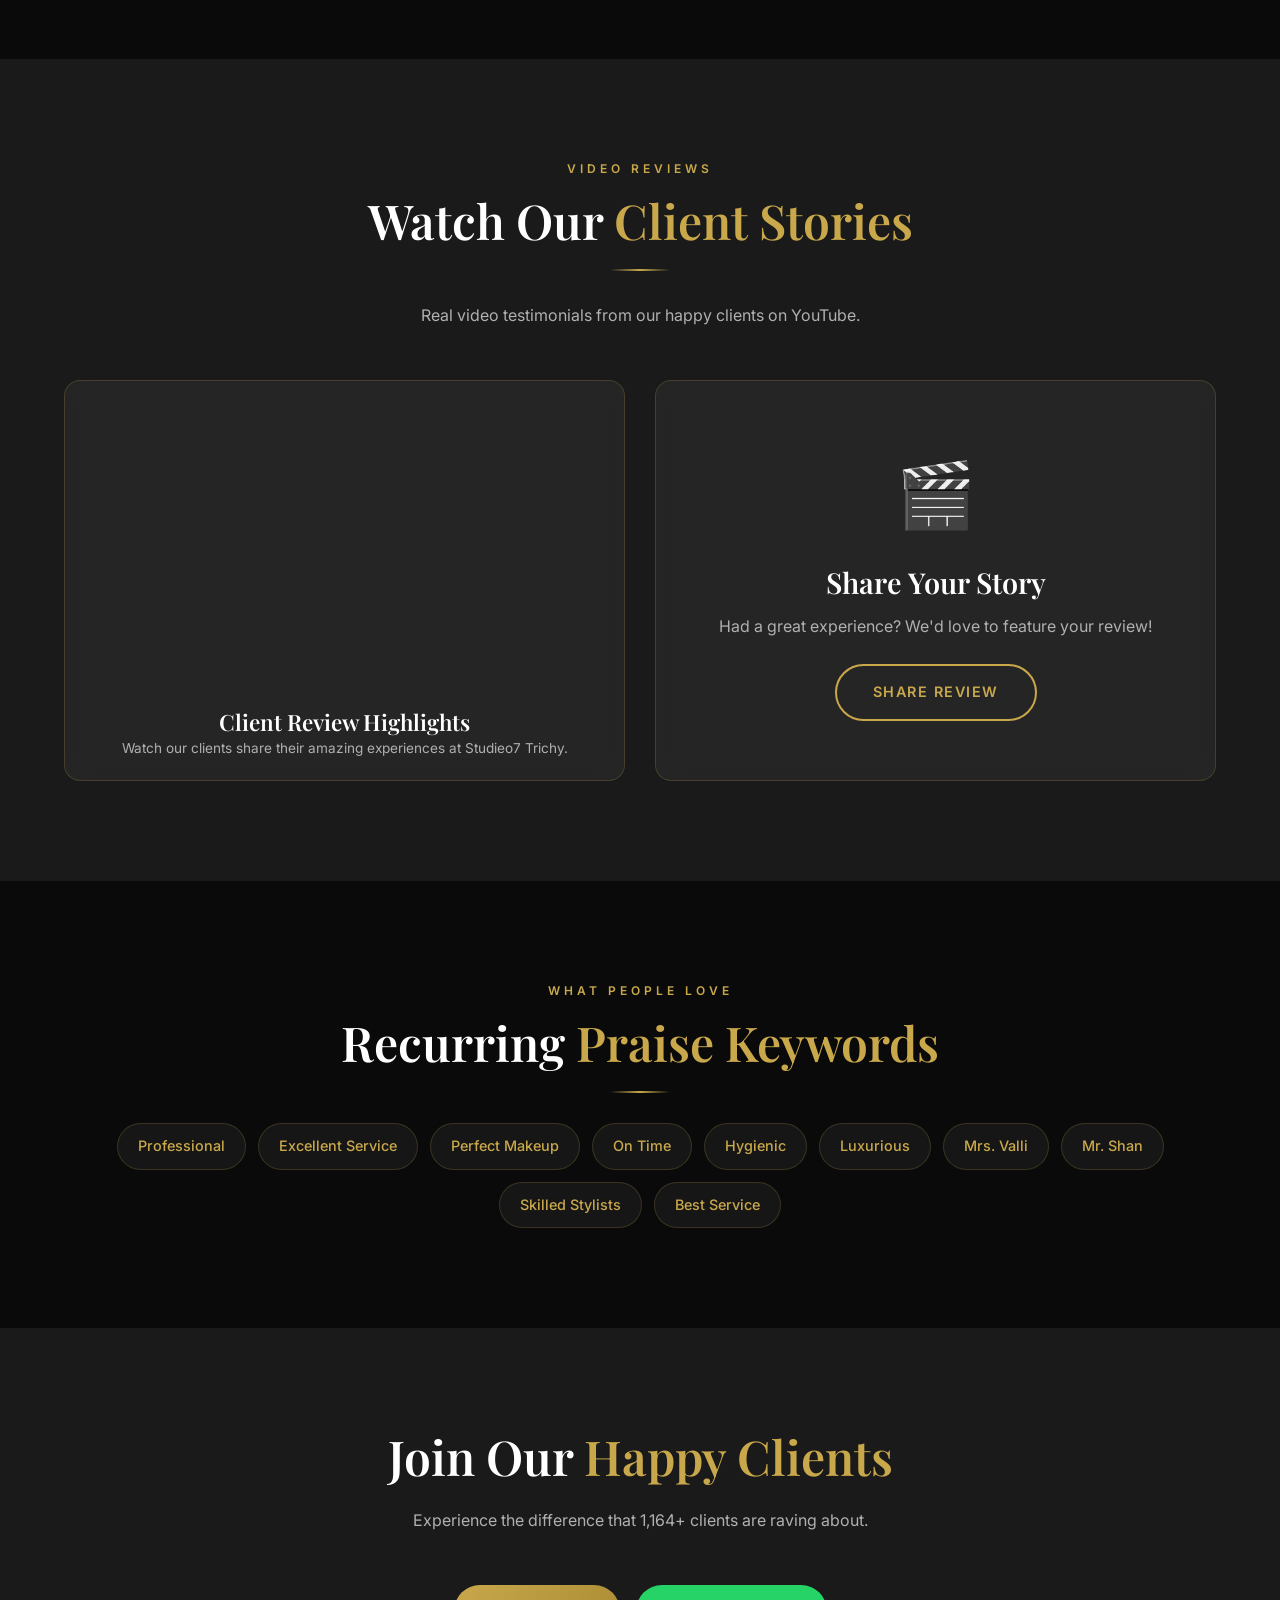
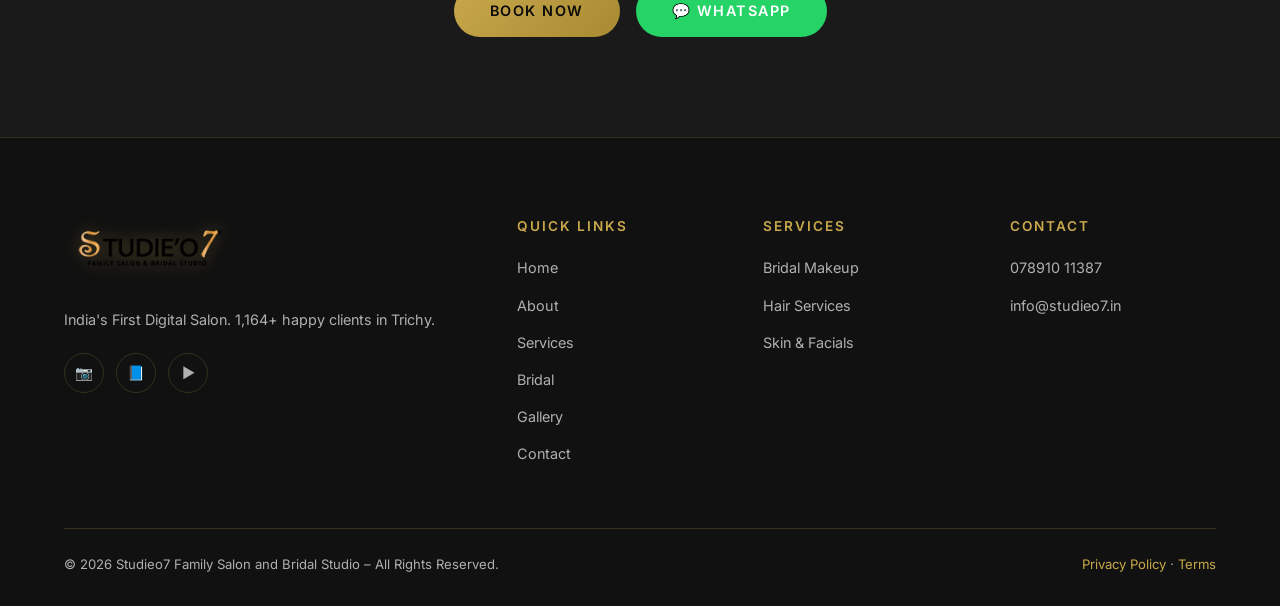
<file: testimonials.html>
<!DOCTYPE html>
<html lang="en">

<head>
    <meta charset="UTF-8">
    <meta name="viewport" content="width=device-width, initial-scale=1.0">
    <title>Reviews & Testimonials | Studieo7 Family Salon | Trichy</title>
    <meta name="description"
        content="Read 1,164+ 5-star reviews from Studieo7 clients in Trichy. See why we're the highest-rated salon — real stories from real people.">
    <link rel="stylesheet" href="styles.css">
</head>

<body>

    <header class="header" id="header">
        <div class="container">
            <a href="index.html" class="logo"><img src="images/logo.png" alt="Studieo7 Family Salon &amp; Bridal Studio"></a>
            <nav class="nav-links" id="navLinks">
                <a href="index.html">Home</a><a href="about.html">About</a><a href="services.html">Services</a>
                <a href="bridal.html">Bridal</a><a href="gallery.html">Gallery</a>
                <a href="testimonials.html" class="active">Reviews</a><a href="faq.html">FAQ</a><a
                    href="contact.html">Contact</a>
            </nav>
            <div class="header-cta">
                <a href="tel:+917891011387" class="header-phone"><svg viewBox="0 0 24 24" fill="none"
                        stroke="currentColor" stroke-width="2">
                        <path
                            d="M22 16.92v3a2 2 0 01-2.18 2 19.79 19.79 0 01-8.63-3.07 19.5 19.5 0 01-6-6 19.79 19.79 0 01-3.07-8.67A2 2 0 014.11 2h3a2 2 0 012 1.72c.127.96.361 1.903.7 2.81a2 2 0 01-.45 2.11L8.09 9.91a16 16 0 006 6l1.27-1.27a2 2 0 012.11-.45c.907.339 1.85.573 2.81.7A2 2 0 0122 16.92z" />
                    </svg> 078910 11387</a>
                <a href="booking.html" class="btn btn-primary btn-shimmer"
                    style="padding:10px 24px;font-size:0.78rem;">Book Now</a>
            </div>
            <button class="hamburger" id="hamburger"
                aria-label="Toggle menu"><span></span><span></span><span></span></button>
        </div>
    </header>

    <section class="page-header">
        <div class="container">
            <span class="section-label">Client Love</span>
            <h1>Reviews & <span style="color:var(--gold);">Testimonials</span></h1>
            <div class="gold-divider"></div>
            <div class="breadcrumb"><a href="index.html">Home</a><span>/</span><span>Reviews</span></div>
        </div>
    </section>

    <!-- Rating Summary -->
    <section class="trust-bar">
        <div class="container">
            <div class="trust-items">
                <div class="trust-item">
                    <div class="trust-icon">⭐</div>
                    <span class="trust-value">4.9/5</span>
                    <span class="trust-label">Google Rating</span>
                </div>
                <div class="trust-item">
                    <div class="trust-icon">💬</div>
                    <span class="trust-value">1,164+</span>
                    <span class="trust-label">Total Reviews</span>
                </div>
                <div class="trust-item">
                    <div class="trust-icon">❤️</div>
                    <span class="trust-value">99%</span>
                    <span class="trust-label">Satisfaction</span>
                </div>
                <div class="trust-item">
                    <div class="trust-icon">🏆</div>
                    <span class="trust-value">#1</span>
                    <span class="trust-label">Rated in Trichy</span>
                </div>
            </div>
        </div>
    </section>

    <!-- Featured Testimonials -->
    <section class="section">
        <div class="container">
            <div class="text-center reveal">
                <span class="section-label">Featured Reviews</span>
                <h2 class="section-title">What Clients <span>Say About Us</span></h2>
                <div class="gold-divider"></div>
            </div>

            <div class="grid grid-3 stagger-children reveal" style="margin-top:40px;">
                <div class="testimonial-inner">
                    <span class="quote-mark">"</span>
                    <div class="stars">★★★★★</div>
                    <blockquote>"The bridal service at Studieo7 Trichy was exceptional. Mrs. Valli's expertise made our
                        wedding day truly special. Highly recommend their professional team."</blockquote>
                    <span class="author">— Mugundhan</span>
                    <p style="font-size:0.75rem; color:var(--text-muted); margin-top:8px;">Google Review • Bridal Makeup
                    </p>
                </div>
                <div class="testimonial-inner">
                    <span class="quote-mark">"</span>
                    <div class="stars">★★★★★</div>
                    <blockquote>"Perfect makeup, professional service, and excellent time management. Our entire family
                        was extremely satisfied with Studieo7 Trichy. We've had multiple wonderful experiences."
                    </blockquote>
                    <span class="author">— Verified Customer</span>
                    <p style="font-size:0.75rem; color:var(--text-muted); margin-top:8px;">Google Review • Family
                        Service</p>
                </div>
                <div class="testimonial-inner">
                    <span class="quote-mark">"</span>
                    <div class="stars">★★★★★</div>
                    <blockquote>"Every bride deserves to shine like a star, and Studieo7 made that dream come true. The
                        personalized attention and flawless finishing exceeded our expectations."</blockquote>
                    <span class="author">— Happy Bride</span>
                    <p style="font-size:0.75rem; color:var(--text-muted); margin-top:8px;">Instagram Feature • Bridal
                    </p>
                </div>
                <div class="testimonial-inner">
                    <span class="quote-mark">"</span>
                    <div class="stars">★★★★★</div>
                    <blockquote>"I just really like their service and the precision of the haircut. Credits to Mr. Shan
                        for understanding exactly what I wanted. Thanks Studieo7 for this wonderful experience."
                    </blockquote>
                    <span class="author">— Google Reviewer</span>
                    <p style="font-size:0.75rem; color:var(--text-muted); margin-top:8px;">Google Review • Hair Service
                    </p>
                </div>
                <div class="testimonial-inner">
                    <span class="quote-mark">"</span>
                    <div class="stars">★★★★★</div>
                    <blockquote>"The magic of BotoSmooth at Studieo7 transformed my frizzy hair into glossy, manageable
                        locks. The results were visible from the first session itself."</blockquote>
                    <span class="author">— Instagram Customer</span>
                    <p style="font-size:0.75rem; color:var(--text-muted); margin-top:8px;">Instagram Feature • Hair
                        Treatment</p>
                </div>
                <div class="testimonial-inner">
                    <span class="quote-mark">"</span>
                    <div class="stars">★★★★★</div>
                    <blockquote>"We carved her with love, and she looked like a doll on her big day. Thank you for
                        trusting us with Anjana's bridal transformation. Absolute cherished memories."</blockquote>
                    <span class="author">— Studieo7 Feature</span>
                    <p style="font-size:0.75rem; color:var(--text-muted); margin-top:8px;">Team Feature • Bridal</p>
                </div>
            </div>
        </div>
    </section>

    <!-- Video Testimonials -->
    <section class="section section-dark">
        <div class="container text-center">
            <span class="section-label reveal">Video Reviews</span>
            <h2 class="section-title reveal">Watch Our <span>Client Stories</span></h2>
            <div class="gold-divider reveal"></div>
            <p class="section-subtitle reveal">Real video testimonials from our happy clients on YouTube.</p>

            <div class="grid grid-2 reveal" style="margin-top:40px;">
                <div class="glass-card" style="padding:20px;">
                    <div
                        style="position:relative; padding-bottom:56.25%; height:0; overflow:hidden; border-radius:12px;">
                        <iframe
                            style="position:absolute; top:0; left:0; width:100%; height:100%; border:none; border-radius:12px;"
                            src="https://www.youtube.com/embed/videoseries?list=UUle0jqQdTvtz8UsgdxM7Ddg"
                            title="Studieo7 Client Reviews"
                            allow="accelerometer; autoplay; clipboard-write; encrypted-media; gyroscope; picture-in-picture"
                            allowfullscreen loading="lazy"></iframe>
                    </div>
                    <h4 style="margin-top:16px;">Client Review Highlights</h4>
                    <p style="font-size:0.85rem;">Watch our clients share their amazing experiences at Studieo7 Trichy.
                    </p>
                </div>
                <div class="glass-card"
                    style="display:flex; flex-direction:column; align-items:center; justify-content:center; text-align:center;">
                    <div style="font-size:4rem; margin-bottom:16px;">🎬</div>
                    <h3>Share Your Story</h3>
                    <p style="margin:12px 0 24px;">Had a great experience? We'd love to feature your review!</p>
                    <a href="https://wa.me/917891011387?text=Hi%20Studieo7!%20I%20would%20like%20to%20share%20my%20experience%20as%20a%20video%20testimonial."
                        target="_blank" class="btn btn-secondary">Share Review</a>
                </div>
            </div>
        </div>
    </section>

    <!-- Praise Keywords -->
    <section class="section">
        <div class="container text-center">
            <span class="section-label reveal">What People Love</span>
            <h2 class="section-title reveal">Recurring <span>Praise Keywords</span></h2>
            <div class="gold-divider reveal"></div>
            <div class="reveal"
                style="display:flex; flex-wrap:wrap; justify-content:center; gap:12px; margin-top:30px;">
                <span
                    style="background:var(--glass);border:1px solid var(--glass-border);padding:10px 20px;border-radius:50px;color:var(--gold);font-weight:500;font-size:0.9rem;">Professional</span>
                <span
                    style="background:var(--glass);border:1px solid var(--glass-border);padding:10px 20px;border-radius:50px;color:var(--gold);font-weight:500;font-size:0.9rem;">Excellent
                    Service</span>
                <span
                    style="background:var(--glass);border:1px solid var(--glass-border);padding:10px 20px;border-radius:50px;color:var(--gold);font-weight:500;font-size:0.9rem;">Perfect
                    Makeup</span>
                <span
                    style="background:var(--glass);border:1px solid var(--glass-border);padding:10px 20px;border-radius:50px;color:var(--gold);font-weight:500;font-size:0.9rem;">On
                    Time</span>
                <span
                    style="background:var(--glass);border:1px solid var(--glass-border);padding:10px 20px;border-radius:50px;color:var(--gold);font-weight:500;font-size:0.9rem;">Hygienic</span>
                <span
                    style="background:var(--glass);border:1px solid var(--glass-border);padding:10px 20px;border-radius:50px;color:var(--gold);font-weight:500;font-size:0.9rem;">Luxurious</span>
                <span
                    style="background:var(--glass);border:1px solid var(--glass-border);padding:10px 20px;border-radius:50px;color:var(--gold);font-weight:500;font-size:0.9rem;">Mrs.
                    Valli</span>
                <span
                    style="background:var(--glass);border:1px solid var(--glass-border);padding:10px 20px;border-radius:50px;color:var(--gold);font-weight:500;font-size:0.9rem;">Mr.
                    Shan</span>
                <span
                    style="background:var(--glass);border:1px solid var(--glass-border);padding:10px 20px;border-radius:50px;color:var(--gold);font-weight:500;font-size:0.9rem;">Skilled
                    Stylists</span>
                <span
                    style="background:var(--glass);border:1px solid var(--glass-border);padding:10px 20px;border-radius:50px;color:var(--gold);font-weight:500;font-size:0.9rem;">Best
                    Service</span>
            </div>
        </div>
    </section>

    <!-- CTA -->
    <section class="section section-dark text-center">
        <div class="container reveal">
            <h2 class="section-title">Join Our <span>Happy Clients</span></h2>
            <p class="section-subtitle">Experience the difference that 1,164+ clients are raving about.</p>
            <div style="display:flex; gap:16px; justify-content:center; flex-wrap:wrap;">
                <a href="booking.html" class="btn btn-primary btn-shimmer">Book Now</a>
                <a href="https://wa.me/917891011387" target="_blank" class="btn btn-whatsapp">💬 WhatsApp</a>
            </div>
        </div>
    </section>

    <footer class="footer">
        <div class="container">
            <div class="footer-grid">
                <div class="footer-brand"><a href="index.html" class="logo"><img src="images/logo.png" alt="Studieo7 Family Salon &amp; Bridal Studio"></a>
                    <p>India's First Digital Salon. 1,164+ happy clients in Trichy.</p>
                    <div class="footer-social"><a href="https://www.instagram.com/studieo7_trichy/" target="_blank"
                            class="social-icon">📷</a><a href="https://www.facebook.com/studieo7" target="_blank"
                            class="social-icon">📘</a><a href="https://www.youtube.com/channel/UCle0jqQdTvtz8UsgdxM7Ddg"
                            target="_blank" class="social-icon">▶️</a></div>
                </div>
                <div>
                    <h4>Quick Links</h4>
                    <ul class="footer-links">
                        <li><a href="index.html">Home</a></li>
                        <li><a href="about.html">About</a></li>
                        <li><a href="services.html">Services</a></li>
                        <li><a href="bridal.html">Bridal</a></li>
                        <li><a href="gallery.html">Gallery</a></li>
                        <li><a href="contact.html">Contact</a></li>
                    </ul>
                </div>
                <div>
                    <h4>Services</h4>
                    <ul class="footer-links">
                        <li><a href="bridal.html">Bridal Makeup</a></li>
                        <li><a href="services.html">Hair Services</a></li>
                        <li><a href="services.html">Skin & Facials</a></li>
                    </ul>
                </div>
                <div>
                    <h4>Contact</h4>
                    <ul class="footer-links">
                        <li><a href="tel:+917891011387">078910 11387</a></li>
                        <li><a href="mailto:info@studieo7.in">info@studieo7.in</a></li>
                    </ul>
                </div>
            </div>
            <div class="footer-bottom">
                <p>© 2026 Studieo7 Family Salon and Bridal Studio – All Rights Reserved.</p>
                <p><a href="#">Privacy Policy</a> · <a href="#">Terms</a></p>
            </div>
        </div>
    </footer>

    <a href="https://wa.me/917891011387" target="_blank" class="whatsapp-float whatsapp-link" aria-label="WhatsApp"><svg
            viewBox="0 0 24 24" fill="#fff">
            <path
                d="M17.472 14.382c-.297-.149-1.758-.867-2.03-.967-.273-.099-.471-.148-.67.15-.197.297-.767.966-.94 1.164-.173.199-.347.223-.644.075-.297-.15-1.255-.463-2.39-1.475-.883-.788-1.48-1.761-1.653-2.059-.173-.297-.018-.458.13-.606.134-.133.298-.347.446-.52.149-.174.198-.298.298-.497.099-.198.05-.371-.025-.52-.075-.149-.669-1.612-.916-2.207-.242-.579-.487-.5-.669-.51-.173-.008-.371-.01-.57-.01-.198 0-.52.074-.792.372-.272.297-1.04 1.016-1.04 2.479 0 1.462 1.065 2.875 1.213 3.074.149.198 2.096 3.2 5.077 4.487.709.306 1.262.489 1.694.625.712.227 1.36.195 1.871.118.571-.085 1.758-.719 2.006-1.413.248-.694.248-1.289.173-1.413-.074-.124-.272-.198-.57-.347m-5.421 7.403h-.004a9.87 9.87 0 01-5.031-1.378l-.361-.214-3.741.982.998-3.648-.235-.374a9.86 9.86 0 01-1.51-5.26c.001-5.45 4.436-9.884 9.888-9.884 2.64 0 5.122 1.03 6.988 2.898a9.825 9.825 0 012.893 6.994c-.003 5.45-4.437 9.884-9.885 9.884m8.413-18.297A11.815 11.815 0 0012.05 0C5.495 0 .16 5.335.157 11.892c0 2.096.547 4.142 1.588 5.945L.057 24l6.305-1.654a11.882 11.882 0 005.683 1.448h.005c6.554 0 11.89-5.335 11.893-11.893a11.821 11.821 0 00-3.48-8.413z" />
        </svg></a>
    <div class="mobile-bottom-bar">
        <div class="bar-inner"><a href="tel:+917891011387" class="btn btn-secondary"
                style="border-color:var(--gold);">📞 Call</a><a href="https://wa.me/917891011387" target="_blank"
                class="btn btn-whatsapp">💬 WhatsApp</a><a href="booking.html" class="btn btn-primary">Book Now</a>
        </div>
    </div>

    <script src="main.js"></script>
</body>

</html>
</file>
<file: styles.css>
/* ============================================
   STUDIEO7 — Premium Design System
   ============================================ */

/* ---------- Google Fonts ---------- */
@import url('https://fonts.googleapis.com/css2?family=Playfair+Display:ital,wght@0,400;0,500;0,600;0,700;0,800;1,400;1,500;1,600&family=Inter:wght@300;400;500;600;700&display=swap');

/* ---------- CSS Variables ---------- */
:root {
  /* Colors */
  --bg-primary: #0a0a0a;
  --bg-secondary: #1a1a1a;
  --bg-tertiary: #111111;
  --gold: #c9a84c;
  --gold-light: #e0c872;
  --gold-dark: #a88a32;
  --blush: #e8c4c4;
  --ivory: #f5f0e8;
  --white: #ffffff;
  --text-primary: #ffffff;
  --text-muted: #b0b0b0;
  --text-dark: #2a2a2a;
  --glass: rgba(255, 255, 255, 0.05);
  --glass-border: rgba(201, 168, 76, 0.2);
  --overlay: rgba(10, 10, 10, 0.85);

  /* Typography */
  --font-heading: 'Playfair Display', Georgia, serif;
  --font-body: 'Inter', -apple-system, sans-serif;

  /* Spacing */
  --section-pad: 100px 0;
  --container-max: 1200px;

  /* Transitions */
  --ease-out: cubic-bezier(0.22, 1, 0.36, 1);
  --transition: 0.4s var(--ease-out);

  /* Shadows */
  --shadow-gold: 0 0 30px rgba(201, 168, 76, 0.15);
  --shadow-card: 0 8px 32px rgba(0, 0, 0, 0.4);
  --shadow-glow: 0 0 60px rgba(201, 168, 76, 0.1);
}

/* ---------- Reset ---------- */
*,
*::before,
*::after {
  margin: 0;
  padding: 0;
  box-sizing: border-box;
}

html {
  scroll-behavior: smooth;
  font-size: 16px;
  -webkit-font-smoothing: antialiased;
  -moz-osx-font-smoothing: grayscale;
}

body {
  font-family: var(--font-body);
  background: var(--bg-primary);
  color: var(--text-primary);
  line-height: 1.7;
  overflow-x: hidden;
}

img {
  max-width: 100%;
  height: auto;
  display: block;
}

a {
  color: var(--gold);
  text-decoration: none;
  transition: color var(--transition);
}

a:hover {
  color: var(--gold-light);
}

ul,
ol {
  list-style: none;
}

/* ---------- Typography ---------- */
h1,
h2,
h3,
h4,
h5 {
  font-family: var(--font-heading);
  font-weight: 600;
  line-height: 1.2;
  color: var(--white);
}

h1 {
  font-size: clamp(2.2rem, 5vw, 4rem);
}

h2 {
  font-size: clamp(1.8rem, 4vw, 3rem);
}

h3 {
  font-size: clamp(1.3rem, 3vw, 1.8rem);
}

h4 {
  font-size: clamp(1.1rem, 2vw, 1.4rem);
}

p {
  color: var(--text-muted);
  font-size: 1rem;
  line-height: 1.8;
}

.section-label {
  text-transform: uppercase;
  letter-spacing: 4px;
  font-size: 0.75rem;
  color: var(--gold);
  font-weight: 600;
  margin-bottom: 12px;
  display: block;
}

.section-title {
  margin-bottom: 20px;
}

.section-title span {
  color: var(--gold);
}

.section-subtitle {
  max-width: 600px;
  margin: 0 auto 50px;
  text-align: center;
}

.gold-divider {
  width: 60px;
  height: 2px;
  background: linear-gradient(90deg, transparent, var(--gold), transparent);
  margin: 20px auto 30px;
}

/* ---------- Layout ---------- */
.container {
  max-width: var(--container-max);
  margin: 0 auto;
  padding: 0 24px;
}

.section {
  padding: var(--section-pad);
}

.section-dark {
  background: var(--bg-secondary);
}

.section-gradient {
  background: linear-gradient(180deg, var(--bg-primary) 0%, var(--bg-secondary) 100%);
}

.text-center {
  text-align: center;
}

.text-left {
  text-align: left;
}

/* Grid system */
.grid {
  display: grid;
  gap: 30px;
}

.grid-2 {
  grid-template-columns: repeat(2, 1fr);
}

.grid-3 {
  grid-template-columns: repeat(3, 1fr);
}

.grid-4 {
  grid-template-columns: repeat(4, 1fr);
}

.grid-5 {
  grid-template-columns: repeat(5, 1fr);
}

.flex {
  display: flex;
  align-items: center;
}

.flex-between {
  display: flex;
  align-items: center;
  justify-content: space-between;
}

.flex-center {
  display: flex;
  align-items: center;
  justify-content: center;
}

.flex-col {
  display: flex;
  flex-direction: column;
}

/* ---------- Sticky Header ---------- */
.header {
  position: fixed;
  top: 0;
  left: 0;
  width: 100%;
  z-index: 1000;
  padding: 16px 0;
  transition: all 0.4s ease, top 0.4s ease;
  background: transparent;
}

.header.scrolled {
  background: rgba(10, 10, 10, 0.95);
  backdrop-filter: blur(20px);
  -webkit-backdrop-filter: blur(20px);
  padding: 10px 0;
  box-shadow: 0 2px 30px rgba(0, 0, 0, 0.5);
  border-bottom: 1px solid var(--glass-border);
  top: 0 !important;
}

.header .container {
  display: flex;
  align-items: center;
  justify-content: space-between;
}

.logo {
  display: inline-flex;
  align-items: center;
}

.logo img {
  height: 65px;
  width: auto;
  transition: all 0.3s ease;
  filter: drop-shadow(0 0 8px rgba(201, 168, 76, 0.4));
}

.logo:hover img {
  filter: drop-shadow(0 0 14px rgba(201, 168, 76, 0.9));
  transform: scale(1.05);
}

.header.scrolled .logo img {
  height: 50px;
  filter: drop-shadow(0 0 5px rgba(201, 168, 76, 0.3));
}

.nav-links {
  display: flex;
  gap: 32px;
  align-items: center;
}

.nav-links a {
  color: var(--text-muted);
  font-size: 0.9rem;
  font-weight: 500;
  text-transform: uppercase;
  letter-spacing: 1px;
  position: relative;
  transition: color var(--transition);
}

.nav-links a::after {
  content: '';
  position: absolute;
  bottom: -4px;
  left: 0;
  width: 0;
  height: 2px;
  background: var(--gold);
  transition: width var(--transition);
}

.nav-links a:hover,
.nav-links a.active {
  color: var(--gold);
}

.nav-links a:hover::after,
.nav-links a.active::after {
  width: 100%;
}

.header-cta {
  display: flex;
  align-items: center;
  gap: 16px;
}

.header-phone {
  display: flex;
  align-items: center;
  gap: 6px;
  color: var(--gold) !important;
  font-weight: 600;
  font-size: 0.85rem;
}

.header-phone svg {
  width: 16px;
  height: 16px;
}

/* Hamburger */
.hamburger {
  display: none;
  flex-direction: column;
  gap: 5px;
  cursor: pointer;
  background: none;
  border: none;
  padding: 8px;
  z-index: 1100;
}

.hamburger span {
  width: 24px;
  height: 2px;
  background: var(--white);
  transition: var(--transition);
  display: block;
}

.hamburger.active span:nth-child(1) {
  transform: rotate(45deg) translate(5px, 5px);
}

.hamburger.active span:nth-child(2) {
  opacity: 0;
}

.hamburger.active span:nth-child(3) {
  transform: rotate(-45deg) translate(5px, -5px);
}

/* ---------- Buttons ---------- */
.btn {
  display: inline-flex;
  align-items: center;
  gap: 8px;
  padding: 14px 36px;
  border-radius: 50px;
  font-family: var(--font-body);
  font-weight: 600;
  font-size: 0.9rem;
  text-transform: uppercase;
  letter-spacing: 1.5px;
  border: none;
  cursor: pointer;
  transition: all var(--transition);
  position: relative;
  overflow: hidden;
}

.btn-primary {
  background: linear-gradient(135deg, var(--gold) 0%, var(--gold-dark) 100%);
  color: var(--bg-primary);
}

.btn-primary:hover {
  transform: translateY(-2px);
  box-shadow: var(--shadow-gold);
  color: var(--bg-primary);
}

.btn-secondary {
  background: transparent;
  color: var(--gold);
  border: 2px solid var(--gold);
}

.btn-secondary:hover {
  background: var(--gold);
  color: var(--bg-primary);
  transform: translateY(-2px);
}

.btn-whatsapp {
  background: #25d366;
  color: #fff;
}

.btn-whatsapp:hover {
  background: #1fb855;
  transform: translateY(-2px);
  box-shadow: 0 8px 25px rgba(37, 211, 102, 0.3);
  color: #fff;
}

/* Shimmer effect */
.btn-shimmer {
  position: relative;
  overflow: hidden;
}

.btn-shimmer::after {
  content: '';
  position: absolute;
  top: -50%;
  left: -60%;
  width: 30%;
  height: 200%;
  background: linear-gradient(90deg,
      transparent,
      rgba(255, 255, 255, 0.25),
      transparent);
  transform: skewX(-20deg);
  animation: shimmer 3s infinite;
}

@keyframes shimmer {
  0% {
    left: -60%;
  }

  100% {
    left: 130%;
  }
}

/* ---------- Glass Card ---------- */
.glass-card {
  background: var(--glass);
  backdrop-filter: blur(12px);
  -webkit-backdrop-filter: blur(12px);
  border: 1px solid var(--glass-border);
  border-radius: 16px;
  padding: 40px;
  transition: all var(--transition);
}

.glass-card:hover {
  transform: translateY(-5px);
  box-shadow: var(--shadow-gold);
  border-color: var(--gold);
}

/* ---------- Hero Section ---------- */
.hero {
  position: relative;
  min-height: 100vh;
  display: flex;
  align-items: center;
  overflow: hidden;
}

.hero-bg {
  position: absolute;
  top: 0;
  left: 0;
  width: 100%;
  height: 100%;
  object-fit: cover;
  filter: brightness(0.3);
  z-index: 0;
}

.hero-overlay {
  position: absolute;
  top: 0;
  left: 0;
  width: 100%;
  height: 100%;
  background: linear-gradient(135deg,
      rgba(10, 10, 10, 0.9) 0%,
      rgba(10, 10, 10, 0.6) 50%,
      rgba(10, 10, 10, 0.8) 100%);
  z-index: 1;
}

.hero-content {
  position: relative;
  z-index: 2;
  max-width: 750px;
}

.hero-content h1 {
  margin-bottom: 20px;
  font-weight: 700;
}

.hero-content h1 span {
  color: var(--gold);
  display: block;
}

.hero-content p {
  font-size: 1.15rem;
  margin-bottom: 36px;
  max-width: 550px;
}

.hero-buttons {
  display: flex;
  gap: 16px;
  flex-wrap: wrap;
}

.hero-particles {
  position: absolute;
  top: 0;
  left: 0;
  width: 100%;
  height: 100%;
  z-index: 1;
  pointer-events: none;
  overflow: hidden;
}

.particle {
  position: absolute;
  width: 4px;
  height: 4px;
  background: var(--gold);
  border-radius: 50%;
  opacity: 0;
  animation: float-particle 6s infinite;
}

.particle:nth-child(1) {
  left: 10%;
  top: 20%;
  animation-delay: 0s;
}

.particle:nth-child(2) {
  left: 30%;
  top: 60%;
  animation-delay: 1s;
}

.particle:nth-child(3) {
  left: 50%;
  top: 30%;
  animation-delay: 2s;
}

.particle:nth-child(4) {
  left: 70%;
  top: 70%;
  animation-delay: 3s;
}

.particle:nth-child(5) {
  left: 90%;
  top: 40%;
  animation-delay: 4s;
}

.particle:nth-child(6) {
  left: 20%;
  top: 80%;
  animation-delay: 0.5s;
}

.particle:nth-child(7) {
  left: 60%;
  top: 15%;
  animation-delay: 1.5s;
}

.particle:nth-child(8) {
  left: 80%;
  top: 55%;
  animation-delay: 2.5s;
}

@keyframes float-particle {
  0% {
    opacity: 0;
    transform: translateY(0) scale(0);
  }

  20% {
    opacity: 0.6;
  }

  50% {
    opacity: 0.3;
    transform: translateY(-100px) scale(1);
  }

  100% {
    opacity: 0;
    transform: translateY(-200px) scale(0.5);
  }
}

/* ---------- Trust Bar ---------- */
.trust-bar {
  background: var(--bg-secondary);
  border-top: 1px solid var(--glass-border);
  border-bottom: 1px solid var(--glass-border);
  padding: 30px 0;
}

.trust-items {
  display: flex;
  justify-content: center;
  gap: 60px;
  flex-wrap: wrap;
}

.trust-item {
  text-align: center;
}

.trust-item .trust-icon {
  color: var(--gold);
  font-size: 1.5rem;
  margin-bottom: 6px;
}

.trust-item .trust-value {
  font-family: var(--font-heading);
  font-size: 1.6rem;
  font-weight: 700;
  color: var(--white);
  display: block;
}

.trust-item .trust-label {
  font-size: 0.8rem;
  color: var(--text-muted);
  text-transform: uppercase;
  letter-spacing: 1.5px;
}

/* ---------- Service Cards ---------- */
.service-card {
  background: var(--glass);
  border: 1px solid var(--glass-border);
  border-radius: 16px;
  overflow: hidden;
  transition: all var(--transition);
  cursor: pointer;
}

.service-card:hover {
  transform: translateY(-8px);
  box-shadow: var(--shadow-gold);
  border-color: var(--gold);
}

.service-card-img {
  position: relative;
  height: 240px;
  overflow: hidden;
}

.service-card-img img {
  width: 100%;
  height: 100%;
  object-fit: cover;
  transition: transform 0.6s var(--ease-out);
}

.service-card:hover .service-card-img img {
  transform: scale(1.08);
}

.service-card-img .service-price {
  position: absolute;
  bottom: 12px;
  right: 12px;
  background: rgba(10, 10, 10, 0.85);
  backdrop-filter: blur(8px);
  padding: 6px 16px;
  border-radius: 50px;
  font-size: 0.8rem;
  color: var(--gold);
  font-weight: 600;
  border: 1px solid var(--glass-border);
}

.service-card-body {
  padding: 28px;
}

.service-card-body h3 {
  margin-bottom: 10px;
  font-size: 1.3rem;
}

.service-card-body p {
  font-size: 0.9rem;
  margin-bottom: 20px;
  line-height: 1.6;
}

.service-card-body .btn {
  padding: 10px 24px;
  font-size: 0.8rem;
}

/* ---------- Why Choose Us ---------- */
.feature-item {
  display: flex;
  align-items: flex-start;
  gap: 20px;
  padding: 24px;
  border-radius: 12px;
  background: var(--glass);
  border: 1px solid transparent;
  transition: all var(--transition);
}

.feature-item:hover {
  border-color: var(--glass-border);
  transform: translateX(5px);
}

.feature-icon {
  flex-shrink: 0;
  width: 50px;
  height: 50px;
  background: linear-gradient(135deg, var(--gold), var(--gold-dark));
  border-radius: 12px;
  display: flex;
  align-items: center;
  justify-content: center;
  font-size: 1.2rem;
}

.feature-item h4 {
  margin-bottom: 6px;
}

.feature-item p {
  font-size: 0.88rem;
}

/* ---------- Testimonial Carousel ---------- */
.testimonial-carousel {
  position: relative;
  overflow: hidden;
}

.testimonial-track {
  display: flex;
  transition: transform 0.6s var(--ease-out);
}

.testimonial-card {
  min-width: 100%;
  padding: 0 20px;
}

@media(min-width:768px) {
  .testimonial-card {
    min-width: 50%;
  }
}

@media(min-width:1024px) {
  .testimonial-card {
    min-width: 33.333%;
  }
}

.testimonial-inner {
  background: var(--glass);
  border: 1px solid var(--glass-border);
  border-radius: 16px;
  padding: 36px;
  height: 100%;
  position: relative;
}

.testimonial-inner .stars {
  color: var(--gold);
  font-size: 1rem;
  margin-bottom: 16px;
  letter-spacing: 3px;
}

.testimonial-inner blockquote {
  font-family: var(--font-heading);
  font-size: 1.05rem;
  font-style: italic;
  color: var(--ivory);
  line-height: 1.7;
  margin-bottom: 20px;
}

.testimonial-inner .author {
  font-size: 0.85rem;
  font-weight: 600;
  color: var(--gold);
}

.testimonial-inner .quote-mark {
  position: absolute;
  top: 16px;
  right: 24px;
  font-family: var(--font-heading);
  font-size: 4rem;
  color: var(--gold);
  opacity: 0.15;
  line-height: 1;
}

.carousel-controls {
  display: flex;
  justify-content: center;
  gap: 16px;
  margin-top: 40px;
}

.carousel-btn {
  width: 48px;
  height: 48px;
  border-radius: 50%;
  border: 2px solid var(--gold);
  background: transparent;
  color: var(--gold);
  font-size: 1.2rem;
  cursor: pointer;
  display: flex;
  align-items: center;
  justify-content: center;
  transition: all var(--transition);
}

.carousel-btn:hover {
  background: var(--gold);
  color: var(--bg-primary);
}

/* ---------- Gallery / Masonry ---------- */
.gallery-filters {
  display: flex;
  justify-content: center;
  gap: 12px;
  margin-bottom: 40px;
  flex-wrap: wrap;
}

.filter-btn {
  padding: 10px 24px;
  border-radius: 50px;
  border: 1px solid var(--glass-border);
  background: transparent;
  color: var(--text-muted);
  font-family: var(--font-body);
  font-size: 0.85rem;
  font-weight: 500;
  cursor: pointer;
  transition: all var(--transition);
  text-transform: uppercase;
  letter-spacing: 1px;
}

.filter-btn.active,
.filter-btn:hover {
  background: var(--gold);
  color: var(--bg-primary);
  border-color: var(--gold);
}

.masonry-grid {
  columns: 3;
  column-gap: 20px;
}

.masonry-item {
  break-inside: avoid;
  margin-bottom: 20px;
  border-radius: 12px;
  overflow: hidden;
  position: relative;
  cursor: pointer;
}

.masonry-item img {
  width: 100%;
  display: block;
  transition: transform 0.6s var(--ease-out);
}

.masonry-item:hover img {
  transform: scale(1.05);
}

.masonry-overlay {
  position: absolute;
  bottom: 0;
  left: 0;
  width: 100%;
  padding: 20px;
  background: linear-gradient(transparent, rgba(10, 10, 10, 0.8));
  opacity: 0;
  transition: opacity var(--transition);
}

.masonry-item:hover .masonry-overlay {
  opacity: 1;
}

.masonry-overlay span {
  color: var(--gold);
  font-size: 0.85rem;
  font-weight: 600;
  text-transform: uppercase;
  letter-spacing: 1px;
}

/* ---------- Lightbox ---------- */
.lightbox {
  position: fixed;
  top: 0;
  left: 0;
  width: 100%;
  height: 100%;
  background: rgba(0, 0, 0, 0.95);
  z-index: 9999;
  display: none;
  align-items: center;
  justify-content: center;
  opacity: 0;
  transition: opacity 0.3s ease;
}

.lightbox.active {
  display: flex;
  opacity: 1;
}

.lightbox img {
  max-width: 85%;
  max-height: 85vh;
  border-radius: 12px;
  box-shadow: 0 20px 60px rgba(0, 0, 0, 0.8);
}

.lightbox-close {
  position: absolute;
  top: 24px;
  right: 32px;
  font-size: 2rem;
  color: var(--white);
  cursor: pointer;
  background: none;
  border: none;
  transition: color 0.3s ease;
}

.lightbox-close:hover {
  color: var(--gold);
}

/* ---------- Bridal Section ---------- */
.bridal-packages {
  position: relative;
}

.package-table {
  width: 100%;
  border-collapse: separate;
  border-spacing: 0;
  border-radius: 16px;
  overflow: hidden;
  background: var(--glass);
  border: 1px solid var(--glass-border);
}

.package-table thead {
  background: linear-gradient(135deg, var(--gold), var(--gold-dark));
}

.package-table th {
  padding: 20px 24px;
  font-family: var(--font-heading);
  font-size: 1rem;
  font-weight: 600;
  color: var(--bg-primary);
  text-align: left;
}

.package-table td {
  padding: 16px 24px;
  border-bottom: 1px solid rgba(255, 255, 255, 0.05);
  font-size: 0.95rem;
  color: var(--text-muted);
}

.package-table tr:last-child td {
  border-bottom: none;
}

.package-table .highlight-cell {
  color: var(--gold);
  font-weight: 600;
}

.package-badge {
  display: inline-block;
  background: var(--gold);
  color: var(--bg-primary);
  padding: 4px 12px;
  border-radius: 20px;
  font-size: 0.7rem;
  font-weight: 700;
  text-transform: uppercase;
  letter-spacing: 1px;
}

/* ---------- FAQ Accordion ---------- */
.faq-item {
  background: var(--glass);
  border: 1px solid var(--glass-border);
  border-radius: 12px;
  margin-bottom: 12px;
  overflow: hidden;
  transition: border-color var(--transition);
}

.faq-item.active {
  border-color: var(--gold);
}

.faq-question {
  display: flex;
  align-items: center;
  justify-content: space-between;
  padding: 20px 28px;
  cursor: pointer;
  background: none;
  border: none;
  width: 100%;
  text-align: left;
  font-family: var(--font-body);
  font-size: 1rem;
  font-weight: 500;
  color: var(--white);
  transition: color var(--transition);
}

.faq-question:hover {
  color: var(--gold);
}

.faq-icon {
  color: var(--gold);
  font-size: 1.2rem;
  transition: transform var(--transition);
  flex-shrink: 0;
  margin-left: 16px;
}

.faq-item.active .faq-icon {
  transform: rotate(45deg);
}

.faq-answer {
  max-height: 0;
  overflow: hidden;
  transition: max-height 0.5s var(--ease-out), padding 0.3s ease;
}

.faq-item.active .faq-answer {
  max-height: 500px;
}

.faq-answer-inner {
  padding: 0 28px 20px;
  color: var(--text-muted);
  font-size: 0.92rem;
  line-height: 1.8;
}

/* ---------- Contact / Forms ---------- */
.form-group {
  margin-bottom: 20px;
}

.form-group label {
  display: block;
  font-size: 0.85rem;
  font-weight: 500;
  color: var(--text-muted);
  margin-bottom: 8px;
  text-transform: uppercase;
  letter-spacing: 1px;
}

.form-control {
  width: 100%;
  padding: 14px 20px;
  background: var(--glass);
  border: 1px solid var(--glass-border);
  border-radius: 12px;
  color: var(--white);
  font-family: var(--font-body);
  font-size: 0.95rem;
  transition: border-color var(--transition);
  outline: none;
}

.form-control:focus {
  border-color: var(--gold);
  box-shadow: 0 0 0 3px rgba(201, 168, 76, 0.1);
}

.form-control::placeholder {
  color: rgba(255, 255, 255, 0.25);
}

select.form-control {
  appearance: none;
  background-image: url("data:image/svg+xml,%3Csvg xmlns='http://www.w3.org/2000/svg' width='12' height='12' viewBox='0 0 24 24' fill='none' stroke='%23c9a84c' stroke-width='2'%3E%3Cpath d='M6 9l6 6 6-6'/%3E%3C/svg%3E");
  background-repeat: no-repeat;
  background-position: right 16px center;
  padding-right: 40px;
}

textarea.form-control {
  resize: vertical;
  min-height: 120px;
}

.form-error {
  color: #ff6b6b;
  font-size: 0.8rem;
  margin-top: 6px;
  display: none;
}

.form-group.error .form-control {
  border-color: #ff6b6b;
}

.form-group.error .form-error {
  display: block;
}

/* ---------- Map ---------- */
.map-container {
  border-radius: 16px;
  overflow: hidden;
  border: 1px solid var(--glass-border);
  height: 400px;
}

.map-container iframe {
  width: 100%;
  height: 100%;
  border: none;
}

/* ---------- Footer ---------- */
.footer {
  background: var(--bg-tertiary);
  border-top: 1px solid var(--glass-border);
  padding: 80px 0 30px;
}

.footer-grid {
  display: grid;
  grid-template-columns: 2fr 1fr 1fr 1fr;
  gap: 40px;
  margin-bottom: 50px;
}

.footer-brand .logo {
  margin-bottom: 16px;
  display: inline-block;
}

.footer-brand p {
  font-size: 0.9rem;
  margin-bottom: 20px;
}

.footer h4 {
  font-family: var(--font-body);
  font-size: 0.85rem;
  text-transform: uppercase;
  letter-spacing: 2px;
  margin-bottom: 20px;
  color: var(--gold);
}

.footer-links li {
  margin-bottom: 10px;
}

.footer-links a {
  color: var(--text-muted);
  font-size: 0.9rem;
  transition: color var(--transition);
}

.footer-links a:hover {
  color: var(--gold);
}

.footer-social {
  display: flex;
  gap: 12px;
}

.social-icon {
  width: 40px;
  height: 40px;
  border-radius: 50%;
  border: 1px solid var(--glass-border);
  display: flex;
  align-items: center;
  justify-content: center;
  color: var(--text-muted);
  font-size: 0.9rem;
  transition: all var(--transition);
}

.social-icon:hover {
  background: var(--gold);
  border-color: var(--gold);
  color: var(--bg-primary);
}

.footer-bottom {
  border-top: 1px solid var(--glass-border);
  padding-top: 24px;
  display: flex;
  align-items: center;
  justify-content: space-between;
  flex-wrap: wrap;
  gap: 12px;
}

.footer-bottom p {
  font-size: 0.82rem;
  color: var(--text-muted);
}

/* ---------- Floating WhatsApp ---------- */
.whatsapp-float {
  position: fixed;
  bottom: 24px;
  right: 24px;
  z-index: 9000;
  width: 60px;
  height: 60px;
  background: #25d366;
  border-radius: 50%;
  display: flex;
  align-items: center;
  justify-content: center;
  box-shadow: 0 4px 20px rgba(37, 211, 102, 0.4);
  cursor: pointer;
  transition: all 0.3s ease;
  animation: whatsapp-pulse 2s infinite;
}

.whatsapp-float:hover {
  transform: scale(1.1);
  box-shadow: 0 6px 30px rgba(37, 211, 102, 0.6);
}

.whatsapp-float svg {
  width: 30px;
  height: 30px;
  fill: #fff;
}

@keyframes whatsapp-pulse {
  0% {
    box-shadow: 0 0 0 0 rgba(37, 211, 102, 0.5);
  }

  70% {
    box-shadow: 0 0 0 15px rgba(37, 211, 102, 0);
  }

  100% {
    box-shadow: 0 0 0 0 rgba(37, 211, 102, 0);
  }
}

/* ---------- Exit Intent Popup ---------- */
.popup-overlay {
  position: fixed;
  top: 0;
  left: 0;
  width: 100%;
  height: 100%;
  background: rgba(0, 0, 0, 0.8);
  z-index: 10000;
  display: none;
  align-items: center;
  justify-content: center;
  opacity: 0;
  transition: opacity 0.3s ease;
}

.popup-overlay.active {
  display: flex;
  opacity: 1;
}

.popup-box {
  background: var(--bg-secondary);
  border: 1px solid var(--gold);
  border-radius: 20px;
  padding: 48px;
  max-width: 500px;
  width: 90%;
  text-align: center;
  position: relative;
  box-shadow: var(--shadow-gold);
}

.popup-close {
  position: absolute;
  top: 16px;
  right: 20px;
  background: none;
  border: none;
  color: var(--text-muted);
  font-size: 1.5rem;
  cursor: pointer;
  transition: color 0.3s ease;
}

.popup-close:hover {
  color: var(--gold);
}

.popup-box h3 {
  margin-bottom: 12px;
}

.popup-box p {
  margin-bottom: 24px;
}

/* ---------- Urgency Banner ---------- */
.urgency-banner {
  background: linear-gradient(135deg, var(--gold), var(--gold-dark));
  color: var(--bg-primary);
  text-align: center;
  padding: 14px 24px;
  font-weight: 600;
  font-size: 0.9rem;
}

.urgency-banner span {
  font-family: var(--font-heading);
  font-size: 1.1rem;
}

/* ---------- Page Header / Breadcrumb ---------- */
.page-header {
  padding: 160px 0 80px;
  text-align: center;
  position: relative;
  background: linear-gradient(180deg, var(--bg-secondary), var(--bg-primary));
  overflow: hidden;
}

.page-header::before {
  content: '';
  position: absolute;
  top: 0;
  left: 50%;
  transform: translateX(-50%);
  width: 600px;
  height: 600px;
  background: radial-gradient(circle, rgba(201, 168, 76, 0.06) 0%, transparent 70%);
  pointer-events: none;
}

.page-header h1 {
  margin-bottom: 16px;
}

.breadcrumb {
  display: flex;
  justify-content: center;
  gap: 8px;
  font-size: 0.85rem;
  color: var(--text-muted);
}

.breadcrumb a {
  color: var(--gold);
}

/* ---------- Scroll Reveal ---------- */
.reveal {
  opacity: 0;
  transform: translateY(40px);
  transition: opacity 0.8s var(--ease-out), transform 0.8s var(--ease-out);
}

.reveal.revealed {
  opacity: 1;
  transform: translateY(0);
}

.reveal-left {
  opacity: 0;
  transform: translateX(-40px);
  transition: opacity 0.8s var(--ease-out), transform 0.8s var(--ease-out);
}

.reveal-left.revealed {
  opacity: 1;
  transform: translateX(0);
}

.reveal-right {
  opacity: 0;
  transform: translateX(40px);
  transition: opacity 0.8s var(--ease-out), transform 0.8s var(--ease-out);
}

.reveal-right.revealed {
  opacity: 1;
  transform: translateX(0);
}

.reveal-scale {
  opacity: 0;
  transform: scale(0.9);
  transition: opacity 0.8s var(--ease-out), transform 0.8s var(--ease-out);
}

.reveal-scale.revealed {
  opacity: 1;
  transform: scale(1);
}

/* Staggered children */
.stagger-children>* {
  opacity: 0;
  transform: translateY(30px);
  transition: opacity 0.6s var(--ease-out), transform 0.6s var(--ease-out);
}

.stagger-children.revealed>*:nth-child(1) {
  transition-delay: 0s;
}

.stagger-children.revealed>*:nth-child(2) {
  transition-delay: 0.1s;
}

.stagger-children.revealed>*:nth-child(3) {
  transition-delay: 0.2s;
}

.stagger-children.revealed>*:nth-child(4) {
  transition-delay: 0.3s;
}

.stagger-children.revealed>*:nth-child(5) {
  transition-delay: 0.4s;
}

.stagger-children.revealed>*:nth-child(6) {
  transition-delay: 0.5s;
}

.stagger-children.revealed>* {
  opacity: 1;
  transform: translateY(0);
}

/* ---------- Before/After Slider ---------- */
.ba-slider {
  position: relative;
  width: 100%;
  max-width: 600px;
  margin: 0 auto;
  overflow: hidden;
  border-radius: 16px;
  border: 1px solid var(--glass-border);
  cursor: ew-resize;
}

.ba-slider img {
  width: 100%;
  display: block;
}

.ba-after {
  position: absolute;
  top: 0;
  left: 0;
  width: 50%;
  height: 100%;
  overflow: hidden;
}

.ba-after img {
  width: 200%;
  max-width: none;
}

.ba-handle {
  position: absolute;
  top: 0;
  left: 50%;
  width: 4px;
  height: 100%;
  background: var(--gold);
  transform: translateX(-50%);
  cursor: ew-resize;
  z-index: 2;
}

.ba-handle::before {
  content: '◄ ►';
  position: absolute;
  top: 50%;
  left: 50%;
  transform: translate(-50%, -50%);
  width: 44px;
  height: 44px;
  background: var(--gold);
  border-radius: 50%;
  display: flex;
  align-items: center;
  justify-content: center;
  font-size: 0.6rem;
  color: var(--bg-primary);
  font-weight: 700;
  letter-spacing: 2px;
}

.ba-label {
  position: absolute;
  bottom: 16px;
  padding: 6px 14px;
  background: rgba(0, 0, 0, 0.7);
  border-radius: 20px;
  font-size: 0.75rem;
  text-transform: uppercase;
  letter-spacing: 1.5px;
  color: var(--white);
  font-weight: 600;
  z-index: 1;
}

.ba-label-before {
  right: 16px;
}

.ba-label-after {
  left: 16px;
}

/* ---------- Countdown Timer ---------- */
.countdown {
  display: flex;
  justify-content: center;
  gap: 20px;
  margin: 30px 0;
}

.countdown-item {
  text-align: center;
}

.countdown-value {
  font-family: var(--font-heading);
  font-size: 2.5rem;
  font-weight: 700;
  color: var(--gold);
  display: block;
  line-height: 1;
}

.countdown-label {
  font-size: 0.7rem;
  text-transform: uppercase;
  letter-spacing: 2px;
  color: var(--text-muted);
  margin-top: 8px;
}

/* ---------- Mobile Bottom Bar ---------- */
.mobile-bottom-bar {
  display: none;
  position: fixed;
  bottom: 0;
  left: 0;
  width: 100%;
  z-index: 8000;
  background: rgba(10, 10, 10, 0.95);
  backdrop-filter: blur(20px);
  border-top: 1px solid var(--glass-border);
  padding: 10px 16px;
}

.mobile-bottom-bar .bar-inner {
  display: flex;
  gap: 10px;
}

.mobile-bottom-bar .btn {
  flex: 1;
  justify-content: center;
  padding: 12px 16px;
  font-size: 0.75rem;
}

/* ---------- Contact Info Cards ---------- */
.contact-card {
  background: var(--glass);
  border: 1px solid var(--glass-border);
  border-radius: 16px;
  padding: 32px;
  text-align: center;
  transition: all var(--transition);
}

.contact-card:hover {
  border-color: var(--gold);
  transform: translateY(-5px);
}

.contact-card .card-icon {
  width: 56px;
  height: 56px;
  background: linear-gradient(135deg, var(--gold), var(--gold-dark));
  border-radius: 16px;
  display: flex;
  align-items: center;
  justify-content: center;
  margin: 0 auto 16px;
  font-size: 1.3rem;
}

.contact-card h4 {
  margin-bottom: 8px;
}

.contact-card p {
  font-size: 0.9rem;
}

.contact-card a {
  display: block;
  margin-top: 4px;
}

/* ---------- About Timeline ---------- */
.timeline {
  position: relative;
  max-width: 800px;
  margin: 0 auto;
}

.timeline::before {
  content: '';
  position: absolute;
  left: 50%;
  top: 0;
  bottom: 0;
  width: 2px;
  background: var(--glass-border);
  transform: translateX(-50%);
}

.timeline-item {
  display: flex;
  margin-bottom: 40px;
  position: relative;
}

.timeline-item:nth-child(odd) {
  flex-direction: row;
  padding-right: calc(50% + 30px);
  text-align: right;
}

.timeline-item:nth-child(even) {
  flex-direction: row-reverse;
  padding-left: calc(50% + 30px);
}

.timeline-dot {
  position: absolute;
  left: 50%;
  top: 10px;
  width: 16px;
  height: 16px;
  background: var(--gold);
  border-radius: 50%;
  transform: translateX(-50%);
  z-index: 1;
  box-shadow: 0 0 0 4px var(--bg-primary), 0 0 20px rgba(201, 168, 76, 0.3);
}

.timeline-content h4 {
  color: var(--gold);
  margin-bottom: 8px;
}

.timeline-content p {
  font-size: 0.9rem;
}

/* ---------- Success Modal ---------- */
.success-modal {
  display: none;
  position: fixed;
  top: 0;
  left: 0;
  width: 100%;
  height: 100%;
  background: rgba(0, 0, 0, 0.8);
  z-index: 10000;
  align-items: center;
  justify-content: center;
}

.success-modal.active {
  display: flex;
}

.success-content {
  background: var(--bg-secondary);
  border: 1px solid var(--gold);
  border-radius: 20px;
  padding: 48px;
  text-align: center;
  max-width: 450px;
}

.success-icon {
  width: 72px;
  height: 72px;
  background: linear-gradient(135deg, var(--gold), var(--gold-dark));
  border-radius: 50%;
  display: flex;
  align-items: center;
  justify-content: center;
  margin: 0 auto 20px;
  font-size: 2rem;
}

/* ---------- Responsive ---------- */
@media (max-width: 1024px) {
  .grid-4 {
    grid-template-columns: repeat(2, 1fr);
  }

  .grid-3 {
    grid-template-columns: repeat(2, 1fr);
  }

  .footer-grid {
    grid-template-columns: 1fr 1fr;
  }

  .masonry-grid {
    columns: 2;
  }
}

@media (max-width: 768px) {
  #header {
    top: 0 !important;
  }

  .home-banner {
    position: relative;
    top: auto;
    left: auto;
    width: 100%;
    margin-top: 80px;
    /* Space for the fixed header */
  }

  .urgency-banner {
    padding: 12px 16px;
    font-size: 0.85rem;
  }

  #hero {
    padding-top: 40px;
    /* Relative banner handles the rest of the spacing now */
    min-height: calc(100vh - 80px);
  }

  .section {
    padding: 60px 0;
  }

  .nav-links {
    position: fixed;
    top: 0;
    right: -100%;
    width: 80%;
    max-width: 360px;
    height: 100vh;
    background: var(--bg-secondary);
    flex-direction: column;
    padding: 100px 40px 40px;
    gap: 24px;
    transition: right 0.4s var(--ease-out);
    border-left: 1px solid var(--glass-border);
    z-index: 1050;
  }

  .nav-links.active {
    right: 0;
  }

  .hamburger {
    display: flex;
  }

  .header-cta {
    display: none;
  }

  .grid-2,
  .grid-3,
  .grid-4,
  .grid-5 {
    grid-template-columns: 1fr;
  }

  .footer-grid {
    grid-template-columns: 1fr;
  }

  .hero-content h1 {
    font-size: 2rem;
  }

  .trust-items {
    gap: 30px;
  }

  .masonry-grid {
    columns: 1;
  }

  .mobile-bottom-bar {
    display: block;
  }

  .whatsapp-float {
    bottom: 80px;
  }

  body {
    padding-bottom: 70px;
  }

  .timeline::before {
    left: 20px;
  }

  .timeline-item:nth-child(odd),
  .timeline-item:nth-child(even) {
    flex-direction: row;
    padding-left: 50px;
    padding-right: 0;
    text-align: left;
  }

  .timeline-dot {
    left: 20px;
  }

  .hero-buttons {
    flex-direction: column;
  }

  .hero-buttons .btn {
    width: 100%;
    justify-content: center;
  }
}

@media (max-width: 480px) {
  .container {
    padding: 0 16px;
  }

  .glass-card {
    padding: 24px;
  }

  .popup-box {
    padding: 32px 24px;
  }
}
</file>
